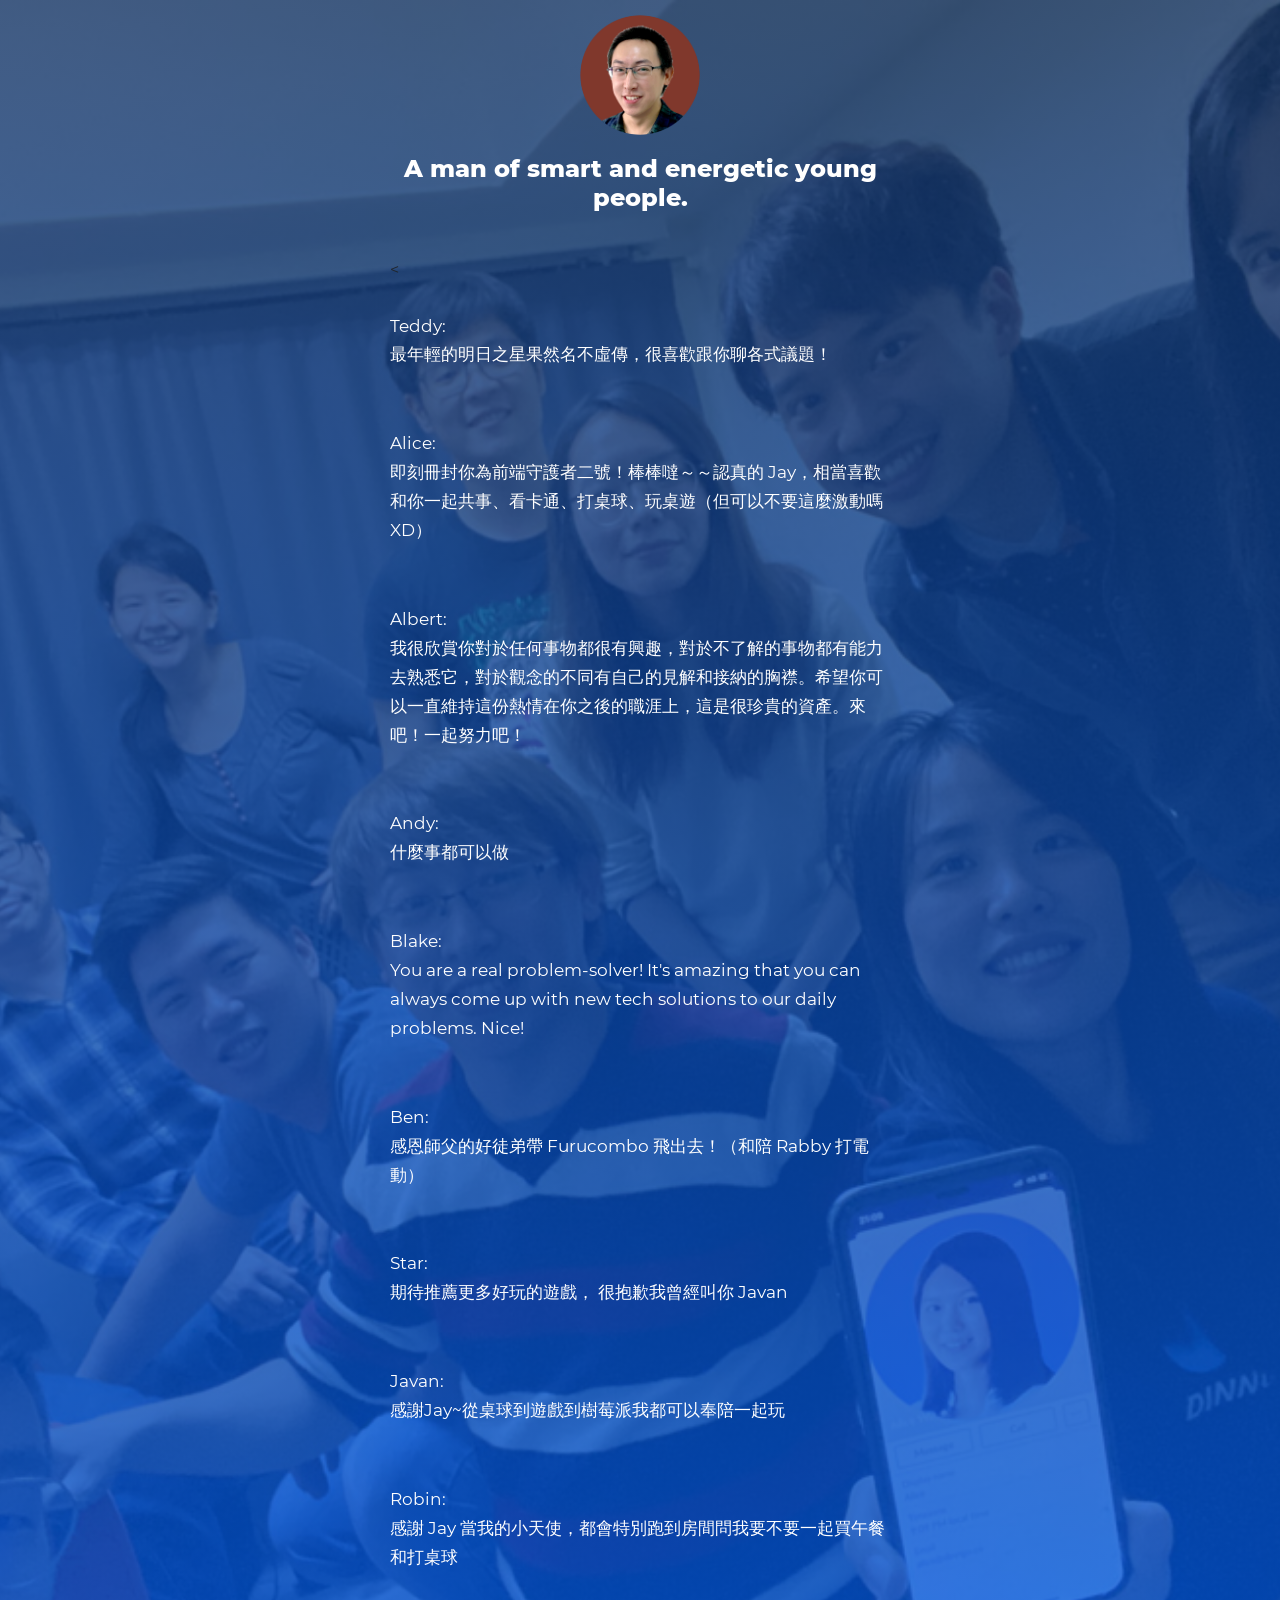
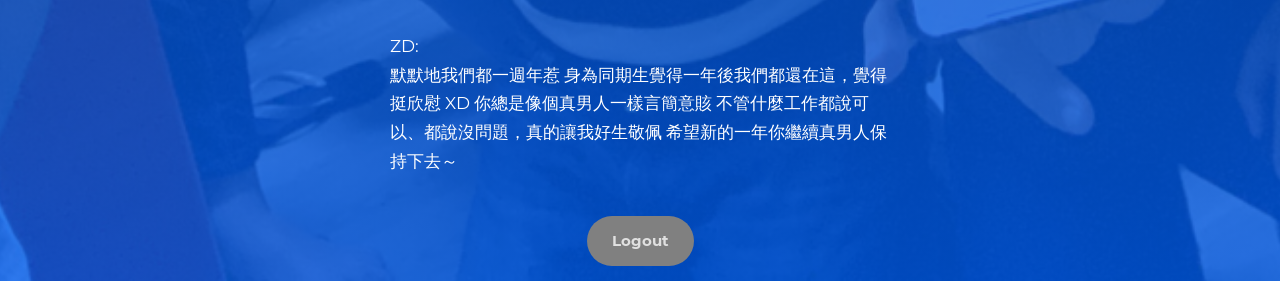
<file: a_man_of_smart_and_energetic_young_people.html>
<!DOCTYPE html>
<html lang="en">
<head>
	<title>Login DINNGO</title>
	<meta charset="UTF-8">
	<meta name="viewport" content="width=device-width, initial-scale=1">
<!--===============================================================================================-->
	<link rel="icon" type="image/png" href="images/icons/favicon.ico"/>
<!--===============================================================================================-->
	<link rel="stylesheet" type="text/css" href="vendor/bootstrap/css/bootstrap.min.css">
<!--===============================================================================================-->
	<link rel="stylesheet" type="text/css" href="fonts/font-awesome-4.7.0/css/font-awesome.min.css">
<!--===============================================================================================-->
	<link rel="stylesheet" type="text/css" href="fonts/Linearicons-Free-v1.0.0/icon-font.min.css">
<!--===============================================================================================-->
	<link rel="stylesheet" type="text/css" href="vendor/animate/animate.css">
<!--===============================================================================================-->
	<link rel="stylesheet" type="text/css" href="vendor/css-hamburgers/hamburgers.min.css">
<!--===============================================================================================-->
	<link rel="stylesheet" type="text/css" href="vendor/select2/select2.min.css">
<!--===============================================================================================-->
	<link rel="stylesheet" type="text/css" href="css/util.css">
	<link rel="stylesheet" type="text/css" href="css/main.css">
<!--===============================================================================================-->
</head>
<body style="background-color:#3D5374;">

	<div class="limiter">
		<div class="container-login100" style="background-image: url('images/img-01.jpg');">
			<div class="wrap-500">
				<form class="login100-form validate-logout-form">
					<div class="login100-form-avatar">
						<img src="images/Jay.png" alt="AVATAR">
					</div>

					<span class="login100-form-title p-t-20 p-b-45">
						A man of smart and energetic young people.
					</span>

					<div>
						<
						<p class="word">
							Teddy:<br>
							最年輕的明日之星果然名不虛傳，很喜歡跟你聊各式議題！
						</p>
					</div>


					<div>
						<p class="word">
							Alice:<br>
							即刻冊封你為前端守護者二號！棒棒噠～～認真的 Jay，相當喜歡和你一起共事、看卡通、打桌球、玩桌遊（但可以不要這麼激動嗎XD）
						</p>
					</div>


					<div>
						<p class="word">
							Albert:<br>
							我很欣賞你對於任何事物都很有興趣，對於不了解的事物都有能力去熟悉它，對於觀念的不同有自己的見解和接納的胸襟。希望你可以一直維持這份熱情在你之後的職涯上，這是很珍貴的資產。來吧！一起努力吧！
						</p>
					</div>



					<div>
						<p class="word">
							Andy:<br>
							什麼事都可以做
						</p>
					</div>


					<div>
						<p class="word">
							Blake:<br>
							You are a real problem-solver! It's amazing that you can always come up with new tech solutions to our daily problems. Nice!
						</p>
					</div>



					<div>
						<p class="word">
							Ben:<br>
							感恩師父的好徒弟帶 Furucombo 飛出去！（和陪 Rabby 打電動）
						</p>
					</div>


					<div>
						<p class="word">
							Star:<br>
							期待推薦更多好玩的遊戲， 很抱歉我曾經叫你 Javan
						</p>
					</div>


					<div>
						<p class="word">
							Javan:<br>
							感謝Jay~從桌球到遊戲到樹莓派我都可以奉陪一起玩
						</p>
					</div>

					<div>
						<p class="word">
							Robin:<br>
							感謝 Jay 當我的小天使，都會特別跑到房間問我要不要一起買午餐和打桌球
						</p>
					</div>


					<div>
						<p class="word">
							ZD:<br>
							默默地我們都一週年惹
身為同期生覺得一年後我們都還在這，覺得挺欣慰 XD
你總是像個真男人一樣言簡意賅
不管什麼工作都說可以、都說沒問題，真的讓我好生敬佩
希望新的一年你繼續真男人保持下去～
						</p>
					</div>






					<div class="container-login100-form-btn p-t-10">
						<button type="button" class="logout100-form-btn" onclick="location.href='/';">
							Logout
						</button>
					</div>
				</form>
			</div>
		</div>
	</div>




<!--===============================================================================================-->
	<script src="vendor/jquery/jquery-3.2.1.min.js"></script>
<!--===============================================================================================-->
	<script src="vendor/bootstrap/js/popper.js"></script>
	<script src="vendor/bootstrap/js/bootstrap.min.js"></script>
<!--===============================================================================================-->
	<script src="vendor/select2/select2.min.js"></script>
<!--===============================================================================================-->
	<script src="js/main.js"></script>

</body>
</html>
</file>
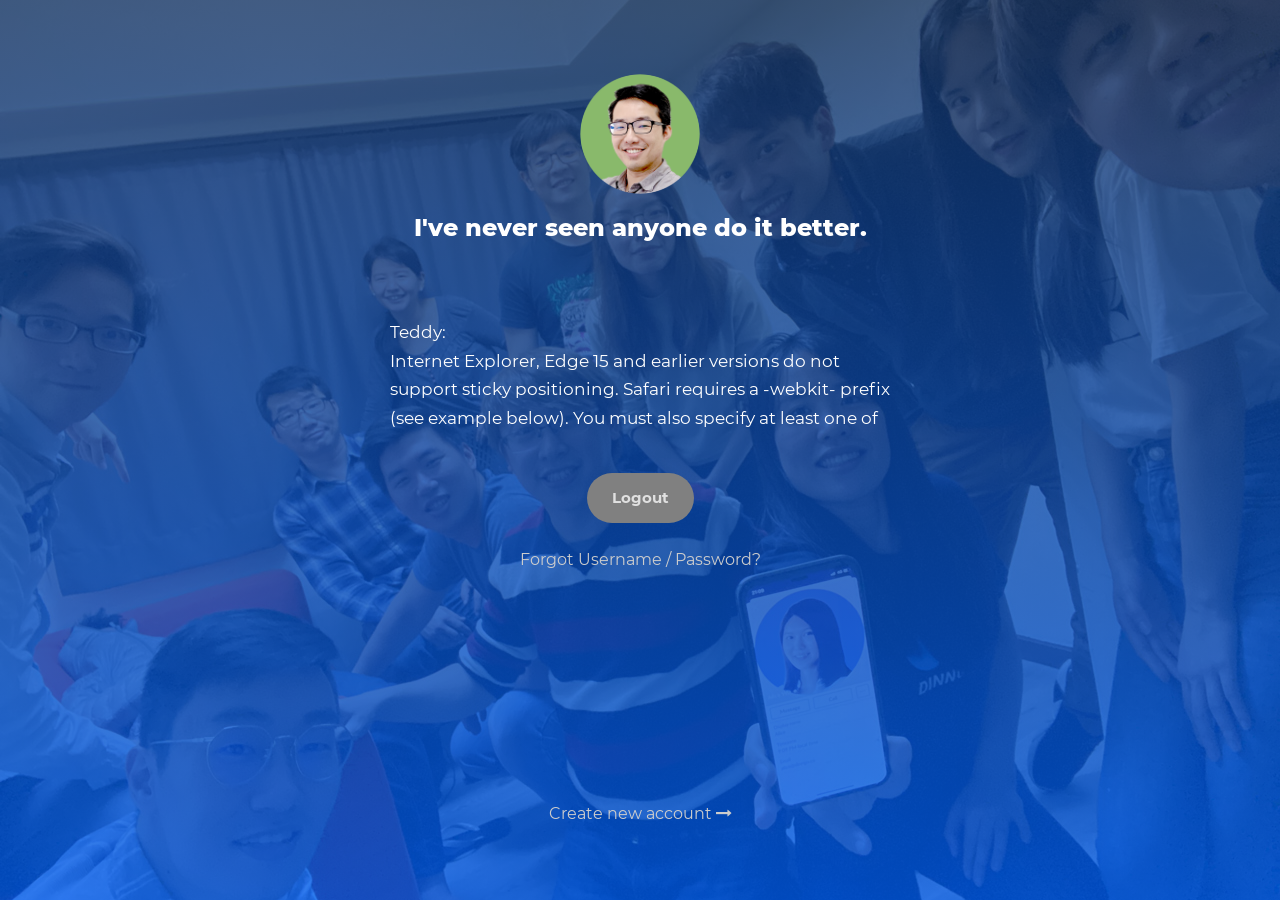
<file: andy.html>
<!DOCTYPE html>
<html lang="en">
<head>
	<title>Login DINNGO</title>
	<meta charset="UTF-8">
	<meta name="viewport" content="width=device-width, initial-scale=1">
<!--===============================================================================================-->
	<link rel="icon" type="image/png" href="images/icons/favicon.ico"/>
<!--===============================================================================================-->
	<link rel="stylesheet" type="text/css" href="vendor/bootstrap/css/bootstrap.min.css">
<!--===============================================================================================-->
	<link rel="stylesheet" type="text/css" href="fonts/font-awesome-4.7.0/css/font-awesome.min.css">
<!--===============================================================================================-->
	<link rel="stylesheet" type="text/css" href="fonts/Linearicons-Free-v1.0.0/icon-font.min.css">
<!--===============================================================================================-->
	<link rel="stylesheet" type="text/css" href="vendor/animate/animate.css">
<!--===============================================================================================-->
	<link rel="stylesheet" type="text/css" href="vendor/css-hamburgers/hamburgers.min.css">
<!--===============================================================================================-->
	<link rel="stylesheet" type="text/css" href="vendor/select2/select2.min.css">
<!--===============================================================================================-->
	<link rel="stylesheet" type="text/css" href="css/util.css">
	<link rel="stylesheet" type="text/css" href="css/main.css">
<!--===============================================================================================-->
</head>
<body style="background-color:#3D5374;">

	<div class="limiter">
		<div class="container-login100" style="background-image: url('images/img-01.jpg');">
			<div class="wrap-500">
				<form class="login100-form validate-logout-form">
					<div class="login100-form-avatar">
						<img src="images/Andy.png" alt="AVATAR">
					</div>

					<span class="login100-form-title p-t-20 p-b-45">
						I've never seen anyone do it better.
					</span>

					<div>
						<p class="word">
							Teddy:<br>
							Internet Explorer, Edge 15 and earlier versions do not support sticky positioning. Safari requires a -webkit-
							prefix (see example below). You must also specify at least one of
						</p>

					</div>

					<div class="container-login100-form-btn p-t-10">
						<button type="button" class="logout100-form-btn" onclick="location.href='/';">
							Logout
						</button>
					</div>

					<div class="text-center w-full p-t-25 p-b-230">
						<a href="#" class="txt1">
							Forgot Username / Password?
						</a>
					</div>

					<div class="text-center w-full">
						<a class="txt1" href="#">
							Create new account
							<i class="fa fa-long-arrow-right"></i>
						</a>
					</div>
				</form>
			</div>
		</div>
	</div>




<!--===============================================================================================-->
	<script src="vendor/jquery/jquery-3.2.1.min.js"></script>
<!--===============================================================================================-->
	<script src="vendor/bootstrap/js/popper.js"></script>
	<script src="vendor/bootstrap/js/bootstrap.min.js"></script>
<!--===============================================================================================-->
	<script src="vendor/select2/select2.min.js"></script>
<!--===============================================================================================-->
	<script src="js/main.js"></script>

</body>
</html>
</file>
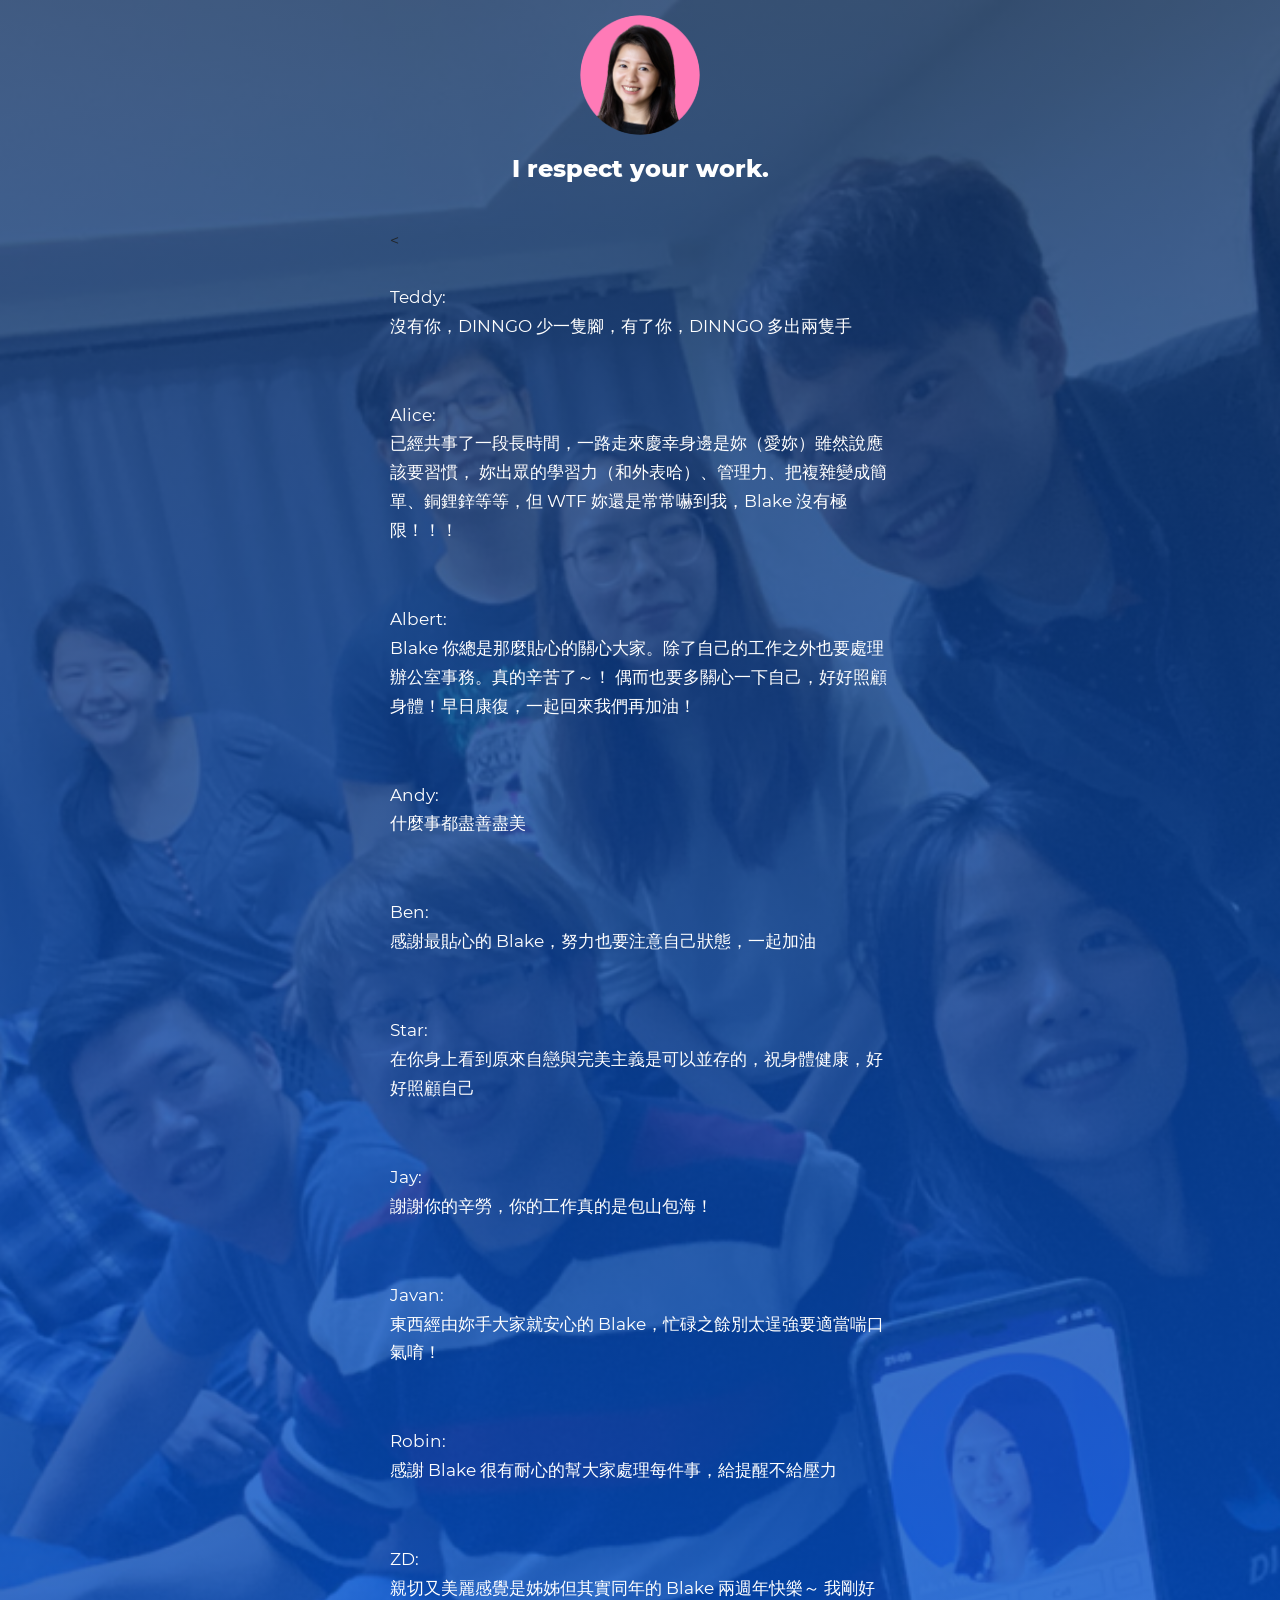
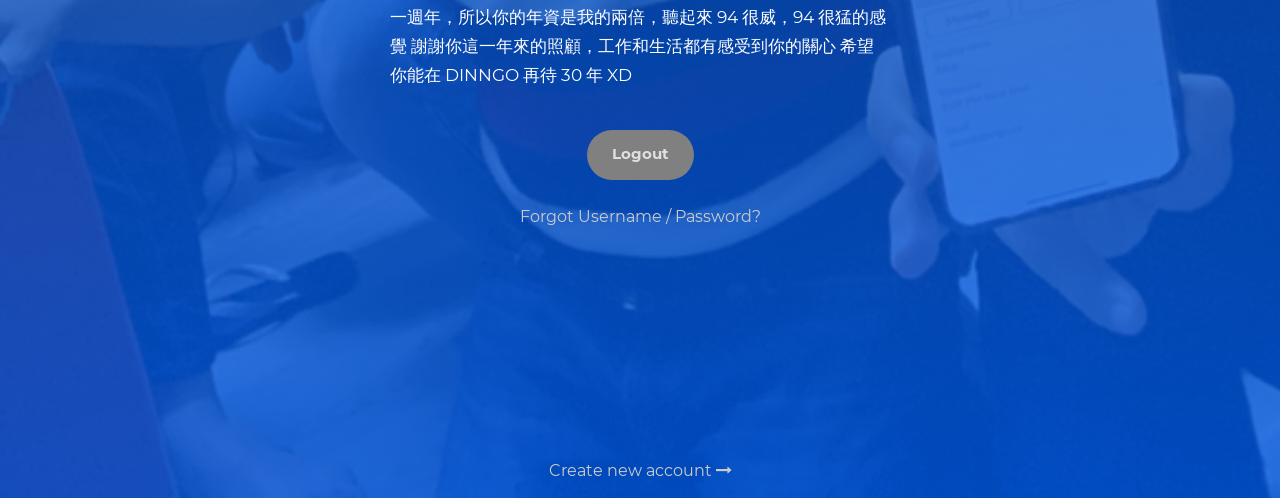
<file: blake.html>
<!DOCTYPE html>
<html lang="en">
<head>
	<title>Login DINNGO</title>
	<meta charset="UTF-8">
	<meta name="viewport" content="width=device-width, initial-scale=1">
<!--===============================================================================================-->
	<link rel="icon" type="image/png" href="images/icons/favicon.ico"/>
<!--===============================================================================================-->
	<link rel="stylesheet" type="text/css" href="vendor/bootstrap/css/bootstrap.min.css">
<!--===============================================================================================-->
	<link rel="stylesheet" type="text/css" href="fonts/font-awesome-4.7.0/css/font-awesome.min.css">
<!--===============================================================================================-->
	<link rel="stylesheet" type="text/css" href="fonts/Linearicons-Free-v1.0.0/icon-font.min.css">
<!--===============================================================================================-->
	<link rel="stylesheet" type="text/css" href="vendor/animate/animate.css">
<!--===============================================================================================-->
	<link rel="stylesheet" type="text/css" href="vendor/css-hamburgers/hamburgers.min.css">
<!--===============================================================================================-->
	<link rel="stylesheet" type="text/css" href="vendor/select2/select2.min.css">
<!--===============================================================================================-->
	<link rel="stylesheet" type="text/css" href="css/util.css">
	<link rel="stylesheet" type="text/css" href="css/main.css">
<!--===============================================================================================-->
</head>
<body style="background-color:#3D5374;">

	<div class="limiter">
		<div class="container-login100" style="background-image: url('images/img-01.jpg');">
			<div class="wrap-500">
				<form class="login100-form validate-logout-form">
					<div class="login100-form-avatar">
						<img src="images/Blake.png" alt="AVATAR">
					</div>

					<span class="login100-form-title p-t-20 p-b-45">
						I respect your work.
					</span>

					<div>
						<
						<p class="word">
							Teddy:<br>
							沒有你，DINNGO 少一隻腳，有了你，DINNGO 多出兩隻手
						</p>
					</div>


					<div>
						<p class="word">
							Alice:<br>
							已經共事了一段長時間，一路走來慶幸身邊是妳（愛妳）雖然說應該要習慣，
							妳出眾的學習力（和外表哈）、管理力、把複雜變成簡單、銅鋰鋅等等，但 WTF 妳還是常常嚇到我，Blake 沒有極限！！！
						</p>
					</div>


					<div>
						<p class="word">
							Albert:<br>
							Blake 你總是那麼貼心的關心大家。除了自己的工作之外也要處理辦公室事務。真的辛苦了～！ 偶而也要多關心一下自己，好好照顧身體！早日康復，一起回來我們再加油！
						</p>
					</div>



					<div>
						<p class="word">
							Andy:<br>
							什麼事都盡善盡美
						</p>
					</div>


					<div>
						<p class="word">
							Ben:<br>
							感謝最貼心的 Blake，努力也要注意自己狀態，一起加油
						</p>
					</div>


					<div>
						<p class="word">
							Star:<br>
							在你身上看到原來自戀與完美主義是可以並存的，祝身體健康，好好照顧自己
						</p>
					</div>


					<div>
						<p class="word">
							Jay:<br>
							謝謝你的辛勞，你的工作真的是包山包海！
						</p>
					</div>


					<div>
						<p class="word">
							Javan:<br>
							東西經由妳手大家就安心的 Blake，忙碌之餘別太逞強要適當喘口氣唷！
						</p>
					</div>

					<div>
						<p class="word">
							Robin:<br>
							感謝 Blake 很有耐心的幫大家處理每件事，給提醒不給壓力
						</p>
					</div>


					<div>
						<p class="word">
							ZD:<br>
							親切又美麗感覺是姊姊但其實同年的 Blake 兩週年快樂～
我剛好一週年，所以你的年資是我的兩倍，聽起來 94 很威，94 很猛的感覺
謝謝你這一年來的照顧，工作和生活都有感受到你的關心
希望你能在 DINNGO 再待 30 年 XD
						</p>
					</div>






					<div class="container-login100-form-btn p-t-10">
						<button type="button" class="logout100-form-btn" onclick="location.href='/';">
							Logout
						</button>
					</div>

					<div class="text-center w-full p-t-25 p-b-230">
						<a href="#" class="txt1">
							Forgot Username / Password?
						</a>
					</div>

					<div class="text-center w-full">
						<a class="txt1" href="#">
							Create new account
							<i class="fa fa-long-arrow-right"></i>
						</a>
					</div>
				</form>
			</div>
		</div>
	</div>




<!--===============================================================================================-->
	<script src="vendor/jquery/jquery-3.2.1.min.js"></script>
<!--===============================================================================================-->
	<script src="vendor/bootstrap/js/popper.js"></script>
	<script src="vendor/bootstrap/js/bootstrap.min.js"></script>
<!--===============================================================================================-->
	<script src="vendor/select2/select2.min.js"></script>
<!--===============================================================================================-->
	<script src="js/main.js"></script>

</body>
</html>
</file>
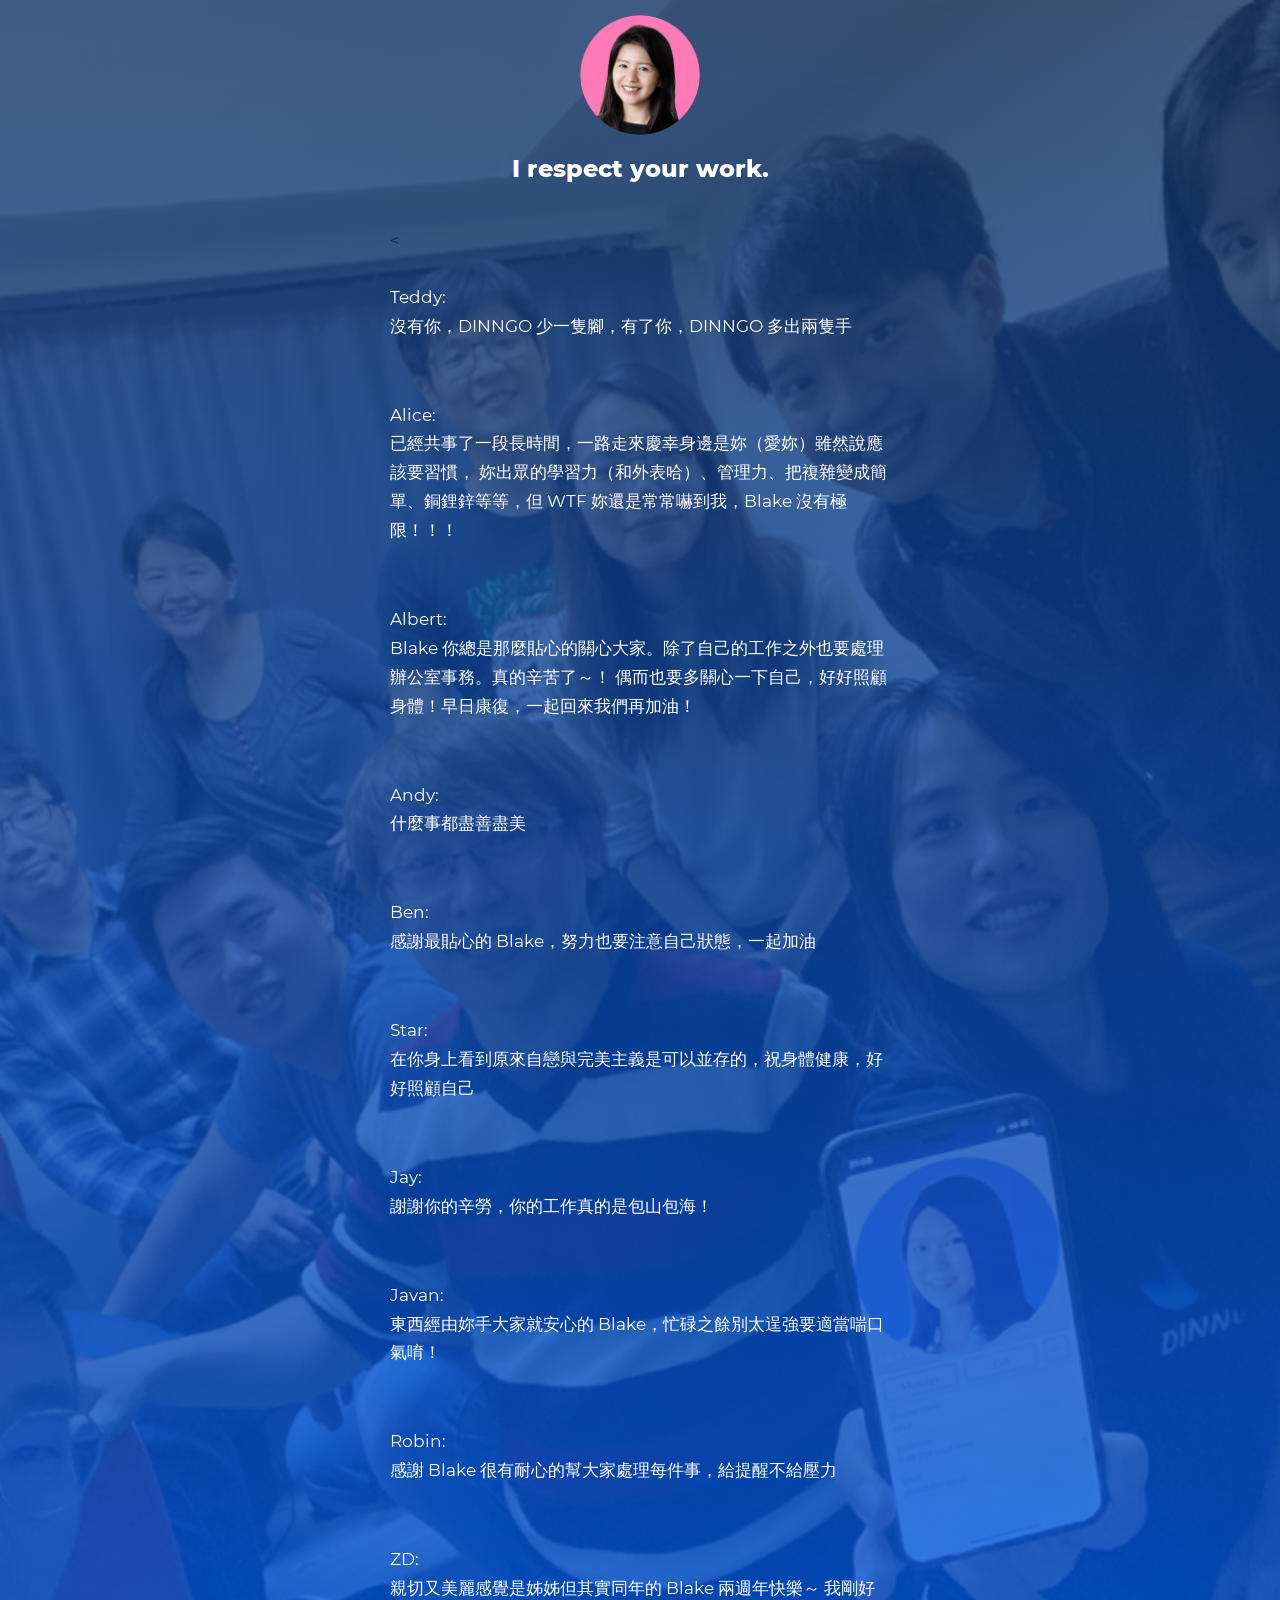
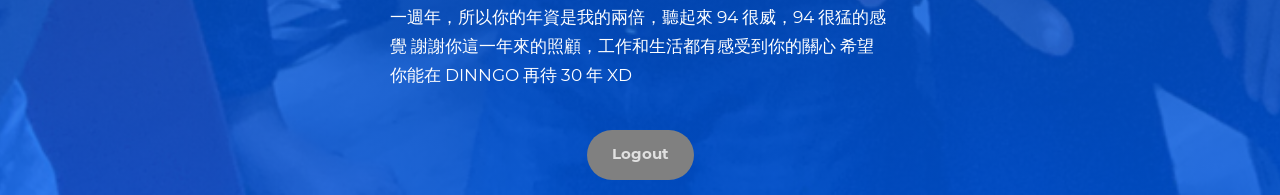
<file: i_respect_your_work.html>
<!DOCTYPE html>
<html lang="en">
<head>
	<title>Login DINNGO</title>
	<meta charset="UTF-8">
	<meta name="viewport" content="width=device-width, initial-scale=1">
<!--===============================================================================================-->
	<link rel="icon" type="image/png" href="images/icons/favicon.ico"/>
<!--===============================================================================================-->
	<link rel="stylesheet" type="text/css" href="vendor/bootstrap/css/bootstrap.min.css">
<!--===============================================================================================-->
	<link rel="stylesheet" type="text/css" href="fonts/font-awesome-4.7.0/css/font-awesome.min.css">
<!--===============================================================================================-->
	<link rel="stylesheet" type="text/css" href="fonts/Linearicons-Free-v1.0.0/icon-font.min.css">
<!--===============================================================================================-->
	<link rel="stylesheet" type="text/css" href="vendor/animate/animate.css">
<!--===============================================================================================-->
	<link rel="stylesheet" type="text/css" href="vendor/css-hamburgers/hamburgers.min.css">
<!--===============================================================================================-->
	<link rel="stylesheet" type="text/css" href="vendor/select2/select2.min.css">
<!--===============================================================================================-->
	<link rel="stylesheet" type="text/css" href="css/util.css">
	<link rel="stylesheet" type="text/css" href="css/main.css">
<!--===============================================================================================-->
</head>
<body style="background-color:#3D5374;">

	<div class="limiter">
		<div class="container-login100" style="background-image: url('images/img-01.jpg');">
			<div class="wrap-500">
				<form class="login100-form validate-logout-form">
					<div class="login100-form-avatar">
						<img src="images/Blake.png" alt="AVATAR">
					</div>

					<span class="login100-form-title p-t-20 p-b-45">
						I respect your work.
					</span>

					<div>
						<
						<p class="word">
							Teddy:<br>
							沒有你，DINNGO 少一隻腳，有了你，DINNGO 多出兩隻手
						</p>
					</div>


					<div>
						<p class="word">
							Alice:<br>
							已經共事了一段長時間，一路走來慶幸身邊是妳（愛妳）雖然說應該要習慣，
							妳出眾的學習力（和外表哈）、管理力、把複雜變成簡單、銅鋰鋅等等，但 WTF 妳還是常常嚇到我，Blake 沒有極限！！！
						</p>
					</div>


					<div>
						<p class="word">
							Albert:<br>
							Blake 你總是那麼貼心的關心大家。除了自己的工作之外也要處理辦公室事務。真的辛苦了～！ 偶而也要多關心一下自己，好好照顧身體！早日康復，一起回來我們再加油！
						</p>
					</div>



					<div>
						<p class="word">
							Andy:<br>
							什麼事都盡善盡美
						</p>
					</div>


					<div>
						<p class="word">
							Ben:<br>
							感謝最貼心的 Blake，努力也要注意自己狀態，一起加油
						</p>
					</div>


					<div>
						<p class="word">
							Star:<br>
							在你身上看到原來自戀與完美主義是可以並存的，祝身體健康，好好照顧自己
						</p>
					</div>


					<div>
						<p class="word">
							Jay:<br>
							謝謝你的辛勞，你的工作真的是包山包海！
						</p>
					</div>


					<div>
						<p class="word">
							Javan:<br>
							東西經由妳手大家就安心的 Blake，忙碌之餘別太逞強要適當喘口氣唷！
						</p>
					</div>

					<div>
						<p class="word">
							Robin:<br>
							感謝 Blake 很有耐心的幫大家處理每件事，給提醒不給壓力
						</p>
					</div>


					<div>
						<p class="word">
							ZD:<br>
							親切又美麗感覺是姊姊但其實同年的 Blake 兩週年快樂～
我剛好一週年，所以你的年資是我的兩倍，聽起來 94 很威，94 很猛的感覺
謝謝你這一年來的照顧，工作和生活都有感受到你的關心
希望你能在 DINNGO 再待 30 年 XD
						</p>
					</div>






					<div class="container-login100-form-btn p-t-10">
						<button type="button" class="logout100-form-btn" onclick="location.href='/';">
							Logout
						</button>
					</div>


				</form>
			</div>
		</div>
	</div>




<!--===============================================================================================-->
	<script src="vendor/jquery/jquery-3.2.1.min.js"></script>
<!--===============================================================================================-->
	<script src="vendor/bootstrap/js/popper.js"></script>
	<script src="vendor/bootstrap/js/bootstrap.min.js"></script>
<!--===============================================================================================-->
	<script src="vendor/select2/select2.min.js"></script>
<!--===============================================================================================-->
	<script src="js/main.js"></script>

</body>
</html>
</file>
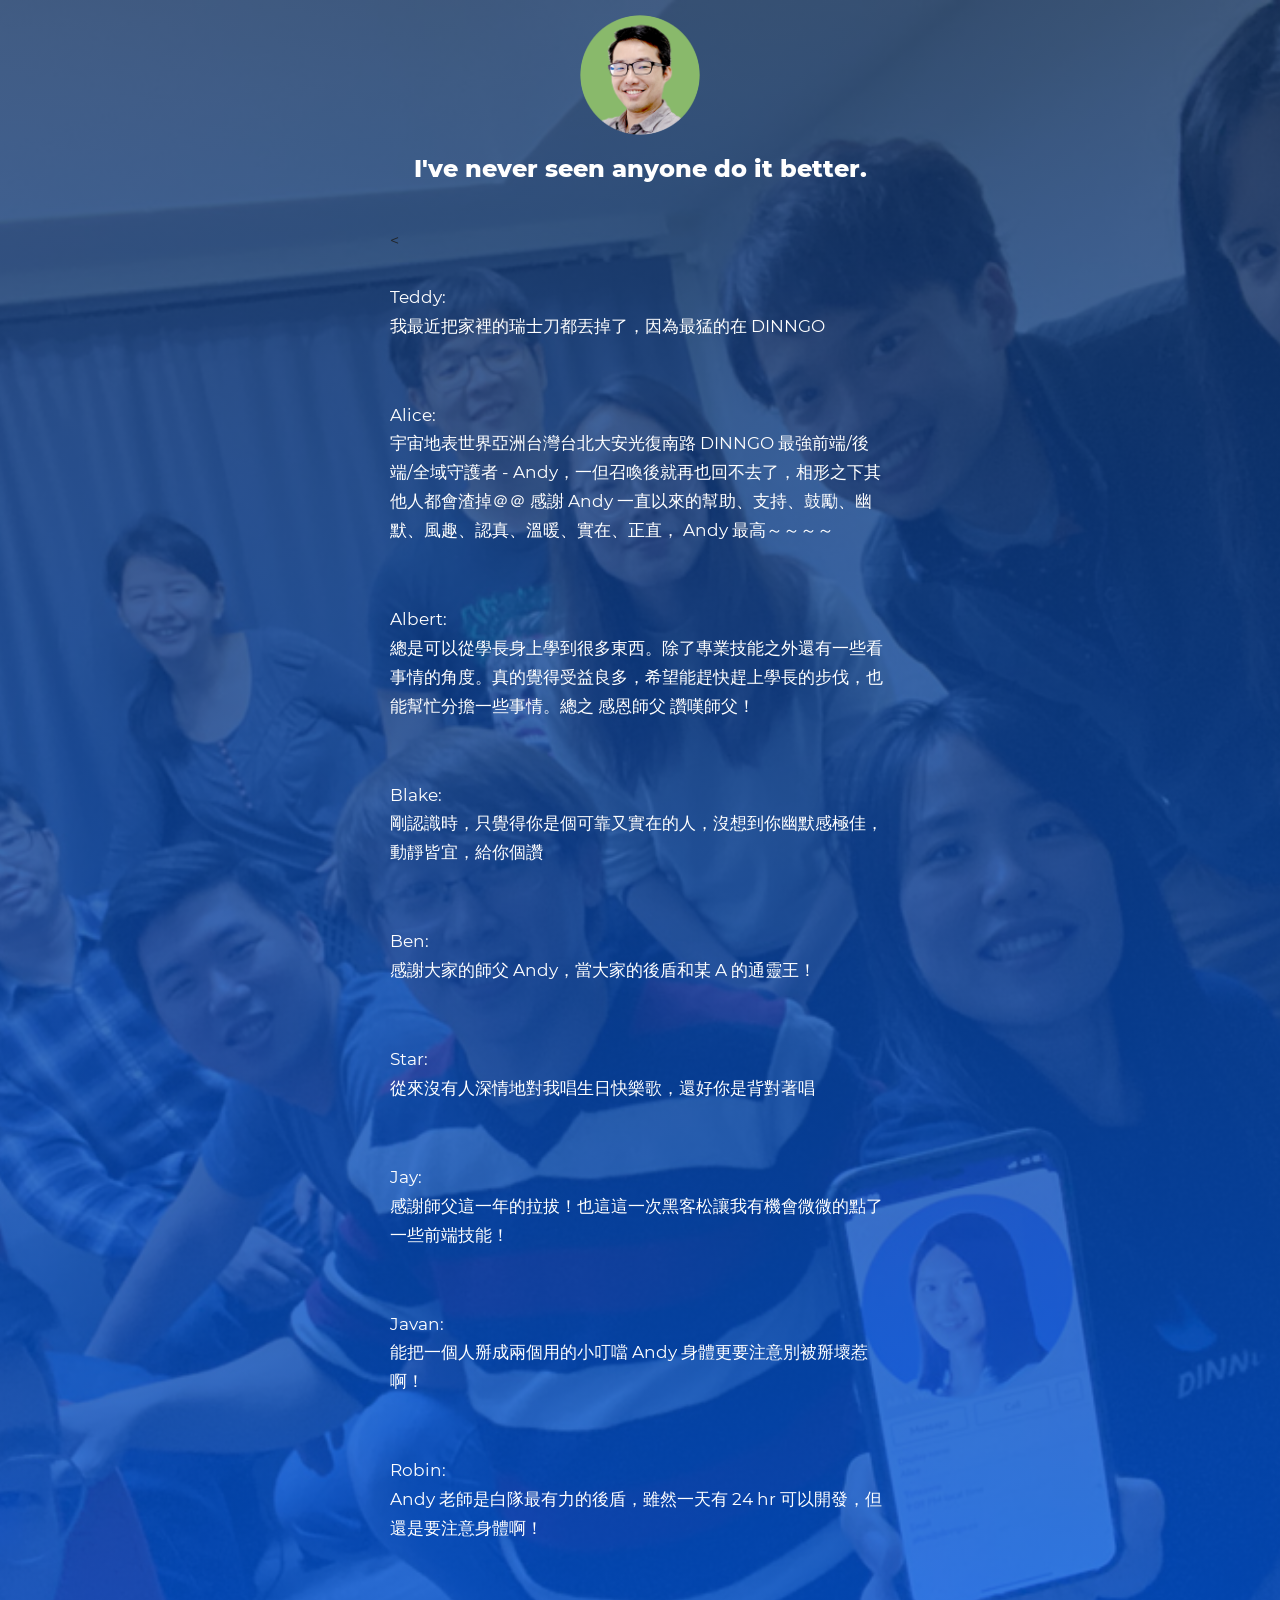
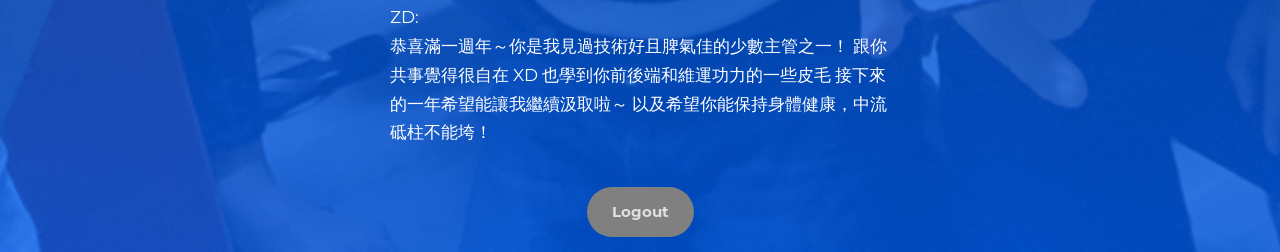
<file: i_ve_never_seen_anyone_do_it_better.html>
<!DOCTYPE html>
<html lang="en">
<head>
	<title>Login DINNGO</title>
	<meta charset="UTF-8">
	<meta name="viewport" content="width=device-width, initial-scale=1">
<!--===============================================================================================-->
	<link rel="icon" type="image/png" href="images/icons/favicon.ico"/>
<!--===============================================================================================-->
	<link rel="stylesheet" type="text/css" href="vendor/bootstrap/css/bootstrap.min.css">
<!--===============================================================================================-->
	<link rel="stylesheet" type="text/css" href="fonts/font-awesome-4.7.0/css/font-awesome.min.css">
<!--===============================================================================================-->
	<link rel="stylesheet" type="text/css" href="fonts/Linearicons-Free-v1.0.0/icon-font.min.css">
<!--===============================================================================================-->
	<link rel="stylesheet" type="text/css" href="vendor/animate/animate.css">
<!--===============================================================================================-->
	<link rel="stylesheet" type="text/css" href="vendor/css-hamburgers/hamburgers.min.css">
<!--===============================================================================================-->
	<link rel="stylesheet" type="text/css" href="vendor/select2/select2.min.css">
<!--===============================================================================================-->
	<link rel="stylesheet" type="text/css" href="css/util.css">
	<link rel="stylesheet" type="text/css" href="css/main.css">
<!--===============================================================================================-->
</head>
<body style="background-color:#3D5374;">

	<div class="limiter">
		<div class="container-login100" style="background-image: url('images/img-01.jpg');">
			<div class="wrap-500">
				<form class="login100-form validate-logout-form">
					<div class="login100-form-avatar">
						<img src="images/Andy.png" alt="AVATAR">
					</div>

					<span class="login100-form-title p-t-20 p-b-45">
						I've never seen anyone do it better.
					</span>

					<div>
						<
						<p class="word">
							Teddy:<br>
							我最近把家裡的瑞士刀都丟掉了，因為最猛的在 DINNGO
						</p>
					</div>


					<div>
						<p class="word">
							Alice:<br>
							宇宙地表世界亞洲台灣台北大安光復南路 DINNGO 最強前端/後端/全域守護者 - Andy，一但召喚後就再也回不去了，相形之下其他人都會渣掉＠＠
							感謝 Andy 一直以來的幫助、支持、鼓勵、幽默、風趣、認真、溫暖、實在、正直， Andy 最高～～～～
						</p>
					</div>


					<div>
						<p class="word">
							Albert:<br>
							總是可以從學長身上學到很多東西。除了專業技能之外還有一些看事情的角度。真的覺得受益良多，希望能趕快趕上學長的步伐，也能幫忙分擔一些事情。總之 感恩師父 讚嘆師父！
						</p>
					</div>



					<div>
						<p class="word">
							Blake:<br>
							剛認識時，只覺得你是個可靠又實在的人，沒想到你幽默感極佳，動靜皆宜，給你個讚
						</p>
					</div>


					<div>
						<p class="word">
							Ben:<br>
							感謝大家的師父 Andy，當大家的後盾和某 A 的通靈王！
						</p>
					</div>


					<div>
						<p class="word">
							Star:<br>
							從來沒有人深情地對我唱生日快樂歌，還好你是背對著唱
						</p>
					</div>


					<div>
						<p class="word">
							Jay:<br>
							感謝師父這一年的拉拔！也這這一次黑客松讓我有機會微微的點了一些前端技能！
						</p>
					</div>


					<div>
						<p class="word">
							Javan:<br>
							能把一個人掰成兩個用的小叮噹 Andy 身體更要注意別被掰壞惹啊！
						</p>
					</div>

					<div>
						<p class="word">
							Robin:<br>
							Andy 老師是白隊最有力的後盾，雖然一天有 24 hr 可以開發，但還是要注意身體啊！
						</p>
					</div>


					<div>
						<p class="word">
							ZD:<br>
							恭喜滿一週年～你是我見過技術好且脾氣佳的少數主管之一！
跟你共事覺得很自在 XD
也學到你前後端和維運功力的一些皮毛
接下來的一年希望能讓我繼續汲取啦～
以及希望你能保持身體健康，中流砥柱不能垮！
						</p>
					</div>






					<div class="container-login100-form-btn p-t-10">
						<button type="button" class="logout100-form-btn" onclick="location.href='/';">
							Logout
						</button>
					</div>

				</form>
			</div>
		</div>
	</div>




<!--===============================================================================================-->
	<script src="vendor/jquery/jquery-3.2.1.min.js"></script>
<!--===============================================================================================-->
	<script src="vendor/bootstrap/js/popper.js"></script>
	<script src="vendor/bootstrap/js/bootstrap.min.js"></script>
<!--===============================================================================================-->
	<script src="vendor/select2/select2.min.js"></script>
<!--===============================================================================================-->
	<script src="js/main.js"></script>

</body>
</html>
</file>
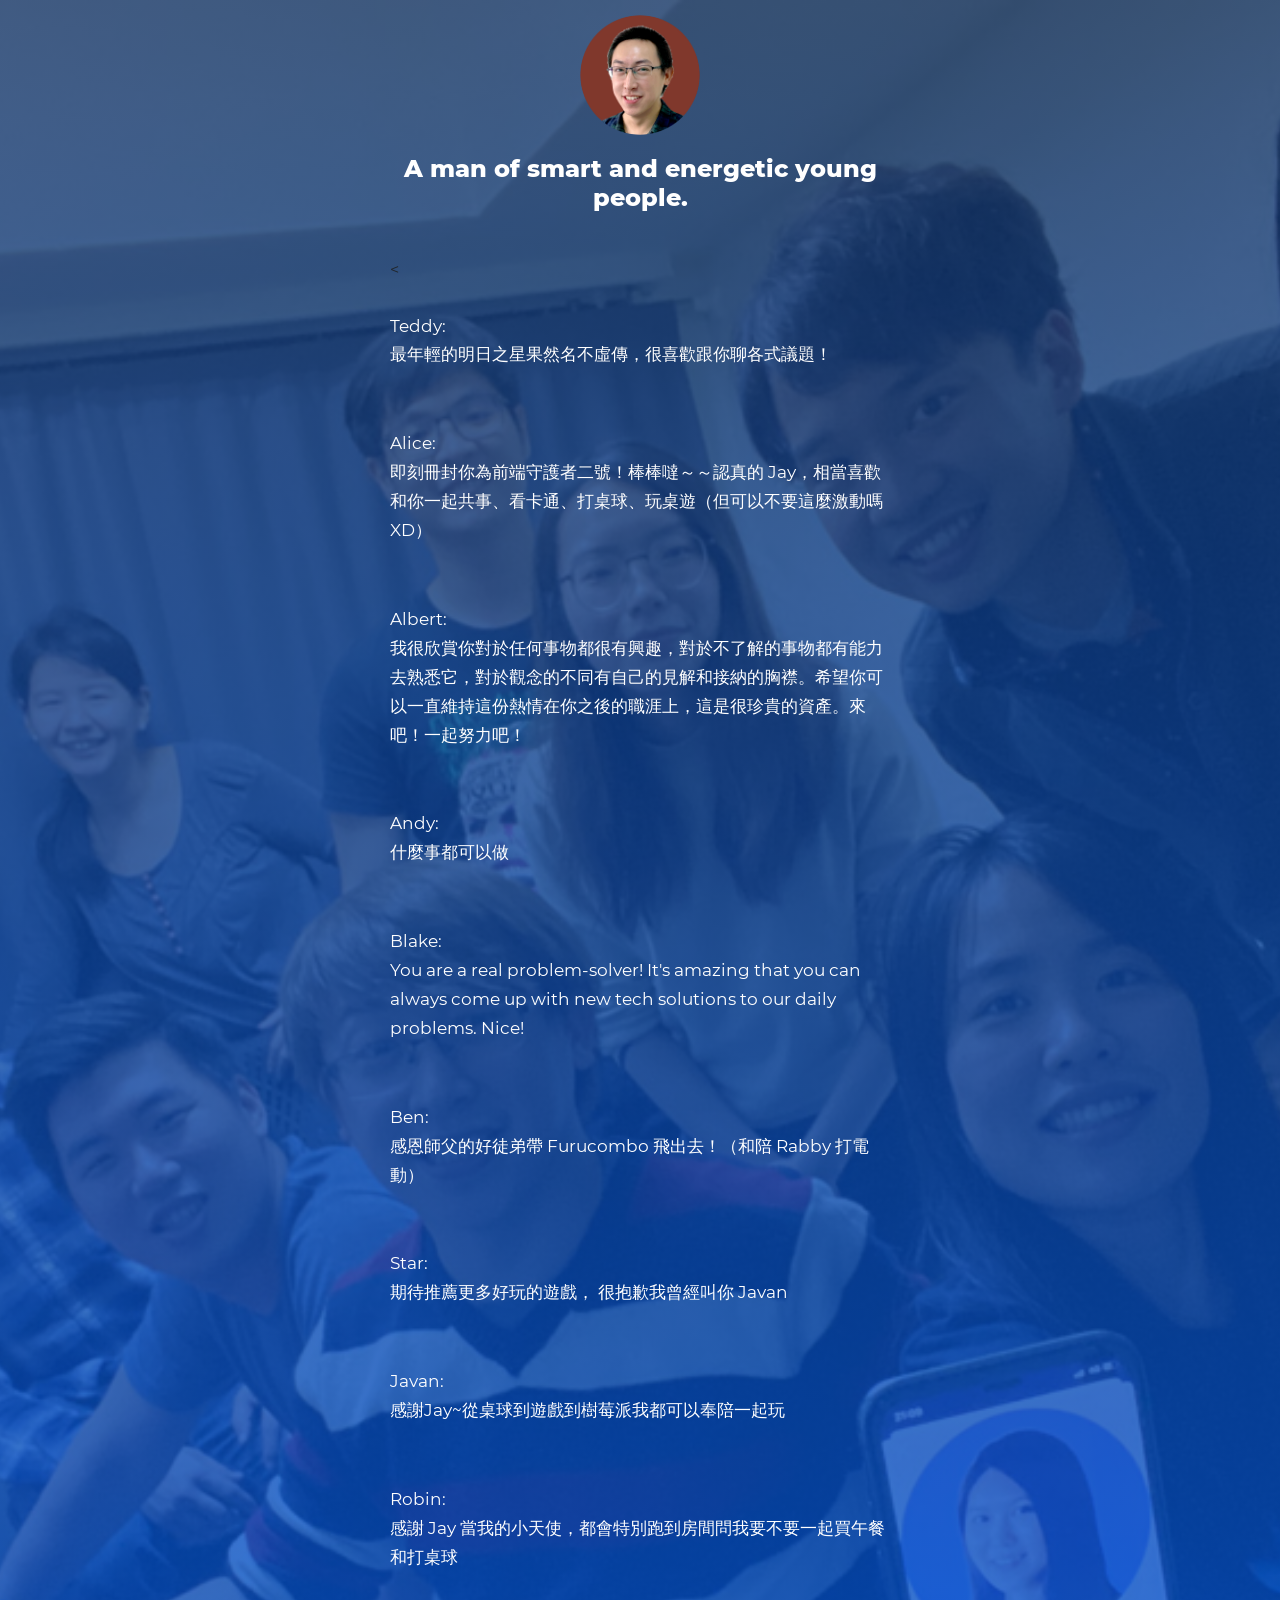
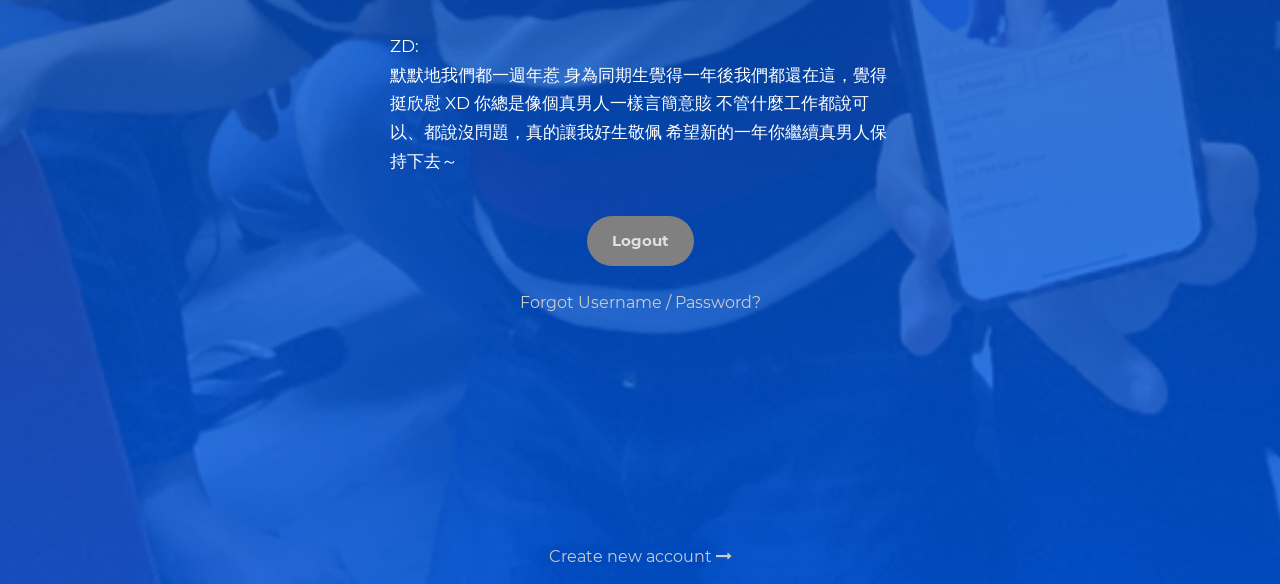
<file: jay.html>
<!DOCTYPE html>
<html lang="en">
<head>
	<title>Login DINNGO</title>
	<meta charset="UTF-8">
	<meta name="viewport" content="width=device-width, initial-scale=1">
<!--===============================================================================================-->
	<link rel="icon" type="image/png" href="images/icons/favicon.ico"/>
<!--===============================================================================================-->
	<link rel="stylesheet" type="text/css" href="vendor/bootstrap/css/bootstrap.min.css">
<!--===============================================================================================-->
	<link rel="stylesheet" type="text/css" href="fonts/font-awesome-4.7.0/css/font-awesome.min.css">
<!--===============================================================================================-->
	<link rel="stylesheet" type="text/css" href="fonts/Linearicons-Free-v1.0.0/icon-font.min.css">
<!--===============================================================================================-->
	<link rel="stylesheet" type="text/css" href="vendor/animate/animate.css">
<!--===============================================================================================-->
	<link rel="stylesheet" type="text/css" href="vendor/css-hamburgers/hamburgers.min.css">
<!--===============================================================================================-->
	<link rel="stylesheet" type="text/css" href="vendor/select2/select2.min.css">
<!--===============================================================================================-->
	<link rel="stylesheet" type="text/css" href="css/util.css">
	<link rel="stylesheet" type="text/css" href="css/main.css">
<!--===============================================================================================-->
</head>
<body style="background-color:#3D5374;">

	<div class="limiter">
		<div class="container-login100" style="background-image: url('images/img-01.jpg');">
			<div class="wrap-500">
				<form class="login100-form validate-logout-form">
					<div class="login100-form-avatar">
						<img src="images/Jay.png" alt="AVATAR">
					</div>

					<span class="login100-form-title p-t-20 p-b-45">
						A man of smart and energetic young people.
					</span>

					<div>
						<
						<p class="word">
							Teddy:<br>
							最年輕的明日之星果然名不虛傳，很喜歡跟你聊各式議題！
						</p>
					</div>


					<div>
						<p class="word">
							Alice:<br>
							即刻冊封你為前端守護者二號！棒棒噠～～認真的 Jay，相當喜歡和你一起共事、看卡通、打桌球、玩桌遊（但可以不要這麼激動嗎XD）
						</p>
					</div>


					<div>
						<p class="word">
							Albert:<br>
							我很欣賞你對於任何事物都很有興趣，對於不了解的事物都有能力去熟悉它，對於觀念的不同有自己的見解和接納的胸襟。希望你可以一直維持這份熱情在你之後的職涯上，這是很珍貴的資產。來吧！一起努力吧！
						</p>
					</div>



					<div>
						<p class="word">
							Andy:<br>
							什麼事都可以做
						</p>
					</div>


					<div>
						<p class="word">
							Blake:<br>
							You are a real problem-solver! It's amazing that you can always come up with new tech solutions to our daily problems. Nice!
						</p>
					</div>



					<div>
						<p class="word">
							Ben:<br>
							感恩師父的好徒弟帶 Furucombo 飛出去！（和陪 Rabby 打電動）
						</p>
					</div>


					<div>
						<p class="word">
							Star:<br>
							期待推薦更多好玩的遊戲， 很抱歉我曾經叫你 Javan
						</p>
					</div>


					<div>
						<p class="word">
							Javan:<br>
							感謝Jay~從桌球到遊戲到樹莓派我都可以奉陪一起玩
						</p>
					</div>

					<div>
						<p class="word">
							Robin:<br>
							感謝 Jay 當我的小天使，都會特別跑到房間問我要不要一起買午餐和打桌球
						</p>
					</div>


					<div>
						<p class="word">
							ZD:<br>
							默默地我們都一週年惹
身為同期生覺得一年後我們都還在這，覺得挺欣慰 XD
你總是像個真男人一樣言簡意賅
不管什麼工作都說可以、都說沒問題，真的讓我好生敬佩
希望新的一年你繼續真男人保持下去～
						</p>
					</div>






					<div class="container-login100-form-btn p-t-10">
						<button type="button" class="logout100-form-btn" onclick="location.href='/';">
							Logout
						</button>
					</div>

					<div class="text-center w-full p-t-25 p-b-230">
						<a href="#" class="txt1">
							Forgot Username / Password?
						</a>
					</div>

					<div class="text-center w-full">
						<a class="txt1" href="#">
							Create new account
							<i class="fa fa-long-arrow-right"></i>
						</a>
					</div>
				</form>
			</div>
		</div>
	</div>




<!--===============================================================================================-->
	<script src="vendor/jquery/jquery-3.2.1.min.js"></script>
<!--===============================================================================================-->
	<script src="vendor/bootstrap/js/popper.js"></script>
	<script src="vendor/bootstrap/js/bootstrap.min.js"></script>
<!--===============================================================================================-->
	<script src="vendor/select2/select2.min.js"></script>
<!--===============================================================================================-->
	<script src="js/main.js"></script>

</body>
</html>
</file>
<file: css/util.css>
/*[ FONT SIZE ]
///////////////////////////////////////////////////////////
*/
.fs-1 {font-size: 1px;}
.fs-2 {font-size: 2px;}
.fs-3 {font-size: 3px;}
.fs-4 {font-size: 4px;}
.fs-5 {font-size: 5px;}
.fs-6 {font-size: 6px;}
.fs-7 {font-size: 7px;}
.fs-8 {font-size: 8px;}
.fs-9 {font-size: 9px;}
.fs-10 {font-size: 10px;}
.fs-11 {font-size: 11px;}
.fs-12 {font-size: 12px;}
.fs-13 {font-size: 13px;}
.fs-14 {font-size: 14px;}
.fs-15 {font-size: 15px;}
.fs-16 {font-size: 16px;}
.fs-17 {font-size: 17px;}
.fs-18 {font-size: 18px;}
.fs-19 {font-size: 19px;}
.fs-20 {font-size: 20px;}
.fs-21 {font-size: 21px;}
.fs-22 {font-size: 22px;}
.fs-23 {font-size: 23px;}
.fs-24 {font-size: 24px;}
.fs-25 {font-size: 25px;}
.fs-26 {font-size: 26px;}
.fs-27 {font-size: 27px;}
.fs-28 {font-size: 28px;}
.fs-29 {font-size: 29px;}
.fs-30 {font-size: 30px;}
.fs-31 {font-size: 31px;}
.fs-32 {font-size: 32px;}
.fs-33 {font-size: 33px;}
.fs-34 {font-size: 34px;}
.fs-35 {font-size: 35px;}
.fs-36 {font-size: 36px;}
.fs-37 {font-size: 37px;}
.fs-38 {font-size: 38px;}
.fs-39 {font-size: 39px;}
.fs-40 {font-size: 40px;}
.fs-41 {font-size: 41px;}
.fs-42 {font-size: 42px;}
.fs-43 {font-size: 43px;}
.fs-44 {font-size: 44px;}
.fs-45 {font-size: 45px;}
.fs-46 {font-size: 46px;}
.fs-47 {font-size: 47px;}
.fs-48 {font-size: 48px;}
.fs-49 {font-size: 49px;}
.fs-50 {font-size: 50px;}
.fs-51 {font-size: 51px;}
.fs-52 {font-size: 52px;}
.fs-53 {font-size: 53px;}
.fs-54 {font-size: 54px;}
.fs-55 {font-size: 55px;}
.fs-56 {font-size: 56px;}
.fs-57 {font-size: 57px;}
.fs-58 {font-size: 58px;}
.fs-59 {font-size: 59px;}
.fs-60 {font-size: 60px;}
.fs-61 {font-size: 61px;}
.fs-62 {font-size: 62px;}
.fs-63 {font-size: 63px;}
.fs-64 {font-size: 64px;}
.fs-65 {font-size: 65px;}
.fs-66 {font-size: 66px;}
.fs-67 {font-size: 67px;}
.fs-68 {font-size: 68px;}
.fs-69 {font-size: 69px;}
.fs-70 {font-size: 70px;}
.fs-71 {font-size: 71px;}
.fs-72 {font-size: 72px;}
.fs-73 {font-size: 73px;}
.fs-74 {font-size: 74px;}
.fs-75 {font-size: 75px;}
.fs-76 {font-size: 76px;}
.fs-77 {font-size: 77px;}
.fs-78 {font-size: 78px;}
.fs-79 {font-size: 79px;}
.fs-80 {font-size: 80px;}
.fs-81 {font-size: 81px;}
.fs-82 {font-size: 82px;}
.fs-83 {font-size: 83px;}
.fs-84 {font-size: 84px;}
.fs-85 {font-size: 85px;}
.fs-86 {font-size: 86px;}
.fs-87 {font-size: 87px;}
.fs-88 {font-size: 88px;}
.fs-89 {font-size: 89px;}
.fs-90 {font-size: 90px;}
.fs-91 {font-size: 91px;}
.fs-92 {font-size: 92px;}
.fs-93 {font-size: 93px;}
.fs-94 {font-size: 94px;}
.fs-95 {font-size: 95px;}
.fs-96 {font-size: 96px;}
.fs-97 {font-size: 97px;}
.fs-98 {font-size: 98px;}
.fs-99 {font-size: 99px;}
.fs-100 {font-size: 100px;}
.fs-101 {font-size: 101px;}
.fs-102 {font-size: 102px;}
.fs-103 {font-size: 103px;}
.fs-104 {font-size: 104px;}
.fs-105 {font-size: 105px;}
.fs-106 {font-size: 106px;}
.fs-107 {font-size: 107px;}
.fs-108 {font-size: 108px;}
.fs-109 {font-size: 109px;}
.fs-110 {font-size: 110px;}
.fs-111 {font-size: 111px;}
.fs-112 {font-size: 112px;}
.fs-113 {font-size: 113px;}
.fs-114 {font-size: 114px;}
.fs-115 {font-size: 115px;}
.fs-116 {font-size: 116px;}
.fs-117 {font-size: 117px;}
.fs-118 {font-size: 118px;}
.fs-119 {font-size: 119px;}
.fs-120 {font-size: 120px;}
.fs-121 {font-size: 121px;}
.fs-122 {font-size: 122px;}
.fs-123 {font-size: 123px;}
.fs-124 {font-size: 124px;}
.fs-125 {font-size: 125px;}
.fs-126 {font-size: 126px;}
.fs-127 {font-size: 127px;}
.fs-128 {font-size: 128px;}
.fs-129 {font-size: 129px;}
.fs-130 {font-size: 130px;}
.fs-131 {font-size: 131px;}
.fs-132 {font-size: 132px;}
.fs-133 {font-size: 133px;}
.fs-134 {font-size: 134px;}
.fs-135 {font-size: 135px;}
.fs-136 {font-size: 136px;}
.fs-137 {font-size: 137px;}
.fs-138 {font-size: 138px;}
.fs-139 {font-size: 139px;}
.fs-140 {font-size: 140px;}
.fs-141 {font-size: 141px;}
.fs-142 {font-size: 142px;}
.fs-143 {font-size: 143px;}
.fs-144 {font-size: 144px;}
.fs-145 {font-size: 145px;}
.fs-146 {font-size: 146px;}
.fs-147 {font-size: 147px;}
.fs-148 {font-size: 148px;}
.fs-149 {font-size: 149px;}
.fs-150 {font-size: 150px;}
.fs-151 {font-size: 151px;}
.fs-152 {font-size: 152px;}
.fs-153 {font-size: 153px;}
.fs-154 {font-size: 154px;}
.fs-155 {font-size: 155px;}
.fs-156 {font-size: 156px;}
.fs-157 {font-size: 157px;}
.fs-158 {font-size: 158px;}
.fs-159 {font-size: 159px;}
.fs-160 {font-size: 160px;}
.fs-161 {font-size: 161px;}
.fs-162 {font-size: 162px;}
.fs-163 {font-size: 163px;}
.fs-164 {font-size: 164px;}
.fs-165 {font-size: 165px;}
.fs-166 {font-size: 166px;}
.fs-167 {font-size: 167px;}
.fs-168 {font-size: 168px;}
.fs-169 {font-size: 169px;}
.fs-170 {font-size: 170px;}
.fs-171 {font-size: 171px;}
.fs-172 {font-size: 172px;}
.fs-173 {font-size: 173px;}
.fs-174 {font-size: 174px;}
.fs-175 {font-size: 175px;}
.fs-176 {font-size: 176px;}
.fs-177 {font-size: 177px;}
.fs-178 {font-size: 178px;}
.fs-179 {font-size: 179px;}
.fs-180 {font-size: 180px;}
.fs-181 {font-size: 181px;}
.fs-182 {font-size: 182px;}
.fs-183 {font-size: 183px;}
.fs-184 {font-size: 184px;}
.fs-185 {font-size: 185px;}
.fs-186 {font-size: 186px;}
.fs-187 {font-size: 187px;}
.fs-188 {font-size: 188px;}
.fs-189 {font-size: 189px;}
.fs-190 {font-size: 190px;}
.fs-191 {font-size: 191px;}
.fs-192 {font-size: 192px;}
.fs-193 {font-size: 193px;}
.fs-194 {font-size: 194px;}
.fs-195 {font-size: 195px;}
.fs-196 {font-size: 196px;}
.fs-197 {font-size: 197px;}
.fs-198 {font-size: 198px;}
.fs-199 {font-size: 199px;}
.fs-200 {font-size: 200px;}

/*[ PADDING ]
///////////////////////////////////////////////////////////
*/
.p-t-0 {padding-top: 0px;}
.p-t-1 {padding-top: 1px;}
.p-t-2 {padding-top: 2px;}
.p-t-3 {padding-top: 3px;}
.p-t-4 {padding-top: 4px;}
.p-t-5 {padding-top: 5px;}
.p-t-6 {padding-top: 6px;}
.p-t-7 {padding-top: 7px;}
.p-t-8 {padding-top: 8px;}
.p-t-9 {padding-top: 9px;}
.p-t-10 {padding-top: 10px;}
.p-t-11 {padding-top: 11px;}
.p-t-12 {padding-top: 12px;}
.p-t-13 {padding-top: 13px;}
.p-t-14 {padding-top: 14px;}
.p-t-15 {padding-top: 15px;}
.p-t-16 {padding-top: 16px;}
.p-t-17 {padding-top: 17px;}
.p-t-18 {padding-top: 18px;}
.p-t-19 {padding-top: 19px;}
.p-t-20 {padding-top: 20px;}
.p-t-21 {padding-top: 21px;}
.p-t-22 {padding-top: 22px;}
.p-t-23 {padding-top: 23px;}
.p-t-24 {padding-top: 24px;}
.p-t-25 {padding-top: 25px;}
.p-t-26 {padding-top: 26px;}
.p-t-27 {padding-top: 27px;}
.p-t-28 {padding-top: 28px;}
.p-t-29 {padding-top: 29px;}
.p-t-30 {padding-top: 30px;}
.p-t-31 {padding-top: 31px;}
.p-t-32 {padding-top: 32px;}
.p-t-33 {padding-top: 33px;}
.p-t-34 {padding-top: 34px;}
.p-t-35 {padding-top: 35px;}
.p-t-36 {padding-top: 36px;}
.p-t-37 {padding-top: 37px;}
.p-t-38 {padding-top: 38px;}
.p-t-39 {padding-top: 39px;}
.p-t-40 {padding-top: 40px;}
.p-t-41 {padding-top: 41px;}
.p-t-42 {padding-top: 42px;}
.p-t-43 {padding-top: 43px;}
.p-t-44 {padding-top: 44px;}
.p-t-45 {padding-top: 45px;}
.p-t-46 {padding-top: 46px;}
.p-t-47 {padding-top: 47px;}
.p-t-48 {padding-top: 48px;}
.p-t-49 {padding-top: 49px;}
.p-t-50 {padding-top: 50px;}
.p-t-51 {padding-top: 51px;}
.p-t-52 {padding-top: 52px;}
.p-t-53 {padding-top: 53px;}
.p-t-54 {padding-top: 54px;}
.p-t-55 {padding-top: 55px;}
.p-t-56 {padding-top: 56px;}
.p-t-57 {padding-top: 57px;}
.p-t-58 {padding-top: 58px;}
.p-t-59 {padding-top: 59px;}
.p-t-60 {padding-top: 60px;}
.p-t-61 {padding-top: 61px;}
.p-t-62 {padding-top: 62px;}
.p-t-63 {padding-top: 63px;}
.p-t-64 {padding-top: 64px;}
.p-t-65 {padding-top: 65px;}
.p-t-66 {padding-top: 66px;}
.p-t-67 {padding-top: 67px;}
.p-t-68 {padding-top: 68px;}
.p-t-69 {padding-top: 69px;}
.p-t-70 {padding-top: 70px;}
.p-t-71 {padding-top: 71px;}
.p-t-72 {padding-top: 72px;}
.p-t-73 {padding-top: 73px;}
.p-t-74 {padding-top: 74px;}
.p-t-75 {padding-top: 75px;}
.p-t-76 {padding-top: 76px;}
.p-t-77 {padding-top: 77px;}
.p-t-78 {padding-top: 78px;}
.p-t-79 {padding-top: 79px;}
.p-t-80 {padding-top: 80px;}
.p-t-81 {padding-top: 81px;}
.p-t-82 {padding-top: 82px;}
.p-t-83 {padding-top: 83px;}
.p-t-84 {padding-top: 84px;}
.p-t-85 {padding-top: 85px;}
.p-t-86 {padding-top: 86px;}
.p-t-87 {padding-top: 87px;}
.p-t-88 {padding-top: 88px;}
.p-t-89 {padding-top: 89px;}
.p-t-90 {padding-top: 90px;}
.p-t-91 {padding-top: 91px;}
.p-t-92 {padding-top: 92px;}
.p-t-93 {padding-top: 93px;}
.p-t-94 {padding-top: 94px;}
.p-t-95 {padding-top: 95px;}
.p-t-96 {padding-top: 96px;}
.p-t-97 {padding-top: 97px;}
.p-t-98 {padding-top: 98px;}
.p-t-99 {padding-top: 99px;}
.p-t-100 {padding-top: 100px;}
.p-t-101 {padding-top: 101px;}
.p-t-102 {padding-top: 102px;}
.p-t-103 {padding-top: 103px;}
.p-t-104 {padding-top: 104px;}
.p-t-105 {padding-top: 105px;}
.p-t-106 {padding-top: 106px;}
.p-t-107 {padding-top: 107px;}
.p-t-108 {padding-top: 108px;}
.p-t-109 {padding-top: 109px;}
.p-t-110 {padding-top: 110px;}
.p-t-111 {padding-top: 111px;}
.p-t-112 {padding-top: 112px;}
.p-t-113 {padding-top: 113px;}
.p-t-114 {padding-top: 114px;}
.p-t-115 {padding-top: 115px;}
.p-t-116 {padding-top: 116px;}
.p-t-117 {padding-top: 117px;}
.p-t-118 {padding-top: 118px;}
.p-t-119 {padding-top: 119px;}
.p-t-120 {padding-top: 120px;}
.p-t-121 {padding-top: 121px;}
.p-t-122 {padding-top: 122px;}
.p-t-123 {padding-top: 123px;}
.p-t-124 {padding-top: 124px;}
.p-t-125 {padding-top: 125px;}
.p-t-126 {padding-top: 126px;}
.p-t-127 {padding-top: 127px;}
.p-t-128 {padding-top: 128px;}
.p-t-129 {padding-top: 129px;}
.p-t-130 {padding-top: 130px;}
.p-t-131 {padding-top: 131px;}
.p-t-132 {padding-top: 132px;}
.p-t-133 {padding-top: 133px;}
.p-t-134 {padding-top: 134px;}
.p-t-135 {padding-top: 135px;}
.p-t-136 {padding-top: 136px;}
.p-t-137 {padding-top: 137px;}
.p-t-138 {padding-top: 138px;}
.p-t-139 {padding-top: 139px;}
.p-t-140 {padding-top: 140px;}
.p-t-141 {padding-top: 141px;}
.p-t-142 {padding-top: 142px;}
.p-t-143 {padding-top: 143px;}
.p-t-144 {padding-top: 144px;}
.p-t-145 {padding-top: 145px;}
.p-t-146 {padding-top: 146px;}
.p-t-147 {padding-top: 147px;}
.p-t-148 {padding-top: 148px;}
.p-t-149 {padding-top: 149px;}
.p-t-150 {padding-top: 150px;}
.p-t-151 {padding-top: 151px;}
.p-t-152 {padding-top: 152px;}
.p-t-153 {padding-top: 153px;}
.p-t-154 {padding-top: 154px;}
.p-t-155 {padding-top: 155px;}
.p-t-156 {padding-top: 156px;}
.p-t-157 {padding-top: 157px;}
.p-t-158 {padding-top: 158px;}
.p-t-159 {padding-top: 159px;}
.p-t-160 {padding-top: 160px;}
.p-t-161 {padding-top: 161px;}
.p-t-162 {padding-top: 162px;}
.p-t-163 {padding-top: 163px;}
.p-t-164 {padding-top: 164px;}
.p-t-165 {padding-top: 165px;}
.p-t-166 {padding-top: 166px;}
.p-t-167 {padding-top: 167px;}
.p-t-168 {padding-top: 168px;}
.p-t-169 {padding-top: 169px;}
.p-t-170 {padding-top: 170px;}
.p-t-171 {padding-top: 171px;}
.p-t-172 {padding-top: 172px;}
.p-t-173 {padding-top: 173px;}
.p-t-174 {padding-top: 174px;}
.p-t-175 {padding-top: 175px;}
.p-t-176 {padding-top: 176px;}
.p-t-177 {padding-top: 177px;}
.p-t-178 {padding-top: 178px;}
.p-t-179 {padding-top: 179px;}
.p-t-180 {padding-top: 180px;}
.p-t-181 {padding-top: 181px;}
.p-t-182 {padding-top: 182px;}
.p-t-183 {padding-top: 183px;}
.p-t-184 {padding-top: 184px;}
.p-t-185 {padding-top: 185px;}
.p-t-186 {padding-top: 186px;}
.p-t-187 {padding-top: 187px;}
.p-t-188 {padding-top: 188px;}
.p-t-189 {padding-top: 189px;}
.p-t-190 {padding-top: 190px;}
.p-t-191 {padding-top: 191px;}
.p-t-192 {padding-top: 192px;}
.p-t-193 {padding-top: 193px;}
.p-t-194 {padding-top: 194px;}
.p-t-195 {padding-top: 195px;}
.p-t-196 {padding-top: 196px;}
.p-t-197 {padding-top: 197px;}
.p-t-198 {padding-top: 198px;}
.p-t-199 {padding-top: 199px;}
.p-t-200 {padding-top: 200px;}
.p-t-201 {padding-top: 201px;}
.p-t-202 {padding-top: 202px;}
.p-t-203 {padding-top: 203px;}
.p-t-204 {padding-top: 204px;}
.p-t-205 {padding-top: 205px;}
.p-t-206 {padding-top: 206px;}
.p-t-207 {padding-top: 207px;}
.p-t-208 {padding-top: 208px;}
.p-t-209 {padding-top: 209px;}
.p-t-210 {padding-top: 210px;}
.p-t-211 {padding-top: 211px;}
.p-t-212 {padding-top: 212px;}
.p-t-213 {padding-top: 213px;}
.p-t-214 {padding-top: 214px;}
.p-t-215 {padding-top: 215px;}
.p-t-216 {padding-top: 216px;}
.p-t-217 {padding-top: 217px;}
.p-t-218 {padding-top: 218px;}
.p-t-219 {padding-top: 219px;}
.p-t-220 {padding-top: 220px;}
.p-t-221 {padding-top: 221px;}
.p-t-222 {padding-top: 222px;}
.p-t-223 {padding-top: 223px;}
.p-t-224 {padding-top: 224px;}
.p-t-225 {padding-top: 225px;}
.p-t-226 {padding-top: 226px;}
.p-t-227 {padding-top: 227px;}
.p-t-228 {padding-top: 228px;}
.p-t-229 {padding-top: 229px;}
.p-t-230 {padding-top: 230px;}
.p-t-231 {padding-top: 231px;}
.p-t-232 {padding-top: 232px;}
.p-t-233 {padding-top: 233px;}
.p-t-234 {padding-top: 234px;}
.p-t-235 {padding-top: 235px;}
.p-t-236 {padding-top: 236px;}
.p-t-237 {padding-top: 237px;}
.p-t-238 {padding-top: 238px;}
.p-t-239 {padding-top: 239px;}
.p-t-240 {padding-top: 240px;}
.p-t-241 {padding-top: 241px;}
.p-t-242 {padding-top: 242px;}
.p-t-243 {padding-top: 243px;}
.p-t-244 {padding-top: 244px;}
.p-t-245 {padding-top: 245px;}
.p-t-246 {padding-top: 246px;}
.p-t-247 {padding-top: 247px;}
.p-t-248 {padding-top: 248px;}
.p-t-249 {padding-top: 249px;}
.p-t-250 {padding-top: 250px;}
.p-b-0 {padding-bottom: 0px;}
.p-b-1 {padding-bottom: 1px;}
.p-b-2 {padding-bottom: 2px;}
.p-b-3 {padding-bottom: 3px;}
.p-b-4 {padding-bottom: 4px;}
.p-b-5 {padding-bottom: 5px;}
.p-b-6 {padding-bottom: 6px;}
.p-b-7 {padding-bottom: 7px;}
.p-b-8 {padding-bottom: 8px;}
.p-b-9 {padding-bottom: 9px;}
.p-b-10 {padding-bottom: 10px;}
.p-b-11 {padding-bottom: 11px;}
.p-b-12 {padding-bottom: 12px;}
.p-b-13 {padding-bottom: 13px;}
.p-b-14 {padding-bottom: 14px;}
.p-b-15 {padding-bottom: 15px;}
.p-b-16 {padding-bottom: 16px;}
.p-b-17 {padding-bottom: 17px;}
.p-b-18 {padding-bottom: 18px;}
.p-b-19 {padding-bottom: 19px;}
.p-b-20 {padding-bottom: 20px;}
.p-b-21 {padding-bottom: 21px;}
.p-b-22 {padding-bottom: 22px;}
.p-b-23 {padding-bottom: 23px;}
.p-b-24 {padding-bottom: 24px;}
.p-b-25 {padding-bottom: 25px;}
.p-b-26 {padding-bottom: 26px;}
.p-b-27 {padding-bottom: 27px;}
.p-b-28 {padding-bottom: 28px;}
.p-b-29 {padding-bottom: 29px;}
.p-b-30 {padding-bottom: 30px;}
.p-b-31 {padding-bottom: 31px;}
.p-b-32 {padding-bottom: 32px;}
.p-b-33 {padding-bottom: 33px;}
.p-b-34 {padding-bottom: 34px;}
.p-b-35 {padding-bottom: 35px;}
.p-b-36 {padding-bottom: 36px;}
.p-b-37 {padding-bottom: 37px;}
.p-b-38 {padding-bottom: 38px;}
.p-b-39 {padding-bottom: 39px;}
.p-b-40 {padding-bottom: 40px;}
.p-b-41 {padding-bottom: 41px;}
.p-b-42 {padding-bottom: 42px;}
.p-b-43 {padding-bottom: 43px;}
.p-b-44 {padding-bottom: 44px;}
.p-b-45 {padding-bottom: 45px;}
.p-b-46 {padding-bottom: 46px;}
.p-b-47 {padding-bottom: 47px;}
.p-b-48 {padding-bottom: 48px;}
.p-b-49 {padding-bottom: 49px;}
.p-b-50 {padding-bottom: 50px;}
.p-b-51 {padding-bottom: 51px;}
.p-b-52 {padding-bottom: 52px;}
.p-b-53 {padding-bottom: 53px;}
.p-b-54 {padding-bottom: 54px;}
.p-b-55 {padding-bottom: 55px;}
.p-b-56 {padding-bottom: 56px;}
.p-b-57 {padding-bottom: 57px;}
.p-b-58 {padding-bottom: 58px;}
.p-b-59 {padding-bottom: 59px;}
.p-b-60 {padding-bottom: 60px;}
.p-b-61 {padding-bottom: 61px;}
.p-b-62 {padding-bottom: 62px;}
.p-b-63 {padding-bottom: 63px;}
.p-b-64 {padding-bottom: 64px;}
.p-b-65 {padding-bottom: 65px;}
.p-b-66 {padding-bottom: 66px;}
.p-b-67 {padding-bottom: 67px;}
.p-b-68 {padding-bottom: 68px;}
.p-b-69 {padding-bottom: 69px;}
.p-b-70 {padding-bottom: 70px;}
.p-b-71 {padding-bottom: 71px;}
.p-b-72 {padding-bottom: 72px;}
.p-b-73 {padding-bottom: 73px;}
.p-b-74 {padding-bottom: 74px;}
.p-b-75 {padding-bottom: 75px;}
.p-b-76 {padding-bottom: 76px;}
.p-b-77 {padding-bottom: 77px;}
.p-b-78 {padding-bottom: 78px;}
.p-b-79 {padding-bottom: 79px;}
.p-b-80 {padding-bottom: 80px;}
.p-b-81 {padding-bottom: 81px;}
.p-b-82 {padding-bottom: 82px;}
.p-b-83 {padding-bottom: 83px;}
.p-b-84 {padding-bottom: 84px;}
.p-b-85 {padding-bottom: 85px;}
.p-b-86 {padding-bottom: 86px;}
.p-b-87 {padding-bottom: 87px;}
.p-b-88 {padding-bottom: 88px;}
.p-b-89 {padding-bottom: 89px;}
.p-b-90 {padding-bottom: 90px;}
.p-b-91 {padding-bottom: 91px;}
.p-b-92 {padding-bottom: 92px;}
.p-b-93 {padding-bottom: 93px;}
.p-b-94 {padding-bottom: 94px;}
.p-b-95 {padding-bottom: 95px;}
.p-b-96 {padding-bottom: 96px;}
.p-b-97 {padding-bottom: 97px;}
.p-b-98 {padding-bottom: 98px;}
.p-b-99 {padding-bottom: 99px;}
.p-b-100 {padding-bottom: 100px;}
.p-b-101 {padding-bottom: 101px;}
.p-b-102 {padding-bottom: 102px;}
.p-b-103 {padding-bottom: 103px;}
.p-b-104 {padding-bottom: 104px;}
.p-b-105 {padding-bottom: 105px;}
.p-b-106 {padding-bottom: 106px;}
.p-b-107 {padding-bottom: 107px;}
.p-b-108 {padding-bottom: 108px;}
.p-b-109 {padding-bottom: 109px;}
.p-b-110 {padding-bottom: 110px;}
.p-b-111 {padding-bottom: 111px;}
.p-b-112 {padding-bottom: 112px;}
.p-b-113 {padding-bottom: 113px;}
.p-b-114 {padding-bottom: 114px;}
.p-b-115 {padding-bottom: 115px;}
.p-b-116 {padding-bottom: 116px;}
.p-b-117 {padding-bottom: 117px;}
.p-b-118 {padding-bottom: 118px;}
.p-b-119 {padding-bottom: 119px;}
.p-b-120 {padding-bottom: 120px;}
.p-b-121 {padding-bottom: 121px;}
.p-b-122 {padding-bottom: 122px;}
.p-b-123 {padding-bottom: 123px;}
.p-b-124 {padding-bottom: 124px;}
.p-b-125 {padding-bottom: 125px;}
.p-b-126 {padding-bottom: 126px;}
.p-b-127 {padding-bottom: 127px;}
.p-b-128 {padding-bottom: 128px;}
.p-b-129 {padding-bottom: 129px;}
.p-b-130 {padding-bottom: 130px;}
.p-b-131 {padding-bottom: 131px;}
.p-b-132 {padding-bottom: 132px;}
.p-b-133 {padding-bottom: 133px;}
.p-b-134 {padding-bottom: 134px;}
.p-b-135 {padding-bottom: 135px;}
.p-b-136 {padding-bottom: 136px;}
.p-b-137 {padding-bottom: 137px;}
.p-b-138 {padding-bottom: 138px;}
.p-b-139 {padding-bottom: 139px;}
.p-b-140 {padding-bottom: 140px;}
.p-b-141 {padding-bottom: 141px;}
.p-b-142 {padding-bottom: 142px;}
.p-b-143 {padding-bottom: 143px;}
.p-b-144 {padding-bottom: 144px;}
.p-b-145 {padding-bottom: 145px;}
.p-b-146 {padding-bottom: 146px;}
.p-b-147 {padding-bottom: 147px;}
.p-b-148 {padding-bottom: 148px;}
.p-b-149 {padding-bottom: 149px;}
.p-b-150 {padding-bottom: 150px;}
.p-b-151 {padding-bottom: 151px;}
.p-b-152 {padding-bottom: 152px;}
.p-b-153 {padding-bottom: 153px;}
.p-b-154 {padding-bottom: 154px;}
.p-b-155 {padding-bottom: 155px;}
.p-b-156 {padding-bottom: 156px;}
.p-b-157 {padding-bottom: 157px;}
.p-b-158 {padding-bottom: 158px;}
.p-b-159 {padding-bottom: 159px;}
.p-b-160 {padding-bottom: 160px;}
.p-b-161 {padding-bottom: 161px;}
.p-b-162 {padding-bottom: 162px;}
.p-b-163 {padding-bottom: 163px;}
.p-b-164 {padding-bottom: 164px;}
.p-b-165 {padding-bottom: 165px;}
.p-b-166 {padding-bottom: 166px;}
.p-b-167 {padding-bottom: 167px;}
.p-b-168 {padding-bottom: 168px;}
.p-b-169 {padding-bottom: 169px;}
.p-b-170 {padding-bottom: 170px;}
.p-b-171 {padding-bottom: 171px;}
.p-b-172 {padding-bottom: 172px;}
.p-b-173 {padding-bottom: 173px;}
.p-b-174 {padding-bottom: 174px;}
.p-b-175 {padding-bottom: 175px;}
.p-b-176 {padding-bottom: 176px;}
.p-b-177 {padding-bottom: 177px;}
.p-b-178 {padding-bottom: 178px;}
.p-b-179 {padding-bottom: 179px;}
.p-b-180 {padding-bottom: 180px;}
.p-b-181 {padding-bottom: 181px;}
.p-b-182 {padding-bottom: 182px;}
.p-b-183 {padding-bottom: 183px;}
.p-b-184 {padding-bottom: 184px;}
.p-b-185 {padding-bottom: 185px;}
.p-b-186 {padding-bottom: 186px;}
.p-b-187 {padding-bottom: 187px;}
.p-b-188 {padding-bottom: 188px;}
.p-b-189 {padding-bottom: 189px;}
.p-b-190 {padding-bottom: 190px;}
.p-b-191 {padding-bottom: 191px;}
.p-b-192 {padding-bottom: 192px;}
.p-b-193 {padding-bottom: 193px;}
.p-b-194 {padding-bottom: 194px;}
.p-b-195 {padding-bottom: 195px;}
.p-b-196 {padding-bottom: 196px;}
.p-b-197 {padding-bottom: 197px;}
.p-b-198 {padding-bottom: 198px;}
.p-b-199 {padding-bottom: 199px;}
.p-b-200 {padding-bottom: 200px;}
.p-b-201 {padding-bottom: 201px;}
.p-b-202 {padding-bottom: 202px;}
.p-b-203 {padding-bottom: 203px;}
.p-b-204 {padding-bottom: 204px;}
.p-b-205 {padding-bottom: 205px;}
.p-b-206 {padding-bottom: 206px;}
.p-b-207 {padding-bottom: 207px;}
.p-b-208 {padding-bottom: 208px;}
.p-b-209 {padding-bottom: 209px;}
.p-b-210 {padding-bottom: 210px;}
.p-b-211 {padding-bottom: 211px;}
.p-b-212 {padding-bottom: 212px;}
.p-b-213 {padding-bottom: 213px;}
.p-b-214 {padding-bottom: 214px;}
.p-b-215 {padding-bottom: 215px;}
.p-b-216 {padding-bottom: 216px;}
.p-b-217 {padding-bottom: 217px;}
.p-b-218 {padding-bottom: 218px;}
.p-b-219 {padding-bottom: 219px;}
.p-b-220 {padding-bottom: 220px;}
.p-b-221 {padding-bottom: 221px;}
.p-b-222 {padding-bottom: 222px;}
.p-b-223 {padding-bottom: 223px;}
.p-b-224 {padding-bottom: 224px;}
.p-b-225 {padding-bottom: 225px;}
.p-b-226 {padding-bottom: 226px;}
.p-b-227 {padding-bottom: 227px;}
.p-b-228 {padding-bottom: 228px;}
.p-b-229 {padding-bottom: 229px;}
.p-b-230 {padding-bottom: 230px;}
.p-b-231 {padding-bottom: 231px;}
.p-b-232 {padding-bottom: 232px;}
.p-b-233 {padding-bottom: 233px;}
.p-b-234 {padding-bottom: 234px;}
.p-b-235 {padding-bottom: 235px;}
.p-b-236 {padding-bottom: 236px;}
.p-b-237 {padding-bottom: 237px;}
.p-b-238 {padding-bottom: 238px;}
.p-b-239 {padding-bottom: 239px;}
.p-b-240 {padding-bottom: 240px;}
.p-b-241 {padding-bottom: 241px;}
.p-b-242 {padding-bottom: 242px;}
.p-b-243 {padding-bottom: 243px;}
.p-b-244 {padding-bottom: 244px;}
.p-b-245 {padding-bottom: 245px;}
.p-b-246 {padding-bottom: 246px;}
.p-b-247 {padding-bottom: 247px;}
.p-b-248 {padding-bottom: 248px;}
.p-b-249 {padding-bottom: 249px;}
.p-b-250 {padding-bottom: 250px;}
.p-l-0 {padding-left: 0px;}
.p-l-1 {padding-left: 1px;}
.p-l-2 {padding-left: 2px;}
.p-l-3 {padding-left: 3px;}
.p-l-4 {padding-left: 4px;}
.p-l-5 {padding-left: 5px;}
.p-l-6 {padding-left: 6px;}
.p-l-7 {padding-left: 7px;}
.p-l-8 {padding-left: 8px;}
.p-l-9 {padding-left: 9px;}
.p-l-10 {padding-left: 10px;}
.p-l-11 {padding-left: 11px;}
.p-l-12 {padding-left: 12px;}
.p-l-13 {padding-left: 13px;}
.p-l-14 {padding-left: 14px;}
.p-l-15 {padding-left: 15px;}
.p-l-16 {padding-left: 16px;}
.p-l-17 {padding-left: 17px;}
.p-l-18 {padding-left: 18px;}
.p-l-19 {padding-left: 19px;}
.p-l-20 {padding-left: 20px;}
.p-l-21 {padding-left: 21px;}
.p-l-22 {padding-left: 22px;}
.p-l-23 {padding-left: 23px;}
.p-l-24 {padding-left: 24px;}
.p-l-25 {padding-left: 25px;}
.p-l-26 {padding-left: 26px;}
.p-l-27 {padding-left: 27px;}
.p-l-28 {padding-left: 28px;}
.p-l-29 {padding-left: 29px;}
.p-l-30 {padding-left: 30px;}
.p-l-31 {padding-left: 31px;}
.p-l-32 {padding-left: 32px;}
.p-l-33 {padding-left: 33px;}
.p-l-34 {padding-left: 34px;}
.p-l-35 {padding-left: 35px;}
.p-l-36 {padding-left: 36px;}
.p-l-37 {padding-left: 37px;}
.p-l-38 {padding-left: 38px;}
.p-l-39 {padding-left: 39px;}
.p-l-40 {padding-left: 40px;}
.p-l-41 {padding-left: 41px;}
.p-l-42 {padding-left: 42px;}
.p-l-43 {padding-left: 43px;}
.p-l-44 {padding-left: 44px;}
.p-l-45 {padding-left: 45px;}
.p-l-46 {padding-left: 46px;}
.p-l-47 {padding-left: 47px;}
.p-l-48 {padding-left: 48px;}
.p-l-49 {padding-left: 49px;}
.p-l-50 {padding-left: 50px;}
.p-l-51 {padding-left: 51px;}
.p-l-52 {padding-left: 52px;}
.p-l-53 {padding-left: 53px;}
.p-l-54 {padding-left: 54px;}
.p-l-55 {padding-left: 55px;}
.p-l-56 {padding-left: 56px;}
.p-l-57 {padding-left: 57px;}
.p-l-58 {padding-left: 58px;}
.p-l-59 {padding-left: 59px;}
.p-l-60 {padding-left: 60px;}
.p-l-61 {padding-left: 61px;}
.p-l-62 {padding-left: 62px;}
.p-l-63 {padding-left: 63px;}
.p-l-64 {padding-left: 64px;}
.p-l-65 {padding-left: 65px;}
.p-l-66 {padding-left: 66px;}
.p-l-67 {padding-left: 67px;}
.p-l-68 {padding-left: 68px;}
.p-l-69 {padding-left: 69px;}
.p-l-70 {padding-left: 70px;}
.p-l-71 {padding-left: 71px;}
.p-l-72 {padding-left: 72px;}
.p-l-73 {padding-left: 73px;}
.p-l-74 {padding-left: 74px;}
.p-l-75 {padding-left: 75px;}
.p-l-76 {padding-left: 76px;}
.p-l-77 {padding-left: 77px;}
.p-l-78 {padding-left: 78px;}
.p-l-79 {padding-left: 79px;}
.p-l-80 {padding-left: 80px;}
.p-l-81 {padding-left: 81px;}
.p-l-82 {padding-left: 82px;}
.p-l-83 {padding-left: 83px;}
.p-l-84 {padding-left: 84px;}
.p-l-85 {padding-left: 85px;}
.p-l-86 {padding-left: 86px;}
.p-l-87 {padding-left: 87px;}
.p-l-88 {padding-left: 88px;}
.p-l-89 {padding-left: 89px;}
.p-l-90 {padding-left: 90px;}
.p-l-91 {padding-left: 91px;}
.p-l-92 {padding-left: 92px;}
.p-l-93 {padding-left: 93px;}
.p-l-94 {padding-left: 94px;}
.p-l-95 {padding-left: 95px;}
.p-l-96 {padding-left: 96px;}
.p-l-97 {padding-left: 97px;}
.p-l-98 {padding-left: 98px;}
.p-l-99 {padding-left: 99px;}
.p-l-100 {padding-left: 100px;}
.p-l-101 {padding-left: 101px;}
.p-l-102 {padding-left: 102px;}
.p-l-103 {padding-left: 103px;}
.p-l-104 {padding-left: 104px;}
.p-l-105 {padding-left: 105px;}
.p-l-106 {padding-left: 106px;}
.p-l-107 {padding-left: 107px;}
.p-l-108 {padding-left: 108px;}
.p-l-109 {padding-left: 109px;}
.p-l-110 {padding-left: 110px;}
.p-l-111 {padding-left: 111px;}
.p-l-112 {padding-left: 112px;}
.p-l-113 {padding-left: 113px;}
.p-l-114 {padding-left: 114px;}
.p-l-115 {padding-left: 115px;}
.p-l-116 {padding-left: 116px;}
.p-l-117 {padding-left: 117px;}
.p-l-118 {padding-left: 118px;}
.p-l-119 {padding-left: 119px;}
.p-l-120 {padding-left: 120px;}
.p-l-121 {padding-left: 121px;}
.p-l-122 {padding-left: 122px;}
.p-l-123 {padding-left: 123px;}
.p-l-124 {padding-left: 124px;}
.p-l-125 {padding-left: 125px;}
.p-l-126 {padding-left: 126px;}
.p-l-127 {padding-left: 127px;}
.p-l-128 {padding-left: 128px;}
.p-l-129 {padding-left: 129px;}
.p-l-130 {padding-left: 130px;}
.p-l-131 {padding-left: 131px;}
.p-l-132 {padding-left: 132px;}
.p-l-133 {padding-left: 133px;}
.p-l-134 {padding-left: 134px;}
.p-l-135 {padding-left: 135px;}
.p-l-136 {padding-left: 136px;}
.p-l-137 {padding-left: 137px;}
.p-l-138 {padding-left: 138px;}
.p-l-139 {padding-left: 139px;}
.p-l-140 {padding-left: 140px;}
.p-l-141 {padding-left: 141px;}
.p-l-142 {padding-left: 142px;}
.p-l-143 {padding-left: 143px;}
.p-l-144 {padding-left: 144px;}
.p-l-145 {padding-left: 145px;}
.p-l-146 {padding-left: 146px;}
.p-l-147 {padding-left: 147px;}
.p-l-148 {padding-left: 148px;}
.p-l-149 {padding-left: 149px;}
.p-l-150 {padding-left: 150px;}
.p-l-151 {padding-left: 151px;}
.p-l-152 {padding-left: 152px;}
.p-l-153 {padding-left: 153px;}
.p-l-154 {padding-left: 154px;}
.p-l-155 {padding-left: 155px;}
.p-l-156 {padding-left: 156px;}
.p-l-157 {padding-left: 157px;}
.p-l-158 {padding-left: 158px;}
.p-l-159 {padding-left: 159px;}
.p-l-160 {padding-left: 160px;}
.p-l-161 {padding-left: 161px;}
.p-l-162 {padding-left: 162px;}
.p-l-163 {padding-left: 163px;}
.p-l-164 {padding-left: 164px;}
.p-l-165 {padding-left: 165px;}
.p-l-166 {padding-left: 166px;}
.p-l-167 {padding-left: 167px;}
.p-l-168 {padding-left: 168px;}
.p-l-169 {padding-left: 169px;}
.p-l-170 {padding-left: 170px;}
.p-l-171 {padding-left: 171px;}
.p-l-172 {padding-left: 172px;}
.p-l-173 {padding-left: 173px;}
.p-l-174 {padding-left: 174px;}
.p-l-175 {padding-left: 175px;}
.p-l-176 {padding-left: 176px;}
.p-l-177 {padding-left: 177px;}
.p-l-178 {padding-left: 178px;}
.p-l-179 {padding-left: 179px;}
.p-l-180 {padding-left: 180px;}
.p-l-181 {padding-left: 181px;}
.p-l-182 {padding-left: 182px;}
.p-l-183 {padding-left: 183px;}
.p-l-184 {padding-left: 184px;}
.p-l-185 {padding-left: 185px;}
.p-l-186 {padding-left: 186px;}
.p-l-187 {padding-left: 187px;}
.p-l-188 {padding-left: 188px;}
.p-l-189 {padding-left: 189px;}
.p-l-190 {padding-left: 190px;}
.p-l-191 {padding-left: 191px;}
.p-l-192 {padding-left: 192px;}
.p-l-193 {padding-left: 193px;}
.p-l-194 {padding-left: 194px;}
.p-l-195 {padding-left: 195px;}
.p-l-196 {padding-left: 196px;}
.p-l-197 {padding-left: 197px;}
.p-l-198 {padding-left: 198px;}
.p-l-199 {padding-left: 199px;}
.p-l-200 {padding-left: 200px;}
.p-l-201 {padding-left: 201px;}
.p-l-202 {padding-left: 202px;}
.p-l-203 {padding-left: 203px;}
.p-l-204 {padding-left: 204px;}
.p-l-205 {padding-left: 205px;}
.p-l-206 {padding-left: 206px;}
.p-l-207 {padding-left: 207px;}
.p-l-208 {padding-left: 208px;}
.p-l-209 {padding-left: 209px;}
.p-l-210 {padding-left: 210px;}
.p-l-211 {padding-left: 211px;}
.p-l-212 {padding-left: 212px;}
.p-l-213 {padding-left: 213px;}
.p-l-214 {padding-left: 214px;}
.p-l-215 {padding-left: 215px;}
.p-l-216 {padding-left: 216px;}
.p-l-217 {padding-left: 217px;}
.p-l-218 {padding-left: 218px;}
.p-l-219 {padding-left: 219px;}
.p-l-220 {padding-left: 220px;}
.p-l-221 {padding-left: 221px;}
.p-l-222 {padding-left: 222px;}
.p-l-223 {padding-left: 223px;}
.p-l-224 {padding-left: 224px;}
.p-l-225 {padding-left: 225px;}
.p-l-226 {padding-left: 226px;}
.p-l-227 {padding-left: 227px;}
.p-l-228 {padding-left: 228px;}
.p-l-229 {padding-left: 229px;}
.p-l-230 {padding-left: 230px;}
.p-l-231 {padding-left: 231px;}
.p-l-232 {padding-left: 232px;}
.p-l-233 {padding-left: 233px;}
.p-l-234 {padding-left: 234px;}
.p-l-235 {padding-left: 235px;}
.p-l-236 {padding-left: 236px;}
.p-l-237 {padding-left: 237px;}
.p-l-238 {padding-left: 238px;}
.p-l-239 {padding-left: 239px;}
.p-l-240 {padding-left: 240px;}
.p-l-241 {padding-left: 241px;}
.p-l-242 {padding-left: 242px;}
.p-l-243 {padding-left: 243px;}
.p-l-244 {padding-left: 244px;}
.p-l-245 {padding-left: 245px;}
.p-l-246 {padding-left: 246px;}
.p-l-247 {padding-left: 247px;}
.p-l-248 {padding-left: 248px;}
.p-l-249 {padding-left: 249px;}
.p-l-250 {padding-left: 250px;}
.p-r-0 {padding-right: 0px;}
.p-r-1 {padding-right: 1px;}
.p-r-2 {padding-right: 2px;}
.p-r-3 {padding-right: 3px;}
.p-r-4 {padding-right: 4px;}
.p-r-5 {padding-right: 5px;}
.p-r-6 {padding-right: 6px;}
.p-r-7 {padding-right: 7px;}
.p-r-8 {padding-right: 8px;}
.p-r-9 {padding-right: 9px;}
.p-r-10 {padding-right: 10px;}
.p-r-11 {padding-right: 11px;}
.p-r-12 {padding-right: 12px;}
.p-r-13 {padding-right: 13px;}
.p-r-14 {padding-right: 14px;}
.p-r-15 {padding-right: 15px;}
.p-r-16 {padding-right: 16px;}
.p-r-17 {padding-right: 17px;}
.p-r-18 {padding-right: 18px;}
.p-r-19 {padding-right: 19px;}
.p-r-20 {padding-right: 20px;}
.p-r-21 {padding-right: 21px;}
.p-r-22 {padding-right: 22px;}
.p-r-23 {padding-right: 23px;}
.p-r-24 {padding-right: 24px;}
.p-r-25 {padding-right: 25px;}
.p-r-26 {padding-right: 26px;}
.p-r-27 {padding-right: 27px;}
.p-r-28 {padding-right: 28px;}
.p-r-29 {padding-right: 29px;}
.p-r-30 {padding-right: 30px;}
.p-r-31 {padding-right: 31px;}
.p-r-32 {padding-right: 32px;}
.p-r-33 {padding-right: 33px;}
.p-r-34 {padding-right: 34px;}
.p-r-35 {padding-right: 35px;}
.p-r-36 {padding-right: 36px;}
.p-r-37 {padding-right: 37px;}
.p-r-38 {padding-right: 38px;}
.p-r-39 {padding-right: 39px;}
.p-r-40 {padding-right: 40px;}
.p-r-41 {padding-right: 41px;}
.p-r-42 {padding-right: 42px;}
.p-r-43 {padding-right: 43px;}
.p-r-44 {padding-right: 44px;}
.p-r-45 {padding-right: 45px;}
.p-r-46 {padding-right: 46px;}
.p-r-47 {padding-right: 47px;}
.p-r-48 {padding-right: 48px;}
.p-r-49 {padding-right: 49px;}
.p-r-50 {padding-right: 50px;}
.p-r-51 {padding-right: 51px;}
.p-r-52 {padding-right: 52px;}
.p-r-53 {padding-right: 53px;}
.p-r-54 {padding-right: 54px;}
.p-r-55 {padding-right: 55px;}
.p-r-56 {padding-right: 56px;}
.p-r-57 {padding-right: 57px;}
.p-r-58 {padding-right: 58px;}
.p-r-59 {padding-right: 59px;}
.p-r-60 {padding-right: 60px;}
.p-r-61 {padding-right: 61px;}
.p-r-62 {padding-right: 62px;}
.p-r-63 {padding-right: 63px;}
.p-r-64 {padding-right: 64px;}
.p-r-65 {padding-right: 65px;}
.p-r-66 {padding-right: 66px;}
.p-r-67 {padding-right: 67px;}
.p-r-68 {padding-right: 68px;}
.p-r-69 {padding-right: 69px;}
.p-r-70 {padding-right: 70px;}
.p-r-71 {padding-right: 71px;}
.p-r-72 {padding-right: 72px;}
.p-r-73 {padding-right: 73px;}
.p-r-74 {padding-right: 74px;}
.p-r-75 {padding-right: 75px;}
.p-r-76 {padding-right: 76px;}
.p-r-77 {padding-right: 77px;}
.p-r-78 {padding-right: 78px;}
.p-r-79 {padding-right: 79px;}
.p-r-80 {padding-right: 80px;}
.p-r-81 {padding-right: 81px;}
.p-r-82 {padding-right: 82px;}
.p-r-83 {padding-right: 83px;}
.p-r-84 {padding-right: 84px;}
.p-r-85 {padding-right: 85px;}
.p-r-86 {padding-right: 86px;}
.p-r-87 {padding-right: 87px;}
.p-r-88 {padding-right: 88px;}
.p-r-89 {padding-right: 89px;}
.p-r-90 {padding-right: 90px;}
.p-r-91 {padding-right: 91px;}
.p-r-92 {padding-right: 92px;}
.p-r-93 {padding-right: 93px;}
.p-r-94 {padding-right: 94px;}
.p-r-95 {padding-right: 95px;}
.p-r-96 {padding-right: 96px;}
.p-r-97 {padding-right: 97px;}
.p-r-98 {padding-right: 98px;}
.p-r-99 {padding-right: 99px;}
.p-r-100 {padding-right: 100px;}
.p-r-101 {padding-right: 101px;}
.p-r-102 {padding-right: 102px;}
.p-r-103 {padding-right: 103px;}
.p-r-104 {padding-right: 104px;}
.p-r-105 {padding-right: 105px;}
.p-r-106 {padding-right: 106px;}
.p-r-107 {padding-right: 107px;}
.p-r-108 {padding-right: 108px;}
.p-r-109 {padding-right: 109px;}
.p-r-110 {padding-right: 110px;}
.p-r-111 {padding-right: 111px;}
.p-r-112 {padding-right: 112px;}
.p-r-113 {padding-right: 113px;}
.p-r-114 {padding-right: 114px;}
.p-r-115 {padding-right: 115px;}
.p-r-116 {padding-right: 116px;}
.p-r-117 {padding-right: 117px;}
.p-r-118 {padding-right: 118px;}
.p-r-119 {padding-right: 119px;}
.p-r-120 {padding-right: 120px;}
.p-r-121 {padding-right: 121px;}
.p-r-122 {padding-right: 122px;}
.p-r-123 {padding-right: 123px;}
.p-r-124 {padding-right: 124px;}
.p-r-125 {padding-right: 125px;}
.p-r-126 {padding-right: 126px;}
.p-r-127 {padding-right: 127px;}
.p-r-128 {padding-right: 128px;}
.p-r-129 {padding-right: 129px;}
.p-r-130 {padding-right: 130px;}
.p-r-131 {padding-right: 131px;}
.p-r-132 {padding-right: 132px;}
.p-r-133 {padding-right: 133px;}
.p-r-134 {padding-right: 134px;}
.p-r-135 {padding-right: 135px;}
.p-r-136 {padding-right: 136px;}
.p-r-137 {padding-right: 137px;}
.p-r-138 {padding-right: 138px;}
.p-r-139 {padding-right: 139px;}
.p-r-140 {padding-right: 140px;}
.p-r-141 {padding-right: 141px;}
.p-r-142 {padding-right: 142px;}
.p-r-143 {padding-right: 143px;}
.p-r-144 {padding-right: 144px;}
.p-r-145 {padding-right: 145px;}
.p-r-146 {padding-right: 146px;}
.p-r-147 {padding-right: 147px;}
.p-r-148 {padding-right: 148px;}
.p-r-149 {padding-right: 149px;}
.p-r-150 {padding-right: 150px;}
.p-r-151 {padding-right: 151px;}
.p-r-152 {padding-right: 152px;}
.p-r-153 {padding-right: 153px;}
.p-r-154 {padding-right: 154px;}
.p-r-155 {padding-right: 155px;}
.p-r-156 {padding-right: 156px;}
.p-r-157 {padding-right: 157px;}
.p-r-158 {padding-right: 158px;}
.p-r-159 {padding-right: 159px;}
.p-r-160 {padding-right: 160px;}
.p-r-161 {padding-right: 161px;}
.p-r-162 {padding-right: 162px;}
.p-r-163 {padding-right: 163px;}
.p-r-164 {padding-right: 164px;}
.p-r-165 {padding-right: 165px;}
.p-r-166 {padding-right: 166px;}
.p-r-167 {padding-right: 167px;}
.p-r-168 {padding-right: 168px;}
.p-r-169 {padding-right: 169px;}
.p-r-170 {padding-right: 170px;}
.p-r-171 {padding-right: 171px;}
.p-r-172 {padding-right: 172px;}
.p-r-173 {padding-right: 173px;}
.p-r-174 {padding-right: 174px;}
.p-r-175 {padding-right: 175px;}
.p-r-176 {padding-right: 176px;}
.p-r-177 {padding-right: 177px;}
.p-r-178 {padding-right: 178px;}
.p-r-179 {padding-right: 179px;}
.p-r-180 {padding-right: 180px;}
.p-r-181 {padding-right: 181px;}
.p-r-182 {padding-right: 182px;}
.p-r-183 {padding-right: 183px;}
.p-r-184 {padding-right: 184px;}
.p-r-185 {padding-right: 185px;}
.p-r-186 {padding-right: 186px;}
.p-r-187 {padding-right: 187px;}
.p-r-188 {padding-right: 188px;}
.p-r-189 {padding-right: 189px;}
.p-r-190 {padding-right: 190px;}
.p-r-191 {padding-right: 191px;}
.p-r-192 {padding-right: 192px;}
.p-r-193 {padding-right: 193px;}
.p-r-194 {padding-right: 194px;}
.p-r-195 {padding-right: 195px;}
.p-r-196 {padding-right: 196px;}
.p-r-197 {padding-right: 197px;}
.p-r-198 {padding-right: 198px;}
.p-r-199 {padding-right: 199px;}
.p-r-200 {padding-right: 200px;}
.p-r-201 {padding-right: 201px;}
.p-r-202 {padding-right: 202px;}
.p-r-203 {padding-right: 203px;}
.p-r-204 {padding-right: 204px;}
.p-r-205 {padding-right: 205px;}
.p-r-206 {padding-right: 206px;}
.p-r-207 {padding-right: 207px;}
.p-r-208 {padding-right: 208px;}
.p-r-209 {padding-right: 209px;}
.p-r-210 {padding-right: 210px;}
.p-r-211 {padding-right: 211px;}
.p-r-212 {padding-right: 212px;}
.p-r-213 {padding-right: 213px;}
.p-r-214 {padding-right: 214px;}
.p-r-215 {padding-right: 215px;}
.p-r-216 {padding-right: 216px;}
.p-r-217 {padding-right: 217px;}
.p-r-218 {padding-right: 218px;}
.p-r-219 {padding-right: 219px;}
.p-r-220 {padding-right: 220px;}
.p-r-221 {padding-right: 221px;}
.p-r-222 {padding-right: 222px;}
.p-r-223 {padding-right: 223px;}
.p-r-224 {padding-right: 224px;}
.p-r-225 {padding-right: 225px;}
.p-r-226 {padding-right: 226px;}
.p-r-227 {padding-right: 227px;}
.p-r-228 {padding-right: 228px;}
.p-r-229 {padding-right: 229px;}
.p-r-230 {padding-right: 230px;}
.p-r-231 {padding-right: 231px;}
.p-r-232 {padding-right: 232px;}
.p-r-233 {padding-right: 233px;}
.p-r-234 {padding-right: 234px;}
.p-r-235 {padding-right: 235px;}
.p-r-236 {padding-right: 236px;}
.p-r-237 {padding-right: 237px;}
.p-r-238 {padding-right: 238px;}
.p-r-239 {padding-right: 239px;}
.p-r-240 {padding-right: 240px;}
.p-r-241 {padding-right: 241px;}
.p-r-242 {padding-right: 242px;}
.p-r-243 {padding-right: 243px;}
.p-r-244 {padding-right: 244px;}
.p-r-245 {padding-right: 245px;}
.p-r-246 {padding-right: 246px;}
.p-r-247 {padding-right: 247px;}
.p-r-248 {padding-right: 248px;}
.p-r-249 {padding-right: 249px;}
.p-r-250 {padding-right: 250px;}

/*[ MARGIN ]
///////////////////////////////////////////////////////////
*/
.m-t-0 {margin-top: 0px;}
.m-t-1 {margin-top: 1px;}
.m-t-2 {margin-top: 2px;}
.m-t-3 {margin-top: 3px;}
.m-t-4 {margin-top: 4px;}
.m-t-5 {margin-top: 5px;}
.m-t-6 {margin-top: 6px;}
.m-t-7 {margin-top: 7px;}
.m-t-8 {margin-top: 8px;}
.m-t-9 {margin-top: 9px;}
.m-t-10 {margin-top: 10px;}
.m-t-11 {margin-top: 11px;}
.m-t-12 {margin-top: 12px;}
.m-t-13 {margin-top: 13px;}
.m-t-14 {margin-top: 14px;}
.m-t-15 {margin-top: 15px;}
.m-t-16 {margin-top: 16px;}
.m-t-17 {margin-top: 17px;}
.m-t-18 {margin-top: 18px;}
.m-t-19 {margin-top: 19px;}
.m-t-20 {margin-top: 20px;}
.m-t-21 {margin-top: 21px;}
.m-t-22 {margin-top: 22px;}
.m-t-23 {margin-top: 23px;}
.m-t-24 {margin-top: 24px;}
.m-t-25 {margin-top: 25px;}
.m-t-26 {margin-top: 26px;}
.m-t-27 {margin-top: 27px;}
.m-t-28 {margin-top: 28px;}
.m-t-29 {margin-top: 29px;}
.m-t-30 {margin-top: 30px;}
.m-t-31 {margin-top: 31px;}
.m-t-32 {margin-top: 32px;}
.m-t-33 {margin-top: 33px;}
.m-t-34 {margin-top: 34px;}
.m-t-35 {margin-top: 35px;}
.m-t-36 {margin-top: 36px;}
.m-t-37 {margin-top: 37px;}
.m-t-38 {margin-top: 38px;}
.m-t-39 {margin-top: 39px;}
.m-t-40 {margin-top: 40px;}
.m-t-41 {margin-top: 41px;}
.m-t-42 {margin-top: 42px;}
.m-t-43 {margin-top: 43px;}
.m-t-44 {margin-top: 44px;}
.m-t-45 {margin-top: 45px;}
.m-t-46 {margin-top: 46px;}
.m-t-47 {margin-top: 47px;}
.m-t-48 {margin-top: 48px;}
.m-t-49 {margin-top: 49px;}
.m-t-50 {margin-top: 50px;}
.m-t-51 {margin-top: 51px;}
.m-t-52 {margin-top: 52px;}
.m-t-53 {margin-top: 53px;}
.m-t-54 {margin-top: 54px;}
.m-t-55 {margin-top: 55px;}
.m-t-56 {margin-top: 56px;}
.m-t-57 {margin-top: 57px;}
.m-t-58 {margin-top: 58px;}
.m-t-59 {margin-top: 59px;}
.m-t-60 {margin-top: 60px;}
.m-t-61 {margin-top: 61px;}
.m-t-62 {margin-top: 62px;}
.m-t-63 {margin-top: 63px;}
.m-t-64 {margin-top: 64px;}
.m-t-65 {margin-top: 65px;}
.m-t-66 {margin-top: 66px;}
.m-t-67 {margin-top: 67px;}
.m-t-68 {margin-top: 68px;}
.m-t-69 {margin-top: 69px;}
.m-t-70 {margin-top: 70px;}
.m-t-71 {margin-top: 71px;}
.m-t-72 {margin-top: 72px;}
.m-t-73 {margin-top: 73px;}
.m-t-74 {margin-top: 74px;}
.m-t-75 {margin-top: 75px;}
.m-t-76 {margin-top: 76px;}
.m-t-77 {margin-top: 77px;}
.m-t-78 {margin-top: 78px;}
.m-t-79 {margin-top: 79px;}
.m-t-80 {margin-top: 80px;}
.m-t-81 {margin-top: 81px;}
.m-t-82 {margin-top: 82px;}
.m-t-83 {margin-top: 83px;}
.m-t-84 {margin-top: 84px;}
.m-t-85 {margin-top: 85px;}
.m-t-86 {margin-top: 86px;}
.m-t-87 {margin-top: 87px;}
.m-t-88 {margin-top: 88px;}
.m-t-89 {margin-top: 89px;}
.m-t-90 {margin-top: 90px;}
.m-t-91 {margin-top: 91px;}
.m-t-92 {margin-top: 92px;}
.m-t-93 {margin-top: 93px;}
.m-t-94 {margin-top: 94px;}
.m-t-95 {margin-top: 95px;}
.m-t-96 {margin-top: 96px;}
.m-t-97 {margin-top: 97px;}
.m-t-98 {margin-top: 98px;}
.m-t-99 {margin-top: 99px;}
.m-t-100 {margin-top: 100px;}
.m-t-101 {margin-top: 101px;}
.m-t-102 {margin-top: 102px;}
.m-t-103 {margin-top: 103px;}
.m-t-104 {margin-top: 104px;}
.m-t-105 {margin-top: 105px;}
.m-t-106 {margin-top: 106px;}
.m-t-107 {margin-top: 107px;}
.m-t-108 {margin-top: 108px;}
.m-t-109 {margin-top: 109px;}
.m-t-110 {margin-top: 110px;}
.m-t-111 {margin-top: 111px;}
.m-t-112 {margin-top: 112px;}
.m-t-113 {margin-top: 113px;}
.m-t-114 {margin-top: 114px;}
.m-t-115 {margin-top: 115px;}
.m-t-116 {margin-top: 116px;}
.m-t-117 {margin-top: 117px;}
.m-t-118 {margin-top: 118px;}
.m-t-119 {margin-top: 119px;}
.m-t-120 {margin-top: 120px;}
.m-t-121 {margin-top: 121px;}
.m-t-122 {margin-top: 122px;}
.m-t-123 {margin-top: 123px;}
.m-t-124 {margin-top: 124px;}
.m-t-125 {margin-top: 125px;}
.m-t-126 {margin-top: 126px;}
.m-t-127 {margin-top: 127px;}
.m-t-128 {margin-top: 128px;}
.m-t-129 {margin-top: 129px;}
.m-t-130 {margin-top: 130px;}
.m-t-131 {margin-top: 131px;}
.m-t-132 {margin-top: 132px;}
.m-t-133 {margin-top: 133px;}
.m-t-134 {margin-top: 134px;}
.m-t-135 {margin-top: 135px;}
.m-t-136 {margin-top: 136px;}
.m-t-137 {margin-top: 137px;}
.m-t-138 {margin-top: 138px;}
.m-t-139 {margin-top: 139px;}
.m-t-140 {margin-top: 140px;}
.m-t-141 {margin-top: 141px;}
.m-t-142 {margin-top: 142px;}
.m-t-143 {margin-top: 143px;}
.m-t-144 {margin-top: 144px;}
.m-t-145 {margin-top: 145px;}
.m-t-146 {margin-top: 146px;}
.m-t-147 {margin-top: 147px;}
.m-t-148 {margin-top: 148px;}
.m-t-149 {margin-top: 149px;}
.m-t-150 {margin-top: 150px;}
.m-t-151 {margin-top: 151px;}
.m-t-152 {margin-top: 152px;}
.m-t-153 {margin-top: 153px;}
.m-t-154 {margin-top: 154px;}
.m-t-155 {margin-top: 155px;}
.m-t-156 {margin-top: 156px;}
.m-t-157 {margin-top: 157px;}
.m-t-158 {margin-top: 158px;}
.m-t-159 {margin-top: 159px;}
.m-t-160 {margin-top: 160px;}
.m-t-161 {margin-top: 161px;}
.m-t-162 {margin-top: 162px;}
.m-t-163 {margin-top: 163px;}
.m-t-164 {margin-top: 164px;}
.m-t-165 {margin-top: 165px;}
.m-t-166 {margin-top: 166px;}
.m-t-167 {margin-top: 167px;}
.m-t-168 {margin-top: 168px;}
.m-t-169 {margin-top: 169px;}
.m-t-170 {margin-top: 170px;}
.m-t-171 {margin-top: 171px;}
.m-t-172 {margin-top: 172px;}
.m-t-173 {margin-top: 173px;}
.m-t-174 {margin-top: 174px;}
.m-t-175 {margin-top: 175px;}
.m-t-176 {margin-top: 176px;}
.m-t-177 {margin-top: 177px;}
.m-t-178 {margin-top: 178px;}
.m-t-179 {margin-top: 179px;}
.m-t-180 {margin-top: 180px;}
.m-t-181 {margin-top: 181px;}
.m-t-182 {margin-top: 182px;}
.m-t-183 {margin-top: 183px;}
.m-t-184 {margin-top: 184px;}
.m-t-185 {margin-top: 185px;}
.m-t-186 {margin-top: 186px;}
.m-t-187 {margin-top: 187px;}
.m-t-188 {margin-top: 188px;}
.m-t-189 {margin-top: 189px;}
.m-t-190 {margin-top: 190px;}
.m-t-191 {margin-top: 191px;}
.m-t-192 {margin-top: 192px;}
.m-t-193 {margin-top: 193px;}
.m-t-194 {margin-top: 194px;}
.m-t-195 {margin-top: 195px;}
.m-t-196 {margin-top: 196px;}
.m-t-197 {margin-top: 197px;}
.m-t-198 {margin-top: 198px;}
.m-t-199 {margin-top: 199px;}
.m-t-200 {margin-top: 200px;}
.m-t-201 {margin-top: 201px;}
.m-t-202 {margin-top: 202px;}
.m-t-203 {margin-top: 203px;}
.m-t-204 {margin-top: 204px;}
.m-t-205 {margin-top: 205px;}
.m-t-206 {margin-top: 206px;}
.m-t-207 {margin-top: 207px;}
.m-t-208 {margin-top: 208px;}
.m-t-209 {margin-top: 209px;}
.m-t-210 {margin-top: 210px;}
.m-t-211 {margin-top: 211px;}
.m-t-212 {margin-top: 212px;}
.m-t-213 {margin-top: 213px;}
.m-t-214 {margin-top: 214px;}
.m-t-215 {margin-top: 215px;}
.m-t-216 {margin-top: 216px;}
.m-t-217 {margin-top: 217px;}
.m-t-218 {margin-top: 218px;}
.m-t-219 {margin-top: 219px;}
.m-t-220 {margin-top: 220px;}
.m-t-221 {margin-top: 221px;}
.m-t-222 {margin-top: 222px;}
.m-t-223 {margin-top: 223px;}
.m-t-224 {margin-top: 224px;}
.m-t-225 {margin-top: 225px;}
.m-t-226 {margin-top: 226px;}
.m-t-227 {margin-top: 227px;}
.m-t-228 {margin-top: 228px;}
.m-t-229 {margin-top: 229px;}
.m-t-230 {margin-top: 230px;}
.m-t-231 {margin-top: 231px;}
.m-t-232 {margin-top: 232px;}
.m-t-233 {margin-top: 233px;}
.m-t-234 {margin-top: 234px;}
.m-t-235 {margin-top: 235px;}
.m-t-236 {margin-top: 236px;}
.m-t-237 {margin-top: 237px;}
.m-t-238 {margin-top: 238px;}
.m-t-239 {margin-top: 239px;}
.m-t-240 {margin-top: 240px;}
.m-t-241 {margin-top: 241px;}
.m-t-242 {margin-top: 242px;}
.m-t-243 {margin-top: 243px;}
.m-t-244 {margin-top: 244px;}
.m-t-245 {margin-top: 245px;}
.m-t-246 {margin-top: 246px;}
.m-t-247 {margin-top: 247px;}
.m-t-248 {margin-top: 248px;}
.m-t-249 {margin-top: 249px;}
.m-t-250 {margin-top: 250px;}
.m-b-0 {margin-bottom: 0px;}
.m-b-1 {margin-bottom: 1px;}
.m-b-2 {margin-bottom: 2px;}
.m-b-3 {margin-bottom: 3px;}
.m-b-4 {margin-bottom: 4px;}
.m-b-5 {margin-bottom: 5px;}
.m-b-6 {margin-bottom: 6px;}
.m-b-7 {margin-bottom: 7px;}
.m-b-8 {margin-bottom: 8px;}
.m-b-9 {margin-bottom: 9px;}
.m-b-10 {margin-bottom: 10px;}
.m-b-11 {margin-bottom: 11px;}
.m-b-12 {margin-bottom: 12px;}
.m-b-13 {margin-bottom: 13px;}
.m-b-14 {margin-bottom: 14px;}
.m-b-15 {margin-bottom: 15px;}
.m-b-16 {margin-bottom: 16px;}
.m-b-17 {margin-bottom: 17px;}
.m-b-18 {margin-bottom: 18px;}
.m-b-19 {margin-bottom: 19px;}
.m-b-20 {margin-bottom: 20px;}
.m-b-21 {margin-bottom: 21px;}
.m-b-22 {margin-bottom: 22px;}
.m-b-23 {margin-bottom: 23px;}
.m-b-24 {margin-bottom: 24px;}
.m-b-25 {margin-bottom: 25px;}
.m-b-26 {margin-bottom: 26px;}
.m-b-27 {margin-bottom: 27px;}
.m-b-28 {margin-bottom: 28px;}
.m-b-29 {margin-bottom: 29px;}
.m-b-30 {margin-bottom: 30px;}
.m-b-31 {margin-bottom: 31px;}
.m-b-32 {margin-bottom: 32px;}
.m-b-33 {margin-bottom: 33px;}
.m-b-34 {margin-bottom: 34px;}
.m-b-35 {margin-bottom: 35px;}
.m-b-36 {margin-bottom: 36px;}
.m-b-37 {margin-bottom: 37px;}
.m-b-38 {margin-bottom: 38px;}
.m-b-39 {margin-bottom: 39px;}
.m-b-40 {margin-bottom: 40px;}
.m-b-41 {margin-bottom: 41px;}
.m-b-42 {margin-bottom: 42px;}
.m-b-43 {margin-bottom: 43px;}
.m-b-44 {margin-bottom: 44px;}
.m-b-45 {margin-bottom: 45px;}
.m-b-46 {margin-bottom: 46px;}
.m-b-47 {margin-bottom: 47px;}
.m-b-48 {margin-bottom: 48px;}
.m-b-49 {margin-bottom: 49px;}
.m-b-50 {margin-bottom: 50px;}
.m-b-51 {margin-bottom: 51px;}
.m-b-52 {margin-bottom: 52px;}
.m-b-53 {margin-bottom: 53px;}
.m-b-54 {margin-bottom: 54px;}
.m-b-55 {margin-bottom: 55px;}
.m-b-56 {margin-bottom: 56px;}
.m-b-57 {margin-bottom: 57px;}
.m-b-58 {margin-bottom: 58px;}
.m-b-59 {margin-bottom: 59px;}
.m-b-60 {margin-bottom: 60px;}
.m-b-61 {margin-bottom: 61px;}
.m-b-62 {margin-bottom: 62px;}
.m-b-63 {margin-bottom: 63px;}
.m-b-64 {margin-bottom: 64px;}
.m-b-65 {margin-bottom: 65px;}
.m-b-66 {margin-bottom: 66px;}
.m-b-67 {margin-bottom: 67px;}
.m-b-68 {margin-bottom: 68px;}
.m-b-69 {margin-bottom: 69px;}
.m-b-70 {margin-bottom: 70px;}
.m-b-71 {margin-bottom: 71px;}
.m-b-72 {margin-bottom: 72px;}
.m-b-73 {margin-bottom: 73px;}
.m-b-74 {margin-bottom: 74px;}
.m-b-75 {margin-bottom: 75px;}
.m-b-76 {margin-bottom: 76px;}
.m-b-77 {margin-bottom: 77px;}
.m-b-78 {margin-bottom: 78px;}
.m-b-79 {margin-bottom: 79px;}
.m-b-80 {margin-bottom: 80px;}
.m-b-81 {margin-bottom: 81px;}
.m-b-82 {margin-bottom: 82px;}
.m-b-83 {margin-bottom: 83px;}
.m-b-84 {margin-bottom: 84px;}
.m-b-85 {margin-bottom: 85px;}
.m-b-86 {margin-bottom: 86px;}
.m-b-87 {margin-bottom: 87px;}
.m-b-88 {margin-bottom: 88px;}
.m-b-89 {margin-bottom: 89px;}
.m-b-90 {margin-bottom: 90px;}
.m-b-91 {margin-bottom: 91px;}
.m-b-92 {margin-bottom: 92px;}
.m-b-93 {margin-bottom: 93px;}
.m-b-94 {margin-bottom: 94px;}
.m-b-95 {margin-bottom: 95px;}
.m-b-96 {margin-bottom: 96px;}
.m-b-97 {margin-bottom: 97px;}
.m-b-98 {margin-bottom: 98px;}
.m-b-99 {margin-bottom: 99px;}
.m-b-100 {margin-bottom: 100px;}
.m-b-101 {margin-bottom: 101px;}
.m-b-102 {margin-bottom: 102px;}
.m-b-103 {margin-bottom: 103px;}
.m-b-104 {margin-bottom: 104px;}
.m-b-105 {margin-bottom: 105px;}
.m-b-106 {margin-bottom: 106px;}
.m-b-107 {margin-bottom: 107px;}
.m-b-108 {margin-bottom: 108px;}
.m-b-109 {margin-bottom: 109px;}
.m-b-110 {margin-bottom: 110px;}
.m-b-111 {margin-bottom: 111px;}
.m-b-112 {margin-bottom: 112px;}
.m-b-113 {margin-bottom: 113px;}
.m-b-114 {margin-bottom: 114px;}
.m-b-115 {margin-bottom: 115px;}
.m-b-116 {margin-bottom: 116px;}
.m-b-117 {margin-bottom: 117px;}
.m-b-118 {margin-bottom: 118px;}
.m-b-119 {margin-bottom: 119px;}
.m-b-120 {margin-bottom: 120px;}
.m-b-121 {margin-bottom: 121px;}
.m-b-122 {margin-bottom: 122px;}
.m-b-123 {margin-bottom: 123px;}
.m-b-124 {margin-bottom: 124px;}
.m-b-125 {margin-bottom: 125px;}
.m-b-126 {margin-bottom: 126px;}
.m-b-127 {margin-bottom: 127px;}
.m-b-128 {margin-bottom: 128px;}
.m-b-129 {margin-bottom: 129px;}
.m-b-130 {margin-bottom: 130px;}
.m-b-131 {margin-bottom: 131px;}
.m-b-132 {margin-bottom: 132px;}
.m-b-133 {margin-bottom: 133px;}
.m-b-134 {margin-bottom: 134px;}
.m-b-135 {margin-bottom: 135px;}
.m-b-136 {margin-bottom: 136px;}
.m-b-137 {margin-bottom: 137px;}
.m-b-138 {margin-bottom: 138px;}
.m-b-139 {margin-bottom: 139px;}
.m-b-140 {margin-bottom: 140px;}
.m-b-141 {margin-bottom: 141px;}
.m-b-142 {margin-bottom: 142px;}
.m-b-143 {margin-bottom: 143px;}
.m-b-144 {margin-bottom: 144px;}
.m-b-145 {margin-bottom: 145px;}
.m-b-146 {margin-bottom: 146px;}
.m-b-147 {margin-bottom: 147px;}
.m-b-148 {margin-bottom: 148px;}
.m-b-149 {margin-bottom: 149px;}
.m-b-150 {margin-bottom: 150px;}
.m-b-151 {margin-bottom: 151px;}
.m-b-152 {margin-bottom: 152px;}
.m-b-153 {margin-bottom: 153px;}
.m-b-154 {margin-bottom: 154px;}
.m-b-155 {margin-bottom: 155px;}
.m-b-156 {margin-bottom: 156px;}
.m-b-157 {margin-bottom: 157px;}
.m-b-158 {margin-bottom: 158px;}
.m-b-159 {margin-bottom: 159px;}
.m-b-160 {margin-bottom: 160px;}
.m-b-161 {margin-bottom: 161px;}
.m-b-162 {margin-bottom: 162px;}
.m-b-163 {margin-bottom: 163px;}
.m-b-164 {margin-bottom: 164px;}
.m-b-165 {margin-bottom: 165px;}
.m-b-166 {margin-bottom: 166px;}
.m-b-167 {margin-bottom: 167px;}
.m-b-168 {margin-bottom: 168px;}
.m-b-169 {margin-bottom: 169px;}
.m-b-170 {margin-bottom: 170px;}
.m-b-171 {margin-bottom: 171px;}
.m-b-172 {margin-bottom: 172px;}
.m-b-173 {margin-bottom: 173px;}
.m-b-174 {margin-bottom: 174px;}
.m-b-175 {margin-bottom: 175px;}
.m-b-176 {margin-bottom: 176px;}
.m-b-177 {margin-bottom: 177px;}
.m-b-178 {margin-bottom: 178px;}
.m-b-179 {margin-bottom: 179px;}
.m-b-180 {margin-bottom: 180px;}
.m-b-181 {margin-bottom: 181px;}
.m-b-182 {margin-bottom: 182px;}
.m-b-183 {margin-bottom: 183px;}
.m-b-184 {margin-bottom: 184px;}
.m-b-185 {margin-bottom: 185px;}
.m-b-186 {margin-bottom: 186px;}
.m-b-187 {margin-bottom: 187px;}
.m-b-188 {margin-bottom: 188px;}
.m-b-189 {margin-bottom: 189px;}
.m-b-190 {margin-bottom: 190px;}
.m-b-191 {margin-bottom: 191px;}
.m-b-192 {margin-bottom: 192px;}
.m-b-193 {margin-bottom: 193px;}
.m-b-194 {margin-bottom: 194px;}
.m-b-195 {margin-bottom: 195px;}
.m-b-196 {margin-bottom: 196px;}
.m-b-197 {margin-bottom: 197px;}
.m-b-198 {margin-bottom: 198px;}
.m-b-199 {margin-bottom: 199px;}
.m-b-200 {margin-bottom: 200px;}
.m-b-201 {margin-bottom: 201px;}
.m-b-202 {margin-bottom: 202px;}
.m-b-203 {margin-bottom: 203px;}
.m-b-204 {margin-bottom: 204px;}
.m-b-205 {margin-bottom: 205px;}
.m-b-206 {margin-bottom: 206px;}
.m-b-207 {margin-bottom: 207px;}
.m-b-208 {margin-bottom: 208px;}
.m-b-209 {margin-bottom: 209px;}
.m-b-210 {margin-bottom: 210px;}
.m-b-211 {margin-bottom: 211px;}
.m-b-212 {margin-bottom: 212px;}
.m-b-213 {margin-bottom: 213px;}
.m-b-214 {margin-bottom: 214px;}
.m-b-215 {margin-bottom: 215px;}
.m-b-216 {margin-bottom: 216px;}
.m-b-217 {margin-bottom: 217px;}
.m-b-218 {margin-bottom: 218px;}
.m-b-219 {margin-bottom: 219px;}
.m-b-220 {margin-bottom: 220px;}
.m-b-221 {margin-bottom: 221px;}
.m-b-222 {margin-bottom: 222px;}
.m-b-223 {margin-bottom: 223px;}
.m-b-224 {margin-bottom: 224px;}
.m-b-225 {margin-bottom: 225px;}
.m-b-226 {margin-bottom: 226px;}
.m-b-227 {margin-bottom: 227px;}
.m-b-228 {margin-bottom: 228px;}
.m-b-229 {margin-bottom: 229px;}
.m-b-230 {margin-bottom: 230px;}
.m-b-231 {margin-bottom: 231px;}
.m-b-232 {margin-bottom: 232px;}
.m-b-233 {margin-bottom: 233px;}
.m-b-234 {margin-bottom: 234px;}
.m-b-235 {margin-bottom: 235px;}
.m-b-236 {margin-bottom: 236px;}
.m-b-237 {margin-bottom: 237px;}
.m-b-238 {margin-bottom: 238px;}
.m-b-239 {margin-bottom: 239px;}
.m-b-240 {margin-bottom: 240px;}
.m-b-241 {margin-bottom: 241px;}
.m-b-242 {margin-bottom: 242px;}
.m-b-243 {margin-bottom: 243px;}
.m-b-244 {margin-bottom: 244px;}
.m-b-245 {margin-bottom: 245px;}
.m-b-246 {margin-bottom: 246px;}
.m-b-247 {margin-bottom: 247px;}
.m-b-248 {margin-bottom: 248px;}
.m-b-249 {margin-bottom: 249px;}
.m-b-250 {margin-bottom: 250px;}
.m-l-0 {margin-left: 0px;}
.m-l-1 {margin-left: 1px;}
.m-l-2 {margin-left: 2px;}
.m-l-3 {margin-left: 3px;}
.m-l-4 {margin-left: 4px;}
.m-l-5 {margin-left: 5px;}
.m-l-6 {margin-left: 6px;}
.m-l-7 {margin-left: 7px;}
.m-l-8 {margin-left: 8px;}
.m-l-9 {margin-left: 9px;}
.m-l-10 {margin-left: 10px;}
.m-l-11 {margin-left: 11px;}
.m-l-12 {margin-left: 12px;}
.m-l-13 {margin-left: 13px;}
.m-l-14 {margin-left: 14px;}
.m-l-15 {margin-left: 15px;}
.m-l-16 {margin-left: 16px;}
.m-l-17 {margin-left: 17px;}
.m-l-18 {margin-left: 18px;}
.m-l-19 {margin-left: 19px;}
.m-l-20 {margin-left: 20px;}
.m-l-21 {margin-left: 21px;}
.m-l-22 {margin-left: 22px;}
.m-l-23 {margin-left: 23px;}
.m-l-24 {margin-left: 24px;}
.m-l-25 {margin-left: 25px;}
.m-l-26 {margin-left: 26px;}
.m-l-27 {margin-left: 27px;}
.m-l-28 {margin-left: 28px;}
.m-l-29 {margin-left: 29px;}
.m-l-30 {margin-left: 30px;}
.m-l-31 {margin-left: 31px;}
.m-l-32 {margin-left: 32px;}
.m-l-33 {margin-left: 33px;}
.m-l-34 {margin-left: 34px;}
.m-l-35 {margin-left: 35px;}
.m-l-36 {margin-left: 36px;}
.m-l-37 {margin-left: 37px;}
.m-l-38 {margin-left: 38px;}
.m-l-39 {margin-left: 39px;}
.m-l-40 {margin-left: 40px;}
.m-l-41 {margin-left: 41px;}
.m-l-42 {margin-left: 42px;}
.m-l-43 {margin-left: 43px;}
.m-l-44 {margin-left: 44px;}
.m-l-45 {margin-left: 45px;}
.m-l-46 {margin-left: 46px;}
.m-l-47 {margin-left: 47px;}
.m-l-48 {margin-left: 48px;}
.m-l-49 {margin-left: 49px;}
.m-l-50 {margin-left: 50px;}
.m-l-51 {margin-left: 51px;}
.m-l-52 {margin-left: 52px;}
.m-l-53 {margin-left: 53px;}
.m-l-54 {margin-left: 54px;}
.m-l-55 {margin-left: 55px;}
.m-l-56 {margin-left: 56px;}
.m-l-57 {margin-left: 57px;}
.m-l-58 {margin-left: 58px;}
.m-l-59 {margin-left: 59px;}
.m-l-60 {margin-left: 60px;}
.m-l-61 {margin-left: 61px;}
.m-l-62 {margin-left: 62px;}
.m-l-63 {margin-left: 63px;}
.m-l-64 {margin-left: 64px;}
.m-l-65 {margin-left: 65px;}
.m-l-66 {margin-left: 66px;}
.m-l-67 {margin-left: 67px;}
.m-l-68 {margin-left: 68px;}
.m-l-69 {margin-left: 69px;}
.m-l-70 {margin-left: 70px;}
.m-l-71 {margin-left: 71px;}
.m-l-72 {margin-left: 72px;}
.m-l-73 {margin-left: 73px;}
.m-l-74 {margin-left: 74px;}
.m-l-75 {margin-left: 75px;}
.m-l-76 {margin-left: 76px;}
.m-l-77 {margin-left: 77px;}
.m-l-78 {margin-left: 78px;}
.m-l-79 {margin-left: 79px;}
.m-l-80 {margin-left: 80px;}
.m-l-81 {margin-left: 81px;}
.m-l-82 {margin-left: 82px;}
.m-l-83 {margin-left: 83px;}
.m-l-84 {margin-left: 84px;}
.m-l-85 {margin-left: 85px;}
.m-l-86 {margin-left: 86px;}
.m-l-87 {margin-left: 87px;}
.m-l-88 {margin-left: 88px;}
.m-l-89 {margin-left: 89px;}
.m-l-90 {margin-left: 90px;}
.m-l-91 {margin-left: 91px;}
.m-l-92 {margin-left: 92px;}
.m-l-93 {margin-left: 93px;}
.m-l-94 {margin-left: 94px;}
.m-l-95 {margin-left: 95px;}
.m-l-96 {margin-left: 96px;}
.m-l-97 {margin-left: 97px;}
.m-l-98 {margin-left: 98px;}
.m-l-99 {margin-left: 99px;}
.m-l-100 {margin-left: 100px;}
.m-l-101 {margin-left: 101px;}
.m-l-102 {margin-left: 102px;}
.m-l-103 {margin-left: 103px;}
.m-l-104 {margin-left: 104px;}
.m-l-105 {margin-left: 105px;}
.m-l-106 {margin-left: 106px;}
.m-l-107 {margin-left: 107px;}
.m-l-108 {margin-left: 108px;}
.m-l-109 {margin-left: 109px;}
.m-l-110 {margin-left: 110px;}
.m-l-111 {margin-left: 111px;}
.m-l-112 {margin-left: 112px;}
.m-l-113 {margin-left: 113px;}
.m-l-114 {margin-left: 114px;}
.m-l-115 {margin-left: 115px;}
.m-l-116 {margin-left: 116px;}
.m-l-117 {margin-left: 117px;}
.m-l-118 {margin-left: 118px;}
.m-l-119 {margin-left: 119px;}
.m-l-120 {margin-left: 120px;}
.m-l-121 {margin-left: 121px;}
.m-l-122 {margin-left: 122px;}
.m-l-123 {margin-left: 123px;}
.m-l-124 {margin-left: 124px;}
.m-l-125 {margin-left: 125px;}
.m-l-126 {margin-left: 126px;}
.m-l-127 {margin-left: 127px;}
.m-l-128 {margin-left: 128px;}
.m-l-129 {margin-left: 129px;}
.m-l-130 {margin-left: 130px;}
.m-l-131 {margin-left: 131px;}
.m-l-132 {margin-left: 132px;}
.m-l-133 {margin-left: 133px;}
.m-l-134 {margin-left: 134px;}
.m-l-135 {margin-left: 135px;}
.m-l-136 {margin-left: 136px;}
.m-l-137 {margin-left: 137px;}
.m-l-138 {margin-left: 138px;}
.m-l-139 {margin-left: 139px;}
.m-l-140 {margin-left: 140px;}
.m-l-141 {margin-left: 141px;}
.m-l-142 {margin-left: 142px;}
.m-l-143 {margin-left: 143px;}
.m-l-144 {margin-left: 144px;}
.m-l-145 {margin-left: 145px;}
.m-l-146 {margin-left: 146px;}
.m-l-147 {margin-left: 147px;}
.m-l-148 {margin-left: 148px;}
.m-l-149 {margin-left: 149px;}
.m-l-150 {margin-left: 150px;}
.m-l-151 {margin-left: 151px;}
.m-l-152 {margin-left: 152px;}
.m-l-153 {margin-left: 153px;}
.m-l-154 {margin-left: 154px;}
.m-l-155 {margin-left: 155px;}
.m-l-156 {margin-left: 156px;}
.m-l-157 {margin-left: 157px;}
.m-l-158 {margin-left: 158px;}
.m-l-159 {margin-left: 159px;}
.m-l-160 {margin-left: 160px;}
.m-l-161 {margin-left: 161px;}
.m-l-162 {margin-left: 162px;}
.m-l-163 {margin-left: 163px;}
.m-l-164 {margin-left: 164px;}
.m-l-165 {margin-left: 165px;}
.m-l-166 {margin-left: 166px;}
.m-l-167 {margin-left: 167px;}
.m-l-168 {margin-left: 168px;}
.m-l-169 {margin-left: 169px;}
.m-l-170 {margin-left: 170px;}
.m-l-171 {margin-left: 171px;}
.m-l-172 {margin-left: 172px;}
.m-l-173 {margin-left: 173px;}
.m-l-174 {margin-left: 174px;}
.m-l-175 {margin-left: 175px;}
.m-l-176 {margin-left: 176px;}
.m-l-177 {margin-left: 177px;}
.m-l-178 {margin-left: 178px;}
.m-l-179 {margin-left: 179px;}
.m-l-180 {margin-left: 180px;}
.m-l-181 {margin-left: 181px;}
.m-l-182 {margin-left: 182px;}
.m-l-183 {margin-left: 183px;}
.m-l-184 {margin-left: 184px;}
.m-l-185 {margin-left: 185px;}
.m-l-186 {margin-left: 186px;}
.m-l-187 {margin-left: 187px;}
.m-l-188 {margin-left: 188px;}
.m-l-189 {margin-left: 189px;}
.m-l-190 {margin-left: 190px;}
.m-l-191 {margin-left: 191px;}
.m-l-192 {margin-left: 192px;}
.m-l-193 {margin-left: 193px;}
.m-l-194 {margin-left: 194px;}
.m-l-195 {margin-left: 195px;}
.m-l-196 {margin-left: 196px;}
.m-l-197 {margin-left: 197px;}
.m-l-198 {margin-left: 198px;}
.m-l-199 {margin-left: 199px;}
.m-l-200 {margin-left: 200px;}
.m-l-201 {margin-left: 201px;}
.m-l-202 {margin-left: 202px;}
.m-l-203 {margin-left: 203px;}
.m-l-204 {margin-left: 204px;}
.m-l-205 {margin-left: 205px;}
.m-l-206 {margin-left: 206px;}
.m-l-207 {margin-left: 207px;}
.m-l-208 {margin-left: 208px;}
.m-l-209 {margin-left: 209px;}
.m-l-210 {margin-left: 210px;}
.m-l-211 {margin-left: 211px;}
.m-l-212 {margin-left: 212px;}
.m-l-213 {margin-left: 213px;}
.m-l-214 {margin-left: 214px;}
.m-l-215 {margin-left: 215px;}
.m-l-216 {margin-left: 216px;}
.m-l-217 {margin-left: 217px;}
.m-l-218 {margin-left: 218px;}
.m-l-219 {margin-left: 219px;}
.m-l-220 {margin-left: 220px;}
.m-l-221 {margin-left: 221px;}
.m-l-222 {margin-left: 222px;}
.m-l-223 {margin-left: 223px;}
.m-l-224 {margin-left: 224px;}
.m-l-225 {margin-left: 225px;}
.m-l-226 {margin-left: 226px;}
.m-l-227 {margin-left: 227px;}
.m-l-228 {margin-left: 228px;}
.m-l-229 {margin-left: 229px;}
.m-l-230 {margin-left: 230px;}
.m-l-231 {margin-left: 231px;}
.m-l-232 {margin-left: 232px;}
.m-l-233 {margin-left: 233px;}
.m-l-234 {margin-left: 234px;}
.m-l-235 {margin-left: 235px;}
.m-l-236 {margin-left: 236px;}
.m-l-237 {margin-left: 237px;}
.m-l-238 {margin-left: 238px;}
.m-l-239 {margin-left: 239px;}
.m-l-240 {margin-left: 240px;}
.m-l-241 {margin-left: 241px;}
.m-l-242 {margin-left: 242px;}
.m-l-243 {margin-left: 243px;}
.m-l-244 {margin-left: 244px;}
.m-l-245 {margin-left: 245px;}
.m-l-246 {margin-left: 246px;}
.m-l-247 {margin-left: 247px;}
.m-l-248 {margin-left: 248px;}
.m-l-249 {margin-left: 249px;}
.m-l-250 {margin-left: 250px;}
.m-r-0 {margin-right: 0px;}
.m-r-1 {margin-right: 1px;}
.m-r-2 {margin-right: 2px;}
.m-r-3 {margin-right: 3px;}
.m-r-4 {margin-right: 4px;}
.m-r-5 {margin-right: 5px;}
.m-r-6 {margin-right: 6px;}
.m-r-7 {margin-right: 7px;}
.m-r-8 {margin-right: 8px;}
.m-r-9 {margin-right: 9px;}
.m-r-10 {margin-right: 10px;}
.m-r-11 {margin-right: 11px;}
.m-r-12 {margin-right: 12px;}
.m-r-13 {margin-right: 13px;}
.m-r-14 {margin-right: 14px;}
.m-r-15 {margin-right: 15px;}
.m-r-16 {margin-right: 16px;}
.m-r-17 {margin-right: 17px;}
.m-r-18 {margin-right: 18px;}
.m-r-19 {margin-right: 19px;}
.m-r-20 {margin-right: 20px;}
.m-r-21 {margin-right: 21px;}
.m-r-22 {margin-right: 22px;}
.m-r-23 {margin-right: 23px;}
.m-r-24 {margin-right: 24px;}
.m-r-25 {margin-right: 25px;}
.m-r-26 {margin-right: 26px;}
.m-r-27 {margin-right: 27px;}
.m-r-28 {margin-right: 28px;}
.m-r-29 {margin-right: 29px;}
.m-r-30 {margin-right: 30px;}
.m-r-31 {margin-right: 31px;}
.m-r-32 {margin-right: 32px;}
.m-r-33 {margin-right: 33px;}
.m-r-34 {margin-right: 34px;}
.m-r-35 {margin-right: 35px;}
.m-r-36 {margin-right: 36px;}
.m-r-37 {margin-right: 37px;}
.m-r-38 {margin-right: 38px;}
.m-r-39 {margin-right: 39px;}
.m-r-40 {margin-right: 40px;}
.m-r-41 {margin-right: 41px;}
.m-r-42 {margin-right: 42px;}
.m-r-43 {margin-right: 43px;}
.m-r-44 {margin-right: 44px;}
.m-r-45 {margin-right: 45px;}
.m-r-46 {margin-right: 46px;}
.m-r-47 {margin-right: 47px;}
.m-r-48 {margin-right: 48px;}
.m-r-49 {margin-right: 49px;}
.m-r-50 {margin-right: 50px;}
.m-r-51 {margin-right: 51px;}
.m-r-52 {margin-right: 52px;}
.m-r-53 {margin-right: 53px;}
.m-r-54 {margin-right: 54px;}
.m-r-55 {margin-right: 55px;}
.m-r-56 {margin-right: 56px;}
.m-r-57 {margin-right: 57px;}
.m-r-58 {margin-right: 58px;}
.m-r-59 {margin-right: 59px;}
.m-r-60 {margin-right: 60px;}
.m-r-61 {margin-right: 61px;}
.m-r-62 {margin-right: 62px;}
.m-r-63 {margin-right: 63px;}
.m-r-64 {margin-right: 64px;}
.m-r-65 {margin-right: 65px;}
.m-r-66 {margin-right: 66px;}
.m-r-67 {margin-right: 67px;}
.m-r-68 {margin-right: 68px;}
.m-r-69 {margin-right: 69px;}
.m-r-70 {margin-right: 70px;}
.m-r-71 {margin-right: 71px;}
.m-r-72 {margin-right: 72px;}
.m-r-73 {margin-right: 73px;}
.m-r-74 {margin-right: 74px;}
.m-r-75 {margin-right: 75px;}
.m-r-76 {margin-right: 76px;}
.m-r-77 {margin-right: 77px;}
.m-r-78 {margin-right: 78px;}
.m-r-79 {margin-right: 79px;}
.m-r-80 {margin-right: 80px;}
.m-r-81 {margin-right: 81px;}
.m-r-82 {margin-right: 82px;}
.m-r-83 {margin-right: 83px;}
.m-r-84 {margin-right: 84px;}
.m-r-85 {margin-right: 85px;}
.m-r-86 {margin-right: 86px;}
.m-r-87 {margin-right: 87px;}
.m-r-88 {margin-right: 88px;}
.m-r-89 {margin-right: 89px;}
.m-r-90 {margin-right: 90px;}
.m-r-91 {margin-right: 91px;}
.m-r-92 {margin-right: 92px;}
.m-r-93 {margin-right: 93px;}
.m-r-94 {margin-right: 94px;}
.m-r-95 {margin-right: 95px;}
.m-r-96 {margin-right: 96px;}
.m-r-97 {margin-right: 97px;}
.m-r-98 {margin-right: 98px;}
.m-r-99 {margin-right: 99px;}
.m-r-100 {margin-right: 100px;}
.m-r-101 {margin-right: 101px;}
.m-r-102 {margin-right: 102px;}
.m-r-103 {margin-right: 103px;}
.m-r-104 {margin-right: 104px;}
.m-r-105 {margin-right: 105px;}
.m-r-106 {margin-right: 106px;}
.m-r-107 {margin-right: 107px;}
.m-r-108 {margin-right: 108px;}
.m-r-109 {margin-right: 109px;}
.m-r-110 {margin-right: 110px;}
.m-r-111 {margin-right: 111px;}
.m-r-112 {margin-right: 112px;}
.m-r-113 {margin-right: 113px;}
.m-r-114 {margin-right: 114px;}
.m-r-115 {margin-right: 115px;}
.m-r-116 {margin-right: 116px;}
.m-r-117 {margin-right: 117px;}
.m-r-118 {margin-right: 118px;}
.m-r-119 {margin-right: 119px;}
.m-r-120 {margin-right: 120px;}
.m-r-121 {margin-right: 121px;}
.m-r-122 {margin-right: 122px;}
.m-r-123 {margin-right: 123px;}
.m-r-124 {margin-right: 124px;}
.m-r-125 {margin-right: 125px;}
.m-r-126 {margin-right: 126px;}
.m-r-127 {margin-right: 127px;}
.m-r-128 {margin-right: 128px;}
.m-r-129 {margin-right: 129px;}
.m-r-130 {margin-right: 130px;}
.m-r-131 {margin-right: 131px;}
.m-r-132 {margin-right: 132px;}
.m-r-133 {margin-right: 133px;}
.m-r-134 {margin-right: 134px;}
.m-r-135 {margin-right: 135px;}
.m-r-136 {margin-right: 136px;}
.m-r-137 {margin-right: 137px;}
.m-r-138 {margin-right: 138px;}
.m-r-139 {margin-right: 139px;}
.m-r-140 {margin-right: 140px;}
.m-r-141 {margin-right: 141px;}
.m-r-142 {margin-right: 142px;}
.m-r-143 {margin-right: 143px;}
.m-r-144 {margin-right: 144px;}
.m-r-145 {margin-right: 145px;}
.m-r-146 {margin-right: 146px;}
.m-r-147 {margin-right: 147px;}
.m-r-148 {margin-right: 148px;}
.m-r-149 {margin-right: 149px;}
.m-r-150 {margin-right: 150px;}
.m-r-151 {margin-right: 151px;}
.m-r-152 {margin-right: 152px;}
.m-r-153 {margin-right: 153px;}
.m-r-154 {margin-right: 154px;}
.m-r-155 {margin-right: 155px;}
.m-r-156 {margin-right: 156px;}
.m-r-157 {margin-right: 157px;}
.m-r-158 {margin-right: 158px;}
.m-r-159 {margin-right: 159px;}
.m-r-160 {margin-right: 160px;}
.m-r-161 {margin-right: 161px;}
.m-r-162 {margin-right: 162px;}
.m-r-163 {margin-right: 163px;}
.m-r-164 {margin-right: 164px;}
.m-r-165 {margin-right: 165px;}
.m-r-166 {margin-right: 166px;}
.m-r-167 {margin-right: 167px;}
.m-r-168 {margin-right: 168px;}
.m-r-169 {margin-right: 169px;}
.m-r-170 {margin-right: 170px;}
.m-r-171 {margin-right: 171px;}
.m-r-172 {margin-right: 172px;}
.m-r-173 {margin-right: 173px;}
.m-r-174 {margin-right: 174px;}
.m-r-175 {margin-right: 175px;}
.m-r-176 {margin-right: 176px;}
.m-r-177 {margin-right: 177px;}
.m-r-178 {margin-right: 178px;}
.m-r-179 {margin-right: 179px;}
.m-r-180 {margin-right: 180px;}
.m-r-181 {margin-right: 181px;}
.m-r-182 {margin-right: 182px;}
.m-r-183 {margin-right: 183px;}
.m-r-184 {margin-right: 184px;}
.m-r-185 {margin-right: 185px;}
.m-r-186 {margin-right: 186px;}
.m-r-187 {margin-right: 187px;}
.m-r-188 {margin-right: 188px;}
.m-r-189 {margin-right: 189px;}
.m-r-190 {margin-right: 190px;}
.m-r-191 {margin-right: 191px;}
.m-r-192 {margin-right: 192px;}
.m-r-193 {margin-right: 193px;}
.m-r-194 {margin-right: 194px;}
.m-r-195 {margin-right: 195px;}
.m-r-196 {margin-right: 196px;}
.m-r-197 {margin-right: 197px;}
.m-r-198 {margin-right: 198px;}
.m-r-199 {margin-right: 199px;}
.m-r-200 {margin-right: 200px;}
.m-r-201 {margin-right: 201px;}
.m-r-202 {margin-right: 202px;}
.m-r-203 {margin-right: 203px;}
.m-r-204 {margin-right: 204px;}
.m-r-205 {margin-right: 205px;}
.m-r-206 {margin-right: 206px;}
.m-r-207 {margin-right: 207px;}
.m-r-208 {margin-right: 208px;}
.m-r-209 {margin-right: 209px;}
.m-r-210 {margin-right: 210px;}
.m-r-211 {margin-right: 211px;}
.m-r-212 {margin-right: 212px;}
.m-r-213 {margin-right: 213px;}
.m-r-214 {margin-right: 214px;}
.m-r-215 {margin-right: 215px;}
.m-r-216 {margin-right: 216px;}
.m-r-217 {margin-right: 217px;}
.m-r-218 {margin-right: 218px;}
.m-r-219 {margin-right: 219px;}
.m-r-220 {margin-right: 220px;}
.m-r-221 {margin-right: 221px;}
.m-r-222 {margin-right: 222px;}
.m-r-223 {margin-right: 223px;}
.m-r-224 {margin-right: 224px;}
.m-r-225 {margin-right: 225px;}
.m-r-226 {margin-right: 226px;}
.m-r-227 {margin-right: 227px;}
.m-r-228 {margin-right: 228px;}
.m-r-229 {margin-right: 229px;}
.m-r-230 {margin-right: 230px;}
.m-r-231 {margin-right: 231px;}
.m-r-232 {margin-right: 232px;}
.m-r-233 {margin-right: 233px;}
.m-r-234 {margin-right: 234px;}
.m-r-235 {margin-right: 235px;}
.m-r-236 {margin-right: 236px;}
.m-r-237 {margin-right: 237px;}
.m-r-238 {margin-right: 238px;}
.m-r-239 {margin-right: 239px;}
.m-r-240 {margin-right: 240px;}
.m-r-241 {margin-right: 241px;}
.m-r-242 {margin-right: 242px;}
.m-r-243 {margin-right: 243px;}
.m-r-244 {margin-right: 244px;}
.m-r-245 {margin-right: 245px;}
.m-r-246 {margin-right: 246px;}
.m-r-247 {margin-right: 247px;}
.m-r-248 {margin-right: 248px;}
.m-r-249 {margin-right: 249px;}
.m-r-250 {margin-right: 250px;}
.m-l-r-auto {margin-left: auto;	margin-right: auto;}
.m-l-auto {margin-left: auto;}
.m-r-auto {margin-right: auto;}



/*[ TEXT ]
///////////////////////////////////////////////////////////
*/
/* ------------------------------------ */
.text-white {color: white;}
.text-black {color: black;}

.text-hov-white:hover {color: white;}

/* ------------------------------------ */
.text-up {text-transform: uppercase;}

/* ------------------------------------ */
.text-center {text-align: center;}
.text-left {text-align: left;}
.text-right {text-align: right;}
.text-middle {vertical-align: middle;}

/* ------------------------------------ */
.lh-1-0 {line-height: 1.0;}
.lh-1-1 {line-height: 1.1;}
.lh-1-2 {line-height: 1.2;}
.lh-1-3 {line-height: 1.3;}
.lh-1-4 {line-height: 1.4;}
.lh-1-5 {line-height: 1.5;}
.lh-1-6 {line-height: 1.6;}
.lh-1-7 {line-height: 1.7;}
.lh-1-8 {line-height: 1.8;}
.lh-1-9 {line-height: 1.9;}
.lh-2-0 {line-height: 2.0;}
.lh-2-1 {line-height: 2.1;}
.lh-2-2 {line-height: 2.2;}
.lh-2-3 {line-height: 2.3;}
.lh-2-4 {line-height: 2.4;}
.lh-2-5 {line-height: 2.5;}
.lh-2-6 {line-height: 2.6;}
.lh-2-7 {line-height: 2.7;}
.lh-2-8 {line-height: 2.8;}
.lh-2-9 {line-height: 2.9;}





/*[ SHAPE ]
///////////////////////////////////////////////////////////
*/

/*[ Display ]
-----------------------------------------------------------
*/
.dis-none {display: none;}
.dis-block {display: block;}
.dis-inline {display: inline;}
.dis-inline-block {display: inline-block;}
.dis-flex {
	display: -webkit-box;
	display: -webkit-flex;
	display: -moz-box;
	display: -ms-flexbox;
	display: flex;
}

/*[ Position ]
-----------------------------------------------------------
*/
.pos-relative {position: relative;}
.pos-absolute {position: absolute;}
.pos-fixed {position: fixed;}

/*[ float ]
-----------------------------------------------------------
*/
.float-l {float: left;}
.float-r {float: right;}


/*[ Width & Height ]
-----------------------------------------------------------
*/
.sizefull {
	width: 100%;
	height: 100%;
}
.w-full {width: 100%;}
.h-full {height: 100%;}
.max-w-full {max-width: 100%;}
.max-h-full {max-height: 100%;}
.min-w-full {min-width: 100%;}
.min-h-full {min-height: 100%;}

/*[ Top Bottom Left Right ]
-----------------------------------------------------------
*/
.top-0 {top: 0;}
.bottom-0 {bottom: 0;}
.left-0 {left: 0;}
.right-0 {right: 0;}

.top-auto {top: auto;}
.bottom-auto {bottom: auto;}
.left-auto {left: auto;}
.right-auto {right: auto;}


/*[ Opacity ]
-----------------------------------------------------------
*/
.op-0-0 {opacity: 0;}
.op-0-1 {opacity: 0.1;}
.op-0-2 {opacity: 0.2;}
.op-0-3 {opacity: 0.3;}
.op-0-4 {opacity: 0.4;}
.op-0-5 {opacity: 0.5;}
.op-0-6 {opacity: 0.6;}
.op-0-7 {opacity: 0.7;}
.op-0-8 {opacity: 0.8;}
.op-0-9 {opacity: 0.9;}
.op-1-0 {opacity: 1;}

/*[ Background ]
-----------------------------------------------------------
*/
.bgwhite {background-color: white;}
.bgblack {background-color: black;}



/*[ Wrap Picture ]
-----------------------------------------------------------
*/
.wrap-pic-w img {width: 100%;}
.wrap-pic-max-w img {max-width: 100%;}

/* ------------------------------------ */
.wrap-pic-h img {height: 100%;}
.wrap-pic-max-h img {max-height: 100%;}

/* ------------------------------------ */
.wrap-pic-cir {
	border-radius: 50%;
	overflow: hidden;
}
.wrap-pic-cir img {
	width: 100%;
}



/*[ Hover ]
-----------------------------------------------------------
*/
.hov-pointer:hover {cursor: pointer;}

/* ------------------------------------ */
.hov-img-zoom {
	display: block;
	overflow: hidden;
}
.hov-img-zoom img{
	width: 100%;
	-webkit-transition: all 0.6s;
    -o-transition: all 0.6s;
    -moz-transition: all 0.6s;
    transition: all 0.6s;
}
.hov-img-zoom:hover img {
	-webkit-transform: scale(1.1);
  	-moz-transform: scale(1.1);
  	-ms-transform: scale(1.1);
  	-o-transform: scale(1.1);
	transform: scale(1.1);
}



/*[  ]
-----------------------------------------------------------
*/
.bo-cir {border-radius: 50%;}

.of-hidden {overflow: hidden;}

.visible-false {visibility: hidden;}
.visible-true {visibility: visible;}




/*[ Transition ]
-----------------------------------------------------------
*/
.trans-0-1 {
	-webkit-transition: all 0.1s;
    -o-transition: all 0.1s;
    -moz-transition: all 0.1s;
    transition: all 0.1s;
}
.trans-0-2 {
	-webkit-transition: all 0.2s;
    -o-transition: all 0.2s;
    -moz-transition: all 0.2s;
    transition: all 0.2s;
}
.trans-0-3 {
	-webkit-transition: all 0.3s;
    -o-transition: all 0.3s;
    -moz-transition: all 0.3s;
    transition: all 0.3s;
}
.trans-0-4 {
	-webkit-transition: all 0.4s;
    -o-transition: all 0.4s;
    -moz-transition: all 0.4s;
    transition: all 0.4s;
}
.trans-0-5 {
	-webkit-transition: all 0.5s;
    -o-transition: all 0.5s;
    -moz-transition: all 0.5s;
    transition: all 0.5s;
}
.trans-0-6 {
	-webkit-transition: all 0.6s;
    -o-transition: all 0.6s;
    -moz-transition: all 0.6s;
    transition: all 0.6s;
}
.trans-0-9 {
	-webkit-transition: all 0.9s;
    -o-transition: all 0.9s;
    -moz-transition: all 0.9s;
    transition: all 0.9s;
}
.trans-1-0 {
	-webkit-transition: all 1s;
    -o-transition: all 1s;
    -moz-transition: all 1s;
    transition: all 1s;
}



/*[ Layout ]
///////////////////////////////////////////////////////////
*/

/*[ Flex ]
-----------------------------------------------------------
*/
/* ------------------------------------ */
.flex-w {
	display: -webkit-box;
	display: -webkit-flex;
	display: -moz-box;
	display: -ms-flexbox;
	display: flex;
	-webkit-flex-wrap: wrap;
	-moz-flex-wrap: wrap;
	-ms-flex-wrap: wrap;
	-o-flex-wrap: wrap;
	flex-wrap: wrap;
}

/* ------------------------------------ */
.flex-l {
	display: -webkit-box;
	display: -webkit-flex;
	display: -moz-box;
	display: -ms-flexbox;
	display: flex;
	justify-content: flex-start;
}

.flex-r {
	display: -webkit-box;
	display: -webkit-flex;
	display: -moz-box;
	display: -ms-flexbox;
	display: flex;
	justify-content: flex-end;
}

.flex-c {
	display: -webkit-box;
	display: -webkit-flex;
	display: -moz-box;
	display: -ms-flexbox;
	display: flex;
	justify-content: center;
}

.flex-sa {
	display: -webkit-box;
	display: -webkit-flex;
	display: -moz-box;
	display: -ms-flexbox;
	display: flex;
	justify-content: space-around;
}

.flex-sb {
	display: -webkit-box;
	display: -webkit-flex;
	display: -moz-box;
	display: -ms-flexbox;
	display: flex;
	justify-content: space-between;
}

/* ------------------------------------ */
.flex-t {
	display: -webkit-box;
	display: -webkit-flex;
	display: -moz-box;
	display: -ms-flexbox;
	display: flex;
	-ms-align-items: flex-start;
	align-items: flex-start;
}

.flex-b {
	display: -webkit-box;
	display: -webkit-flex;
	display: -moz-box;
	display: -ms-flexbox;
	display: flex;
	-ms-align-items: flex-end;
	align-items: flex-end;
}

.flex-m {
	display: -webkit-box;
	display: -webkit-flex;
	display: -moz-box;
	display: -ms-flexbox;
	display: flex;
	-ms-align-items: center;
	align-items: center;
}

.flex-str {
	display: -webkit-box;
	display: -webkit-flex;
	display: -moz-box;
	display: -ms-flexbox;
	display: flex;
	-ms-align-items: stretch;
	align-items: stretch;
}

/* ------------------------------------ */
.flex-row {
	display: -webkit-box;
	display: -webkit-flex;
	display: -moz-box;
	display: -ms-flexbox;
	display: flex;
	-webkit-flex-direction: row;
	-moz-flex-direction: row;
	-ms-flex-direction: row;
	-o-flex-direction: row;
	flex-direction: row;
}

.flex-row-rev {
	display: -webkit-box;
	display: -webkit-flex;
	display: -moz-box;
	display: -ms-flexbox;
	display: flex;
	-webkit-flex-direction: row-reverse;
	-moz-flex-direction: row-reverse;
	-ms-flex-direction: row-reverse;
	-o-flex-direction: row-reverse;
	flex-direction: row-reverse;
}

.flex-col {
	display: -webkit-box;
	display: -webkit-flex;
	display: -moz-box;
	display: -ms-flexbox;
	display: flex;
	-webkit-flex-direction: column;
	-moz-flex-direction: column;
	-ms-flex-direction: column;
	-o-flex-direction: column;
	flex-direction: column;
}

.flex-col-rev {
	display: -webkit-box;
	display: -webkit-flex;
	display: -moz-box;
	display: -ms-flexbox;
	display: flex;
	-webkit-flex-direction: column-reverse;
	-moz-flex-direction: column-reverse;
	-ms-flex-direction: column-reverse;
	-o-flex-direction: column-reverse;
	flex-direction: column-reverse;
}

/* ------------------------------------ */
.flex-c-m {
	display: -webkit-box;
	display: -webkit-flex;
	display: -moz-box;
	display: -ms-flexbox;
	display: flex;
	justify-content: center;
	-ms-align-items: center;
	align-items: center;
}

.flex-c-t {
	display: -webkit-box;
	display: -webkit-flex;
	display: -moz-box;
	display: -ms-flexbox;
	display: flex;
	justify-content: center;
	-ms-align-items: flex-start;
	align-items: flex-start;
}

.flex-c-b {
	display: -webkit-box;
	display: -webkit-flex;
	display: -moz-box;
	display: -ms-flexbox;
	display: flex;
	justify-content: center;
	-ms-align-items: flex-end;
	align-items: flex-end;
}

.flex-c-str {
	display: -webkit-box;
	display: -webkit-flex;
	display: -moz-box;
	display: -ms-flexbox;
	display: flex;
	justify-content: center;
	-ms-align-items: stretch;
	align-items: stretch;
}

.flex-l-m {
	display: -webkit-box;
	display: -webkit-flex;
	display: -moz-box;
	display: -ms-flexbox;
	display: flex;
	justify-content: flex-start;
	-ms-align-items: center;
	align-items: center;
}

.flex-r-m {
	display: -webkit-box;
	display: -webkit-flex;
	display: -moz-box;
	display: -ms-flexbox;
	display: flex;
	justify-content: flex-end;
	-ms-align-items: center;
	align-items: center;
}

.flex-sa-m {
	display: -webkit-box;
	display: -webkit-flex;
	display: -moz-box;
	display: -ms-flexbox;
	display: flex;
	justify-content: space-around;
	-ms-align-items: center;
	align-items: center;
}

.flex-sb-m {
	display: -webkit-box;
	display: -webkit-flex;
	display: -moz-box;
	display: -ms-flexbox;
	display: flex;
	justify-content: space-between;
	-ms-align-items: center;
	align-items: center;
}

/* ------------------------------------ */
.flex-col-l {
	display: -webkit-box;
	display: -webkit-flex;
	display: -moz-box;
	display: -ms-flexbox;
	display: flex;
	-webkit-flex-direction: column;
	-moz-flex-direction: column;
	-ms-flex-direction: column;
	-o-flex-direction: column;
	flex-direction: column;
	-ms-align-items: flex-start;
	align-items: flex-start;
}

.flex-col-r {
	display: -webkit-box;
	display: -webkit-flex;
	display: -moz-box;
	display: -ms-flexbox;
	display: flex;
	-webkit-flex-direction: column;
	-moz-flex-direction: column;
	-ms-flex-direction: column;
	-o-flex-direction: column;
	flex-direction: column;
	-ms-align-items: flex-end;
	align-items: flex-end;
}

.flex-col-c {
	display: -webkit-box;
	display: -webkit-flex;
	display: -moz-box;
	display: -ms-flexbox;
	display: flex;
	-webkit-flex-direction: column;
	-moz-flex-direction: column;
	-ms-flex-direction: column;
	-o-flex-direction: column;
	flex-direction: column;
	-ms-align-items: center;
	align-items: center;
}

.flex-col-l-m {
	display: -webkit-box;
	display: -webkit-flex;
	display: -moz-box;
	display: -ms-flexbox;
	display: flex;
	-webkit-flex-direction: column;
	-moz-flex-direction: column;
	-ms-flex-direction: column;
	-o-flex-direction: column;
	flex-direction: column;
	-ms-align-items: flex-start;
	align-items: flex-start;
	justify-content: center;
}

.flex-col-r-m {
	display: -webkit-box;
	display: -webkit-flex;
	display: -moz-box;
	display: -ms-flexbox;
	display: flex;
	-webkit-flex-direction: column;
	-moz-flex-direction: column;
	-ms-flex-direction: column;
	-o-flex-direction: column;
	flex-direction: column;
	-ms-align-items: flex-end;
	align-items: flex-end;
	justify-content: center;
}

.flex-col-c-m {
	display: -webkit-box;
	display: -webkit-flex;
	display: -moz-box;
	display: -ms-flexbox;
	display: flex;
	-webkit-flex-direction: column;
	-moz-flex-direction: column;
	-ms-flex-direction: column;
	-o-flex-direction: column;
	flex-direction: column;
	-ms-align-items: center;
	align-items: center;
	justify-content: center;
}

.flex-col-str {
	display: -webkit-box;
	display: -webkit-flex;
	display: -moz-box;
	display: -ms-flexbox;
	display: flex;
	-webkit-flex-direction: column;
	-moz-flex-direction: column;
	-ms-flex-direction: column;
	-o-flex-direction: column;
	flex-direction: column;
	-ms-align-items: stretch;
	align-items: stretch;
}

.flex-col-sb {
	display: -webkit-box;
	display: -webkit-flex;
	display: -moz-box;
	display: -ms-flexbox;
	display: flex;
	-webkit-flex-direction: column;
	-moz-flex-direction: column;
	-ms-flex-direction: column;
	-o-flex-direction: column;
	flex-direction: column;
	justify-content: space-between;
}

/* ------------------------------------ */
.flex-col-rev-l {
	display: -webkit-box;
	display: -webkit-flex;
	display: -moz-box;
	display: -ms-flexbox;
	display: flex;
	-webkit-flex-direction: column-reverse;
	-moz-flex-direction: column-reverse;
	-ms-flex-direction: column-reverse;
	-o-flex-direction: column-reverse;
	flex-direction: column-reverse;
	-ms-align-items: flex-start;
	align-items: flex-start;
}

.flex-col-rev-r {
	display: -webkit-box;
	display: -webkit-flex;
	display: -moz-box;
	display: -ms-flexbox;
	display: flex;
	-webkit-flex-direction: column-reverse;
	-moz-flex-direction: column-reverse;
	-ms-flex-direction: column-reverse;
	-o-flex-direction: column-reverse;
	flex-direction: column-reverse;
	-ms-align-items: flex-end;
	align-items: flex-end;
}

.flex-col-rev-c {
	display: -webkit-box;
	display: -webkit-flex;
	display: -moz-box;
	display: -ms-flexbox;
	display: flex;
	-webkit-flex-direction: column-reverse;
	-moz-flex-direction: column-reverse;
	-ms-flex-direction: column-reverse;
	-o-flex-direction: column-reverse;
	flex-direction: column-reverse;
	-ms-align-items: center;
	align-items: center;
}

.flex-col-rev-str {
	display: -webkit-box;
	display: -webkit-flex;
	display: -moz-box;
	display: -ms-flexbox;
	display: flex;
	-webkit-flex-direction: column-reverse;
	-moz-flex-direction: column-reverse;
	-ms-flex-direction: column-reverse;
	-o-flex-direction: column-reverse;
	flex-direction: column-reverse;
	-ms-align-items: stretch;
	align-items: stretch;
}


/*[ Absolute ]
-----------------------------------------------------------
*/
.ab-c-m {
	position: absolute;
	top: 50%;
	left: 50%;
	-webkit-transform: translate(-50%, -50%);
  	-moz-transform: translate(-50%, -50%);
  	-ms-transform: translate(-50%, -50%);
  	-o-transform: translate(-50%, -50%);
	transform: translate(-50%, -50%);
}

.ab-c-t {
	position: absolute;
	top: 0px;
	left: 50%;
	-webkit-transform: translateX(-50%);
  	-moz-transform: translateX(-50%);
  	-ms-transform: translateX(-50%);
  	-o-transform: translateX(-50%);
	transform: translateX(-50%);
}

.ab-c-b {
	position: absolute;
	bottom: 0px;
	left: 50%;
	-webkit-transform: translateX(-50%);
  	-moz-transform: translateX(-50%);
  	-ms-transform: translateX(-50%);
  	-o-transform: translateX(-50%);
	transform: translateX(-50%);
}

.ab-l-m {
	position: absolute;
	left: 0px;
	top: 50%;
	-webkit-transform: translateY(-50%);
  	-moz-transform: translateY(-50%);
  	-ms-transform: translateY(-50%);
  	-o-transform: translateY(-50%);
	transform: translateY(-50%);
}

.ab-r-m {
	position: absolute;
	right: 0px;
	top: 50%;
	-webkit-transform: translateY(-50%);
  	-moz-transform: translateY(-50%);
  	-ms-transform: translateY(-50%);
  	-o-transform: translateY(-50%);
	transform: translateY(-50%);
}

.ab-t-l {
	position: absolute;
	left: 0px;
	top: 0px;
}

.ab-t-r {
	position: absolute;
	right: 0px;
	top: 0px;
}

.ab-b-l {
	position: absolute;
	left: 0px;
	bottom: 0px;
}

.ab-b-r {
	position: absolute;
	right: 0px;
	bottom: 0px;
}
</file>
<file: css/main.css>
/*//////////////////////////////////////////////////////////////////
[ FONT ]*/

@font-face {
  font-family: Montserrat-Regular;
  src: url('../fonts/montserrat/Montserrat-Regular.ttf');
}

@font-face {
  font-family: Montserrat-ExtraBold;
  src: url('../fonts/montserrat/Montserrat-ExtraBold.ttf');
}

@font-face {
  font-family: Montserrat-Bold;
  src: url('../fonts/montserrat/Montserrat-Bold.ttf');
}


/*//////////////////////////////////////////////////////////////////
[ RESTYLE TAG ]*/

* {
  margin: 0px;
  padding: 0px;
  box-sizing: border-box;
}

body,
html {
  height: 100%;
  font-family: Montserrat-Regular, sans-serif;
}

/*---------------------------------------------*/
a {
  font-family: Montserrat-Regular;
  font-size: 14px;
  line-height: 1.7;
  color: #666666;
  margin: 0px;
  transition: all 0.4s;
  -webkit-transition: all 0.4s;
  -o-transition: all 0.4s;
  -moz-transition: all 0.4s;
}

a:focus {
  outline: none !important;
}

a:hover {
  text-decoration: none;
  color: #fff;
}

/*---------------------------------------------*/
h1,
h2,
h3,
h4,
h5,
h6 {
  margin: 0px;
}

p {
  font-family: Montserrat-Regular;
  font-size: 17px;
  line-height: 1.7;
  color: #666666;
  margin: 0px;
}

ul,
li {
  margin: 0px;
  list-style-type: none;
}


/*---------------------------------------------*/
input {
  outline: none;
  border: none;
}

textarea {
  outline: none;
  border: none;
}

textarea:focus,
input:focus {
  border-color: transparent !important;
}

input:focus::-webkit-input-placeholder {
  color: transparent;
}

input:focus:-moz-placeholder {
  color: transparent;
}

input:focus::-moz-placeholder {
  color: transparent;
}

input:focus:-ms-input-placeholder {
  color: transparent;
}

textarea:focus::-webkit-input-placeholder {
  color: transparent;
}

textarea:focus:-moz-placeholder {
  color: transparent;
}

textarea:focus::-moz-placeholder {
  color: transparent;
}

textarea:focus:-ms-input-placeholder {
  color: transparent;
}

input::-webkit-input-placeholder {
  color: #999999;
}

input:-moz-placeholder {
  color: #999999;
}

input::-moz-placeholder {
  color: #999999;
}

input:-ms-input-placeholder {
  color: #999999;
}

textarea::-webkit-input-placeholder {
  color: #999999;
}

textarea:-moz-placeholder {
  color: #999999;
}

textarea::-moz-placeholder {
  color: #999999;
}

textarea:-ms-input-placeholder {
  color: #999999;
}

/*---------------------------------------------*/
button {
  outline: none !important;
  border: none;
  background: transparent;
}

button:hover {
  cursor: pointer;
}

iframe {
  border: none !important;
}


/*//////////////////////////////////////////////////////////////////
[ Utility ]*/
.txt1 {
  font-family: Montserrat-Regular;
  font-size: 16px;
  color: #cccccc;
  line-height: 1.4;
}

.bo1 {
  border-bottom: 1px solid #999999;
}

.hov1:hover {
  border-color: #d33f8d;
}


/*//////////////////////////////////////////////////////////////////
[ login ]*/

.limiter {
  width: 100%;
  margin: 0 auto;
}

.container-login100 {
  width: 100%;
  min-height: 100vh;
  display: -webkit-box;
  display: -webkit-flex;
  display: -moz-box;
  display: -ms-flexbox;
  display: flex;
  flex-wrap: wrap;
  justify-content: center;
  align-items: center;
  padding: 15px;
  background-repeat: no-repeat;
  background-size: cover;
  background-position: center;

  position: relative;
  z-index: 1;
}

.container-login100::before {
  content: "";
  display: block;
  position: absolute;
  z-index: -1;
  width: 100%;
  height: 100%;
  top: 0;
  left: 0;
  background: #036ad8;
  background: -webkit-linear-gradient(bottom, #005bea, #133364);
  background: -o-linear-gradient(bottom, #036ad8, #133364);
  background: -moz-linear-gradient(bottom, #036ad8, #133364);
  background: linear-gradient(bottom, #036ad8, #133364);
  opacity: 0.8;
}

.wrap-login100 {
  width: 390px;
  background: transparent;
}



/*------------------------------------------------------------------
[  ]*/
.login100-form {
  width: 100%;
  display: -webkit-box;
  display: -webkit-flex;
  display: -moz-box;
  display: -ms-flexbox;
  display: flex;
  justify-content: space-between;
  flex-wrap: wrap;
}

.login100-form-title {
  font-family: Montserrat-ExtraBold;
  font-size: 24px;
  color: #fff;
  line-height: 1.2;
  text-align: center;

  width: 100%;
  display: block;
}

/*---------------------------------------------*/
.login100-form-avatar {
  width: 120px;
  height: 120px;
  border-radius: 50%;
  overflow: hidden;
  margin: 0 auto;
}

.login100-form-avatar img {
  width: 100%;
}


/*---------------------------------------------*/
.wrap-input100 {
  position: relative;
  width: 100%;
  z-index: 1;
}

.input100 {
  font-family: Montserrat-Bold;
  font-size: 15px;
  line-height: 1.2;
  color: #333333;

  display: block;
  width: 100%;
  background: #fff;
  height: 50px;
  border-radius: 25px;
  padding: 0 30px 0 53px;
}


/*------------------------------------------------------------------
[ Focus ]*/
.focus-input100 {
  display: block;
  position: absolute;
  border-radius: 25px;
  bottom: 0;
  left: 0;
  z-index: -1;
  width: 100%;
  height: 100%;
  box-shadow: 0px 0px 0px 0px;
  color: rgba(0, 91, 234, 0.6);
}

.input100:focus+.focus-input100 {
  -webkit-animation: anim-shadow 0.5s ease-in-out forwards;
  animation: anim-shadow 0.5s ease-in-out forwards;
}

@-webkit-keyframes anim-shadow {
  to {
    box-shadow: 0px 0px 80px 30px;
    opacity: 0;
  }
}

@keyframes anim-shadow {
  to {
    box-shadow: 0px 0px 80px 30px;
    opacity: 0;
  }
}

.symbol-input100 {
  font-size: 15px;
  color: #999999;

  display: -webkit-box;
  display: -webkit-flex;
  display: -moz-box;
  display: -ms-flexbox;
  display: flex;
  align-items: center;
  position: absolute;
  border-radius: 25px;
  bottom: 0;
  left: 0;
  width: 100%;
  height: 100%;
  padding-left: 30px;
  pointer-events: none;

  -webkit-transition: all 0.4s;
  -o-transition: all 0.4s;
  -moz-transition: all 0.4s;
  transition: all 0.4s;
}

.input100:focus+.focus-input100+.symbol-input100 {
  color: #036ad8;
  padding-left: 23px;
}


/*------------------------------------------------------------------
[ Button ]*/
.container-login100-form-btn {
  width: 100%;
  display: -webkit-box;
  display: -webkit-flex;
  display: -moz-box;
  display: -ms-flexbox;
  display: flex;
  flex-wrap: wrap;
  justify-content: center;
}

.login100-form-btn {
  font-family: Montserrat-Bold;
  font-size: 15px;
  line-height: 1.5;
  color: #e0e0e0;

  width: 100%;
  height: 50px;
  border-radius: 25px;
  background: #007cff;
  display: -webkit-box;
  display: -webkit-flex;
  display: -moz-box;
  display: -ms-flexbox;
  display: flex;
  justify-content: center;
  align-items: center;
  padding: 0 25px;

  -webkit-transition: all 0.4s;
  -o-transition: all 0.4s;
  -moz-transition: all 0.4s;
  transition: all 0.4s;

  position: relative;
  z-index: 1;
}

.login100-form-btn::before {
  content: "";
  display: block;
  position: absolute;
  z-index: -1;
  width: 100%;
  height: 100%;
  border-radius: 25px;
  top: 0;
  left: 0;
  background: #036ad8;
  /* background: -webkit-linear-gradient(left, #036ad8, #133364);
  background: -o-linear-gradient(left, #036ad8, #133364);
  background: -moz-linear-gradient(left, #036ad8, #133364);
  background: linear-gradient(left, #036ad8, #133364); */
  /* -webkit-transition: all 0.4s;
  -o-transition: all 0.4s;
  -moz-transition: all 0.4s;
  transition: all 0.4s;
  opacity: 0; */
}

.login100-form-btn:hover {
  /* background: transparent; */
  color: #fff;
  background-color: red;
}

.login100-form-btn:hover:before {
  opacity: 1;
  background-color: #1791FE;
}

/*------------------------------------------------------------------
[ Button sign in with ]*/
.btn-face,
.btn-google {
  font-family: Raleway-Bold;
  font-size: 16px;
  line-height: 1.2;

  display: -webkit-box;
  display: -webkit-flex;
  display: -moz-box;
  display: -ms-flexbox;
  display: flex;
  justify-content: center;
  align-items: center;
  width: calc((100% - 10px) / 2);
  height: 40px;
  border-radius: 3px;
  border: 1px solid #e6e6e6;
  background-color: #fff;

  -webkit-transition: all 0.4s;
  -o-transition: all 0.4s;
  -moz-transition: all 0.4s;
  transition: all 0.4s;
}


.btn-face {
  color: #3b5998;
}

.btn-face i {
  font-size: 20px;
  margin-right: 10px;
  padding-bottom: 1px;
}

.btn-google {
  color: #555555;
}

.btn-google img {
  width: 19px;
  margin-right: 10px;
  padding-bottom: 1px;
}


.btn-face:hover,
.btn-google:hover {
  border-color: #d33f8d;
}



/*------------------------------------------------------------------
[ Alert validate ]*/

.validate-input {
  position: relative;
}

.alert-validate::before {
  content: attr(data-validate);
  position: absolute;
  max-width: 70%;
  background-color: white;
  border: 1px solid #c80000;
  border-radius: 14px;
  padding: 4px 25px 4px 10px;
  top: 50%;
  -webkit-transform: translateY(-50%);
  -moz-transform: translateY(-50%);
  -ms-transform: translateY(-50%);
  -o-transform: translateY(-50%);
  transform: translateY(-50%);
  right: 8px;
  pointer-events: none;

  font-family: Montserrat-Bold;
  color: #c80000;
  font-size: 13px;
  line-height: 1.4;
  text-align: left;

  visibility: hidden;
  opacity: 0;

  -webkit-transition: opacity 0.4s;
  -o-transition: opacity 0.4s;
  -moz-transition: opacity 0.4s;
  transition: opacity 0.4s;
}

.alert-validate::after {
  content: "\f06a";
  font-family: FontAwesome;
  display: block;
  position: absolute;
  color: #c80000;
  font-size: 15px;
  top: 50%;
  -webkit-transform: translateY(-50%);
  -moz-transform: translateY(-50%);
  -ms-transform: translateY(-50%);
  -o-transform: translateY(-50%);
  transform: translateY(-50%);
  right: 13px;
}

.alert-validate:hover:before {
  visibility: visible;
  opacity: 1;
}

@media (max-width: 992px) {
  .alert-validate::before {
    visibility: visible;
    opacity: 1;
  }
}

/*//////////////////////////////////////////////////////////////////
[ responsive ]*/

@media (max-width: 576px) {
  .wrap-login100 {
    padding-top: 80px;
    padding-left: 15px;
    padding-right: 15px;
  }
}






.input500 {
  font-family: Montserrat-Bold;
  font-size: 15px;
  line-height: 1.2;
  color: #333333;

  display: block;
  width: 100%;
  background: #fff;
  height: 50px;
  border-radius: 25px;
  padding: 0 30px 0 53px;
}

.word {
  color: #fff;
  margin: 30px 0;
}



.wrap-500 {
  width: 500px;
  background: transparent;
}



.logout100-form-btn {

  font-family: Montserrat-Bold;
  font-size: 15px;
  line-height: 1.5;
  color: #e0e0e0;
  pointer-events: none width: 390px;
  height: 50px;
  border-radius: 25px;
  background: gray;
  display: -webkit-box;
  display: -webkit-flex;
  display: -moz-box;
  display: -ms-flexbox;
  display: flex;
  justify-content: center;
  align-items: center;
  padding: 0 25px;

  -webkit-transition: all 0.4s;
  -o-transition: all 0.4s;
  -moz-transition: all 0.4s;
  transition: all 0.4s;

  position: relative;
  z-index: 1;
}
</file>
<file: fonts/Linearicons-Free-v1.0.0/icon-font.min.css>
/*
Linearicons Free v1.0.0 - https://linearicons.com/free
By Perxis - https://perxis.com
(c) 2014-2015 Perxis.com
License: https://linearicons.com/free/license
*/
@font-face{font-family:Linearicons-Free;src:url(https://cdn.linearicons.com/free/1.0.0/Linearicons-Free.eot);src:url(https://cdn.linearicons.com/free/1.0.0/Linearicons-Free.eot?#iefix) format('embedded-opentype'),url(https://cdn.linearicons.com/free/1.0.0/Linearicons-Free.woff2) format('woff2'),url(https://cdn.linearicons.com/free/1.0.0/Linearicons-Free.ttf) format('truetype'),url(https://cdn.linearicons.com/free/1.0.0/Linearicons-Free.woff) format('woff'),url(https://cdn.linearicons.com/free/1.0.0/Linearicons-Free.svg#Linearicons-Free) format('svg');font-weight:400;font-style:normal}.lnr{font-family:Linearicons-Free;speak:none;font-style:normal;font-weight:400;font-variant:normal;text-transform:none;line-height:1;-webkit-font-smoothing:antialiased;-moz-osx-font-smoothing:grayscale}.lnr-home:before{content:"\e800"}.lnr-apartment:before{content:"\e801"}.lnr-pencil:before{content:"\e802"}.lnr-magic-wand:before{content:"\e803"}.lnr-drop:before{content:"\e804"}.lnr-lighter:before{content:"\e805"}.lnr-poop:before{content:"\e806"}.lnr-sun:before{content:"\e807"}.lnr-moon:before{content:"\e808"}.lnr-cloud:before{content:"\e809"}.lnr-cloud-upload:before{content:"\e80a"}.lnr-cloud-download:before{content:"\e80b"}.lnr-cloud-sync:before{content:"\e80c"}.lnr-cloud-check:before{content:"\e80d"}.lnr-database:before{content:"\e80e"}.lnr-lock:before{content:"\e80f"}.lnr-cog:before{content:"\e810"}.lnr-trash:before{content:"\e811"}.lnr-dice:before{content:"\e812"}.lnr-heart:before{content:"\e813"}.lnr-star:before{content:"\e814"}.lnr-star-half:before{content:"\e815"}.lnr-star-empty:before{content:"\e816"}.lnr-flag:before{content:"\e817"}.lnr-envelope:before{content:"\e818"}.lnr-paperclip:before{content:"\e819"}.lnr-inbox:before{content:"\e81a"}.lnr-eye:before{content:"\e81b"}.lnr-printer:before{content:"\e81c"}.lnr-file-empty:before{content:"\e81d"}.lnr-file-add:before{content:"\e81e"}.lnr-enter:before{content:"\e81f"}.lnr-exit:before{content:"\e820"}.lnr-graduation-hat:before{content:"\e821"}.lnr-license:before{content:"\e822"}.lnr-music-note:before{content:"\e823"}.lnr-film-play:before{content:"\e824"}.lnr-camera-video:before{content:"\e825"}.lnr-camera:before{content:"\e826"}.lnr-picture:before{content:"\e827"}.lnr-book:before{content:"\e828"}.lnr-bookmark:before{content:"\e829"}.lnr-user:before{content:"\e82a"}.lnr-users:before{content:"\e82b"}.lnr-shirt:before{content:"\e82c"}.lnr-store:before{content:"\e82d"}.lnr-cart:before{content:"\e82e"}.lnr-tag:before{content:"\e82f"}.lnr-phone-handset:before{content:"\e830"}.lnr-phone:before{content:"\e831"}.lnr-pushpin:before{content:"\e832"}.lnr-map-marker:before{content:"\e833"}.lnr-map:before{content:"\e834"}.lnr-location:before{content:"\e835"}.lnr-calendar-full:before{content:"\e836"}.lnr-keyboard:before{content:"\e837"}.lnr-spell-check:before{content:"\e838"}.lnr-screen:before{content:"\e839"}.lnr-smartphone:before{content:"\e83a"}.lnr-tablet:before{content:"\e83b"}.lnr-laptop:before{content:"\e83c"}.lnr-laptop-phone:before{content:"\e83d"}.lnr-power-switch:before{content:"\e83e"}.lnr-bubble:before{content:"\e83f"}.lnr-heart-pulse:before{content:"\e840"}.lnr-construction:before{content:"\e841"}.lnr-pie-chart:before{content:"\e842"}.lnr-chart-bars:before{content:"\e843"}.lnr-gift:before{content:"\e844"}.lnr-diamond:before{content:"\e845"}.lnr-linearicons:before{content:"\e846"}.lnr-dinner:before{content:"\e847"}.lnr-coffee-cup:before{content:"\e848"}.lnr-leaf:before{content:"\e849"}.lnr-paw:before{content:"\e84a"}.lnr-rocket:before{content:"\e84b"}.lnr-briefcase:before{content:"\e84c"}.lnr-bus:before{content:"\e84d"}.lnr-car:before{content:"\e84e"}.lnr-train:before{content:"\e84f"}.lnr-bicycle:before{content:"\e850"}.lnr-wheelchair:before{content:"\e851"}.lnr-select:before{content:"\e852"}.lnr-earth:before{content:"\e853"}.lnr-smile:before{content:"\e854"}.lnr-sad:before{content:"\e855"}.lnr-neutral:before{content:"\e856"}.lnr-mustache:before{content:"\e857"}.lnr-alarm:before{content:"\e858"}.lnr-bullhorn:before{content:"\e859"}.lnr-volume-high:before{content:"\e85a"}.lnr-volume-medium:before{content:"\e85b"}.lnr-volume-low:before{content:"\e85c"}.lnr-volume:before{content:"\e85d"}.lnr-mic:before{content:"\e85e"}.lnr-hourglass:before{content:"\e85f"}.lnr-undo:before{content:"\e860"}.lnr-redo:before{content:"\e861"}.lnr-sync:before{content:"\e862"}.lnr-history:before{content:"\e863"}.lnr-clock:before{content:"\e864"}.lnr-download:before{content:"\e865"}.lnr-upload:before{content:"\e866"}.lnr-enter-down:before{content:"\e867"}.lnr-exit-up:before{content:"\e868"}.lnr-bug:before{content:"\e869"}.lnr-code:before{content:"\e86a"}.lnr-link:before{content:"\e86b"}.lnr-unlink:before{content:"\e86c"}.lnr-thumbs-up:before{content:"\e86d"}.lnr-thumbs-down:before{content:"\e86e"}.lnr-magnifier:before{content:"\e86f"}.lnr-cross:before{content:"\e870"}.lnr-menu:before{content:"\e871"}.lnr-list:before{content:"\e872"}.lnr-chevron-up:before{content:"\e873"}.lnr-chevron-down:before{content:"\e874"}.lnr-chevron-left:before{content:"\e875"}.lnr-chevron-right:before{content:"\e876"}.lnr-arrow-up:before{content:"\e877"}.lnr-arrow-down:before{content:"\e878"}.lnr-arrow-left:before{content:"\e879"}.lnr-arrow-right:before{content:"\e87a"}.lnr-move:before{content:"\e87b"}.lnr-warning:before{content:"\e87c"}.lnr-question-circle:before{content:"\e87d"}.lnr-menu-circle:before{content:"\e87e"}.lnr-checkmark-circle:before{content:"\e87f"}.lnr-cross-circle:before{content:"\e880"}.lnr-plus-circle:before{content:"\e881"}.lnr-circle-minus:before{content:"\e882"}.lnr-arrow-up-circle:before{content:"\e883"}.lnr-arrow-down-circle:before{content:"\e884"}.lnr-arrow-left-circle:before{content:"\e885"}.lnr-arrow-right-circle:before{content:"\e886"}.lnr-chevron-up-circle:before{content:"\e887"}.lnr-chevron-down-circle:before{content:"\e888"}.lnr-chevron-left-circle:before{content:"\e889"}.lnr-chevron-right-circle:before{content:"\e88a"}.lnr-crop:before{content:"\e88b"}.lnr-frame-expand:before{content:"\e88c"}.lnr-frame-contract:before{content:"\e88d"}.lnr-layers:before{content:"\e88e"}.lnr-funnel:before{content:"\e88f"}.lnr-text-format:before{content:"\e890"}.lnr-text-format-remove:before{content:"\e891"}.lnr-text-size:before{content:"\e892"}.lnr-bold:before{content:"\e893"}.lnr-italic:before{content:"\e894"}.lnr-underline:before{content:"\e895"}.lnr-strikethrough:before{content:"\e896"}.lnr-highlight:before{content:"\e897"}.lnr-text-align-left:before{content:"\e898"}.lnr-text-align-center:before{content:"\e899"}.lnr-text-align-right:before{content:"\e89a"}.lnr-text-align-justify:before{content:"\e89b"}.lnr-line-spacing:before{content:"\e89c"}.lnr-indent-increase:before{content:"\e89d"}.lnr-indent-decrease:before{content:"\e89e"}.lnr-pilcrow:before{content:"\e89f"}.lnr-direction-ltr:before{content:"\e8a0"}.lnr-direction-rtl:before{content:"\e8a1"}.lnr-page-break:before{content:"\e8a2"}.lnr-sort-alpha-asc:before{content:"\e8a3"}.lnr-sort-amount-asc:before{content:"\e8a4"}.lnr-hand:before{content:"\e8a5"}.lnr-pointer-up:before{content:"\e8a6"}.lnr-pointer-right:before{content:"\e8a7"}.lnr-pointer-down:before{content:"\e8a8"}.lnr-pointer-left:before{content:"\e8a9"}
</file>
<file: vendor/css-hamburgers/hamburgers.min.css>
/*!
 * Hamburgers
 * @description Tasty CSS-animated hamburgers
 * @author Jonathan Suh @jonsuh
 * @site https://jonsuh.com/hamburgers
 * @link https://github.com/jonsuh/hamburgers
 */.hamburger{font:inherit;display:inline-block;overflow:visible;margin:0;padding:15px;cursor:pointer;transition-timing-function:linear;transition-duration:.15s;transition-property:opacity,filter;text-transform:none;color:inherit;border:0;background-color:transparent}.hamburger:hover{opacity:.7}.hamburger-box{position:relative;display:inline-block;width:40px;height:24px}.hamburger-inner{top:50%;display:block;margin-top:-2px}.hamburger-inner,.hamburger-inner:after,.hamburger-inner:before{position:absolute;width:40px;height:4px;transition-timing-function:ease;transition-duration:.15s;transition-property:transform;border-radius:4px;background-color:#000}.hamburger-inner:after,.hamburger-inner:before{display:block;content:''}.hamburger-inner:before{top:-10px}.hamburger-inner:after{bottom:-10px}.hamburger--3dx .hamburger-box{perspective:80px}.hamburger--3dx .hamburger-inner{transition:transform .2s cubic-bezier(.645,.045,.355,1),background-color 0s cubic-bezier(.645,.045,.355,1) .1s}.hamburger--3dx .hamburger-inner:after,.hamburger--3dx .hamburger-inner:before{transition:transform 0s cubic-bezier(.645,.045,.355,1) .1s}.hamburger--3dx.is-active .hamburger-inner{transform:rotateY(180deg);background-color:transparent}.hamburger--3dx.is-active .hamburger-inner:before{transform:translate3d(0,10px,0) rotate(45deg)}.hamburger--3dx.is-active .hamburger-inner:after{transform:translate3d(0,-10px,0) rotate(-45deg)}.hamburger--3dx-r .hamburger-box{perspective:80px}.hamburger--3dx-r .hamburger-inner{transition:transform .2s cubic-bezier(.645,.045,.355,1),background-color 0s cubic-bezier(.645,.045,.355,1) .1s}.hamburger--3dx-r .hamburger-inner:after,.hamburger--3dx-r .hamburger-inner:before{transition:transform 0s cubic-bezier(.645,.045,.355,1) .1s}.hamburger--3dx-r.is-active .hamburger-inner{transform:rotateY(-180deg);background-color:transparent}.hamburger--3dx-r.is-active .hamburger-inner:before{transform:translate3d(0,10px,0) rotate(45deg)}.hamburger--3dx-r.is-active .hamburger-inner:after{transform:translate3d(0,-10px,0) rotate(-45deg)}.hamburger--3dy .hamburger-box{perspective:80px}.hamburger--3dy .hamburger-inner{transition:transform .2s cubic-bezier(.645,.045,.355,1),background-color 0s cubic-bezier(.645,.045,.355,1) .1s}.hamburger--3dy .hamburger-inner:after,.hamburger--3dy .hamburger-inner:before{transition:transform 0s cubic-bezier(.645,.045,.355,1) .1s}.hamburger--3dy.is-active .hamburger-inner{transform:rotateX(-180deg);background-color:transparent}.hamburger--3dy.is-active .hamburger-inner:before{transform:translate3d(0,10px,0) rotate(45deg)}.hamburger--3dy.is-active .hamburger-inner:after{transform:translate3d(0,-10px,0) rotate(-45deg)}.hamburger--3dy-r .hamburger-box{perspective:80px}.hamburger--3dy-r .hamburger-inner{transition:transform .2s cubic-bezier(.645,.045,.355,1),background-color 0s cubic-bezier(.645,.045,.355,1) .1s}.hamburger--3dy-r .hamburger-inner:after,.hamburger--3dy-r .hamburger-inner:before{transition:transform 0s cubic-bezier(.645,.045,.355,1) .1s}.hamburger--3dy-r.is-active .hamburger-inner{transform:rotateX(180deg);background-color:transparent}.hamburger--3dy-r.is-active .hamburger-inner:before{transform:translate3d(0,10px,0) rotate(45deg)}.hamburger--3dy-r.is-active .hamburger-inner:after{transform:translate3d(0,-10px,0) rotate(-45deg)}.hamburger--arrow.is-active .hamburger-inner:before{transform:translate3d(-8px,0,0) rotate(-45deg) scaleX(.7)}.hamburger--arrow.is-active .hamburger-inner:after{transform:translate3d(-8px,0,0) rotate(45deg) scaleX(.7)}.hamburger--arrow-r.is-active .hamburger-inner:before{transform:translate3d(8px,0,0) rotate(45deg) scaleX(.7)}.hamburger--arrow-r.is-active .hamburger-inner:after{transform:translate3d(8px,0,0) rotate(-45deg) scaleX(.7)}.hamburger--arrowalt .hamburger-inner:before{transition:top .1s ease .15s,transform .15s cubic-bezier(.165,.84,.44,1)}.hamburger--arrowalt .hamburger-inner:after{transition:bottom .1s ease .15s,transform .15s cubic-bezier(.165,.84,.44,1)}.hamburger--arrowalt.is-active .hamburger-inner:before{top:0;transition:top .1s ease,transform .15s cubic-bezier(.895,.03,.685,.22) .1s;transform:translate3d(-8px,-10px,0) rotate(-45deg) scaleX(.7)}.hamburger--arrowalt.is-active .hamburger-inner:after{bottom:0;transition:bottom .1s ease,transform .15s cubic-bezier(.895,.03,.685,.22) .1s;transform:translate3d(-8px,10px,0) rotate(45deg) scaleX(.7)}.hamburger--arrowalt-r .hamburger-inner:before{transition:top .1s ease .15s,transform .15s cubic-bezier(.165,.84,.44,1)}.hamburger--arrowalt-r .hamburger-inner:after{transition:bottom .1s ease .15s,transform .15s cubic-bezier(.165,.84,.44,1)}.hamburger--arrowalt-r.is-active .hamburger-inner:before{top:0;transition:top .1s ease,transform .15s cubic-bezier(.895,.03,.685,.22) .1s;transform:translate3d(8px,-10px,0) rotate(45deg) scaleX(.7)}.hamburger--arrowalt-r.is-active .hamburger-inner:after{bottom:0;transition:bottom .1s ease,transform .15s cubic-bezier(.895,.03,.685,.22) .1s;transform:translate3d(8px,10px,0) rotate(-45deg) scaleX(.7)}.hamburger--boring .hamburger-inner,.hamburger--boring .hamburger-inner:after,.hamburger--boring .hamburger-inner:before{transition-property:none}.hamburger--boring.is-active .hamburger-inner{transform:rotate(45deg)}.hamburger--boring.is-active .hamburger-inner:before{top:0;opacity:0}.hamburger--boring.is-active .hamburger-inner:after{bottom:0;transform:rotate(-90deg)}.hamburger--collapse .hamburger-inner{top:auto;bottom:0;transition-delay:.15s;transition-timing-function:cubic-bezier(.55,.055,.675,.19);transition-duration:.15s}.hamburger--collapse .hamburger-inner:after{top:-20px;transition:top .3s cubic-bezier(.33333,.66667,.66667,1) .3s,opacity .1s linear}.hamburger--collapse .hamburger-inner:before{transition:top .12s cubic-bezier(.33333,.66667,.66667,1) .3s,transform .15s cubic-bezier(.55,.055,.675,.19)}.hamburger--collapse.is-active .hamburger-inner{transition-delay:.32s;transition-timing-function:cubic-bezier(.215,.61,.355,1);transform:translate3d(0,-10px,0) rotate(-45deg)}.hamburger--collapse.is-active .hamburger-inner:after{top:0;transition:top .3s cubic-bezier(.33333,0,.66667,.33333),opacity .1s linear .27s;opacity:0}.hamburger--collapse.is-active .hamburger-inner:before{top:0;transition:top .12s cubic-bezier(.33333,0,.66667,.33333) .18s,transform .15s cubic-bezier(.215,.61,.355,1) .42s;transform:rotate(-90deg)}.hamburger--collapse-r .hamburger-inner{top:auto;bottom:0;transition-delay:.15s;transition-timing-function:cubic-bezier(.55,.055,.675,.19);transition-duration:.15s}.hamburger--collapse-r .hamburger-inner:after{top:-20px;transition:top .3s cubic-bezier(.33333,.66667,.66667,1) .3s,opacity .1s linear}.hamburger--collapse-r .hamburger-inner:before{transition:top .12s cubic-bezier(.33333,.66667,.66667,1) .3s,transform .15s cubic-bezier(.55,.055,.675,.19)}.hamburger--collapse-r.is-active .hamburger-inner{transition-delay:.32s;transition-timing-function:cubic-bezier(.215,.61,.355,1);transform:translate3d(0,-10px,0) rotate(45deg)}.hamburger--collapse-r.is-active .hamburger-inner:after{top:0;transition:top .3s cubic-bezier(.33333,0,.66667,.33333),opacity .1s linear .27s;opacity:0}.hamburger--collapse-r.is-active .hamburger-inner:before{top:0;transition:top .12s cubic-bezier(.33333,0,.66667,.33333) .18s,transform .15s cubic-bezier(.215,.61,.355,1) .42s;transform:rotate(90deg)}.hamburger--elastic .hamburger-inner{top:2px;transition-timing-function:cubic-bezier(.68,-.55,.265,1.55);transition-duration:.4s}.hamburger--elastic .hamburger-inner:before{top:10px;transition:opacity .15s ease .4s}.hamburger--elastic .hamburger-inner:after{top:20px;transition:transform .4s cubic-bezier(.68,-.55,.265,1.55)}.hamburger--elastic.is-active .hamburger-inner{transition-delay:.1s;transform:translate3d(0,10px,0) rotate(135deg)}.hamburger--elastic.is-active .hamburger-inner:before{transition-delay:0s;opacity:0}.hamburger--elastic.is-active .hamburger-inner:after{transition-delay:.1s;transform:translate3d(0,-20px,0) rotate(-270deg)}.hamburger--elastic-r .hamburger-inner{top:2px;transition-timing-function:cubic-bezier(.68,-.55,.265,1.55);transition-duration:.4s}.hamburger--elastic-r .hamburger-inner:before{top:10px;transition:opacity .15s ease .4s}.hamburger--elastic-r .hamburger-inner:after{top:20px;transition:transform .4s cubic-bezier(.68,-.55,.265,1.55)}.hamburger--elastic-r.is-active .hamburger-inner{transition-delay:.1s;transform:translate3d(0,10px,0) rotate(-135deg)}.hamburger--elastic-r.is-active .hamburger-inner:before{transition-delay:0s;opacity:0}.hamburger--elastic-r.is-active .hamburger-inner:after{transition-delay:.1s;transform:translate3d(0,-20px,0) rotate(270deg)}.hamburger--emphatic{overflow:hidden}.hamburger--emphatic .hamburger-inner{transition:background-color .2s ease-in .25s}.hamburger--emphatic .hamburger-inner:before{left:0;transition:transform .2s cubic-bezier(.6,.04,.98,.335),top .05s linear .2s,left .2s ease-in .25s}.hamburger--emphatic .hamburger-inner:after{top:10px;right:0;transition:transform .2s cubic-bezier(.6,.04,.98,.335),top .05s linear .2s,right .2s ease-in .25s}.hamburger--emphatic.is-active .hamburger-inner{transition-delay:0s;transition-timing-function:ease-out;background-color:transparent}.hamburger--emphatic.is-active .hamburger-inner:before{top:-80px;left:-80px;transition:left .2s ease-out,top .05s linear .2s,transform .2s cubic-bezier(.075,.82,.165,1) .25s;transform:translate3d(80px,80px,0) rotate(45deg)}.hamburger--emphatic.is-active .hamburger-inner:after{top:-80px;right:-80px;transition:right .2s ease-out,top .05s linear .2s,transform .2s cubic-bezier(.075,.82,.165,1) .25s;transform:translate3d(-80px,80px,0) rotate(-45deg)}.hamburger--emphatic-r{overflow:hidden}.hamburger--emphatic-r .hamburger-inner{transition:background-color .2s ease-in .25s}.hamburger--emphatic-r .hamburger-inner:before{left:0;transition:transform .2s cubic-bezier(.6,.04,.98,.335),top .05s linear .2s,left .2s ease-in .25s}.hamburger--emphatic-r .hamburger-inner:after{top:10px;right:0;transition:transform .2s cubic-bezier(.6,.04,.98,.335),top .05s linear .2s,right .2s ease-in .25s}.hamburger--emphatic-r.is-active .hamburger-inner{transition-delay:0s;transition-timing-function:ease-out;background-color:transparent}.hamburger--emphatic-r.is-active .hamburger-inner:before{top:80px;left:-80px;transition:left .2s ease-out,top .05s linear .2s,transform .2s cubic-bezier(.075,.82,.165,1) .25s;transform:translate3d(80px,-80px,0) rotate(-45deg)}.hamburger--emphatic-r.is-active .hamburger-inner:after{top:80px;right:-80px;transition:right .2s ease-out,top .05s linear .2s,transform .2s cubic-bezier(.075,.82,.165,1) .25s;transform:translate3d(-80px,-80px,0) rotate(45deg)}.hamburger--slider .hamburger-inner{top:2px}.hamburger--slider .hamburger-inner:before{top:10px;transition-timing-function:ease;transition-duration:.2s;transition-property:transform,opacity}.hamburger--slider .hamburger-inner:after{top:20px}.hamburger--slider.is-active .hamburger-inner{transform:translate3d(0,10px,0) rotate(45deg)}.hamburger--slider.is-active .hamburger-inner:before{transform:rotate(-45deg) translate3d(-5.71429px,-6px,0);opacity:0}.hamburger--slider.is-active .hamburger-inner:after{transform:translate3d(0,-20px,0) rotate(-90deg)}.hamburger--slider-r .hamburger-inner{top:2px}.hamburger--slider-r .hamburger-inner:before{top:10px;transition-timing-function:ease;transition-duration:.2s;transition-property:transform,opacity}.hamburger--slider-r .hamburger-inner:after{top:20px}.hamburger--slider-r.is-active .hamburger-inner{transform:translate3d(0,10px,0) rotate(-45deg)}.hamburger--slider-r.is-active .hamburger-inner:before{transform:rotate(45deg) translate3d(5.71429px,-6px,0);opacity:0}.hamburger--slider-r.is-active .hamburger-inner:after{transform:translate3d(0,-20px,0) rotate(90deg)}.hamburger--spring .hamburger-inner{top:2px;transition:background-color 0s linear .15s}.hamburger--spring .hamburger-inner:before{top:10px;transition:top .12s cubic-bezier(.33333,.66667,.66667,1) .3s,transform .15s cubic-bezier(.55,.055,.675,.19)}.hamburger--spring .hamburger-inner:after{top:20px;transition:top .3s cubic-bezier(.33333,.66667,.66667,1) .3s,transform .15s cubic-bezier(.55,.055,.675,.19)}.hamburger--spring.is-active .hamburger-inner{transition-delay:.32s;background-color:transparent}.hamburger--spring.is-active .hamburger-inner:before{top:0;transition:top .12s cubic-bezier(.33333,0,.66667,.33333) .18s,transform .15s cubic-bezier(.215,.61,.355,1) .32s;transform:translate3d(0,10px,0) rotate(45deg)}.hamburger--spring.is-active .hamburger-inner:after{top:0;transition:top .3s cubic-bezier(.33333,0,.66667,.33333),transform .15s cubic-bezier(.215,.61,.355,1) .32s;transform:translate3d(0,10px,0) rotate(-45deg)}.hamburger--spring-r .hamburger-inner{top:auto;bottom:0;transition-delay:0s;transition-timing-function:cubic-bezier(.55,.055,.675,.19);transition-duration:.15s}.hamburger--spring-r .hamburger-inner:after{top:-20px;transition:top .3s cubic-bezier(.33333,.66667,.66667,1) .3s,opacity 0s linear}.hamburger--spring-r .hamburger-inner:before{transition:top .12s cubic-bezier(.33333,.66667,.66667,1) .3s,transform .15s cubic-bezier(.55,.055,.675,.19)}.hamburger--spring-r.is-active .hamburger-inner{transition-delay:.32s;transition-timing-function:cubic-bezier(.215,.61,.355,1);transform:translate3d(0,-10px,0) rotate(-45deg)}.hamburger--spring-r.is-active .hamburger-inner:after{top:0;transition:top .3s cubic-bezier(.33333,0,.66667,.33333),opacity 0s linear .32s;opacity:0}.hamburger--spring-r.is-active .hamburger-inner:before{top:0;transition:top .12s cubic-bezier(.33333,0,.66667,.33333) .18s,transform .15s cubic-bezier(.215,.61,.355,1) .32s;transform:rotate(90deg)}.hamburger--stand .hamburger-inner{transition:transform .1s cubic-bezier(.55,.055,.675,.19) .22s,background-color 0s linear .1s}.hamburger--stand .hamburger-inner:before{transition:top .1s ease-in .1s,transform .1s cubic-bezier(.55,.055,.675,.19) 0s}.hamburger--stand .hamburger-inner:after{transition:bottom .1s ease-in .1s,transform .1s cubic-bezier(.55,.055,.675,.19) 0s}.hamburger--stand.is-active .hamburger-inner{transition:transform .1s cubic-bezier(.215,.61,.355,1) 0s,background-color 0s linear .22s;transform:rotate(90deg);background-color:transparent}.hamburger--stand.is-active .hamburger-inner:before{top:0;transition:top .1s ease-out .12s,transform .1s cubic-bezier(.215,.61,.355,1) .22s;transform:rotate(-45deg)}.hamburger--stand.is-active .hamburger-inner:after{bottom:0;transition:bottom .1s ease-out .12s,transform .1s cubic-bezier(.215,.61,.355,1) .22s;transform:rotate(45deg)}.hamburger--stand-r .hamburger-inner{transition:transform .1s cubic-bezier(.55,.055,.675,.19) .22s,background-color 0s linear .1s}.hamburger--stand-r .hamburger-inner:before{transition:top .1s ease-in .1s,transform .1s cubic-bezier(.55,.055,.675,.19) 0s}.hamburger--stand-r .hamburger-inner:after{transition:bottom .1s ease-in .1s,transform .1s cubic-bezier(.55,.055,.675,.19) 0s}.hamburger--stand-r.is-active .hamburger-inner{transition:transform .1s cubic-bezier(.215,.61,.355,1) 0s,background-color 0s linear .22s;transform:rotate(-90deg);background-color:transparent}.hamburger--stand-r.is-active .hamburger-inner:before{top:0;transition:top .1s ease-out .12s,transform .1s cubic-bezier(.215,.61,.355,1) .22s;transform:rotate(-45deg)}.hamburger--stand-r.is-active .hamburger-inner:after{bottom:0;transition:bottom .1s ease-out .12s,transform .1s cubic-bezier(.215,.61,.355,1) .22s;transform:rotate(45deg)}.hamburger--spin .hamburger-inner{transition-timing-function:cubic-bezier(.55,.055,.675,.19);transition-duration:.3s}.hamburger--spin .hamburger-inner:before{transition:top .1s ease-in .34s,opacity .1s ease-in}.hamburger--spin .hamburger-inner:after{transition:bottom .1s ease-in .34s,transform .3s cubic-bezier(.55,.055,.675,.19)}.hamburger--spin.is-active .hamburger-inner{transition-delay:.14s;transition-timing-function:cubic-bezier(.215,.61,.355,1);transform:rotate(225deg)}.hamburger--spin.is-active .hamburger-inner:before{top:0;transition:top .1s ease-out,opacity .1s ease-out .14s;opacity:0}.hamburger--spin.is-active .hamburger-inner:after{bottom:0;transition:bottom .1s ease-out,transform .3s cubic-bezier(.215,.61,.355,1) .14s;transform:rotate(-90deg)}.hamburger--spin-r .hamburger-inner{transition-timing-function:cubic-bezier(.55,.055,.675,.19);transition-duration:.3s}.hamburger--spin-r .hamburger-inner:before{transition:top .1s ease-in .34s,opacity .1s ease-in}.hamburger--spin-r .hamburger-inner:after{transition:bottom .1s ease-in .34s,transform .3s cubic-bezier(.55,.055,.675,.19)}.hamburger--spin-r.is-active .hamburger-inner{transition-delay:.14s;transition-timing-function:cubic-bezier(.215,.61,.355,1);transform:rotate(-225deg)}.hamburger--spin-r.is-active .hamburger-inner:before{top:0;transition:top .1s ease-out,opacity .1s ease-out .14s;opacity:0}.hamburger--spin-r.is-active .hamburger-inner:after{bottom:0;transition:bottom .1s ease-out,transform .3s cubic-bezier(.215,.61,.355,1) .14s;transform:rotate(90deg)}.hamburger--squeeze .hamburger-inner{transition-timing-function:cubic-bezier(.55,.055,.675,.19);transition-duration:.1s}.hamburger--squeeze .hamburger-inner:before{transition:top .1s ease .14s,opacity .1s ease}.hamburger--squeeze .hamburger-inner:after{transition:bottom .1s ease .14s,transform .1s cubic-bezier(.55,.055,.675,.19)}.hamburger--squeeze.is-active .hamburger-inner{transition-delay:.14s;transition-timing-function:cubic-bezier(.215,.61,.355,1);transform:rotate(45deg)}.hamburger--squeeze.is-active .hamburger-inner:before{top:0;transition:top .1s ease,opacity .1s ease .14s;opacity:0}.hamburger--squeeze.is-active .hamburger-inner:after{bottom:0;transition:bottom .1s ease,transform .1s cubic-bezier(.215,.61,.355,1) .14s;transform:rotate(-90deg)}.hamburger--vortex .hamburger-inner{transition-timing-function:cubic-bezier(.19,1,.22,1);transition-duration:.3s}.hamburger--vortex .hamburger-inner:after,.hamburger--vortex .hamburger-inner:before{transition-delay:.1s;transition-timing-function:linear;transition-duration:0s}.hamburger--vortex .hamburger-inner:before{transition-property:top,opacity}.hamburger--vortex .hamburger-inner:after{transition-property:bottom,transform}.hamburger--vortex.is-active .hamburger-inner{transition-timing-function:cubic-bezier(.19,1,.22,1);transform:rotate(765deg)}.hamburger--vortex.is-active .hamburger-inner:after,.hamburger--vortex.is-active .hamburger-inner:before{transition-delay:0s}.hamburger--vortex.is-active .hamburger-inner:before{top:0;opacity:0}.hamburger--vortex.is-active .hamburger-inner:after{bottom:0;transform:rotate(90deg)}.hamburger--vortex-r .hamburger-inner{transition-timing-function:cubic-bezier(.19,1,.22,1);transition-duration:.3s}.hamburger--vortex-r .hamburger-inner:after,.hamburger--vortex-r .hamburger-inner:before{transition-delay:.1s;transition-timing-function:linear;transition-duration:0s}.hamburger--vortex-r .hamburger-inner:before{transition-property:top,opacity}.hamburger--vortex-r .hamburger-inner:after{transition-property:bottom,transform}.hamburger--vortex-r.is-active .hamburger-inner{transition-timing-function:cubic-bezier(.19,1,.22,1);transform:rotate(-765deg)}.hamburger--vortex-r.is-active .hamburger-inner:after,.hamburger--vortex-r.is-active .hamburger-inner:before{transition-delay:0s}.hamburger--vortex-r.is-active .hamburger-inner:before{top:0;opacity:0}.hamburger--vortex-r.is-active .hamburger-inner:after{bottom:0;transform:rotate(-90deg)}
</file>
